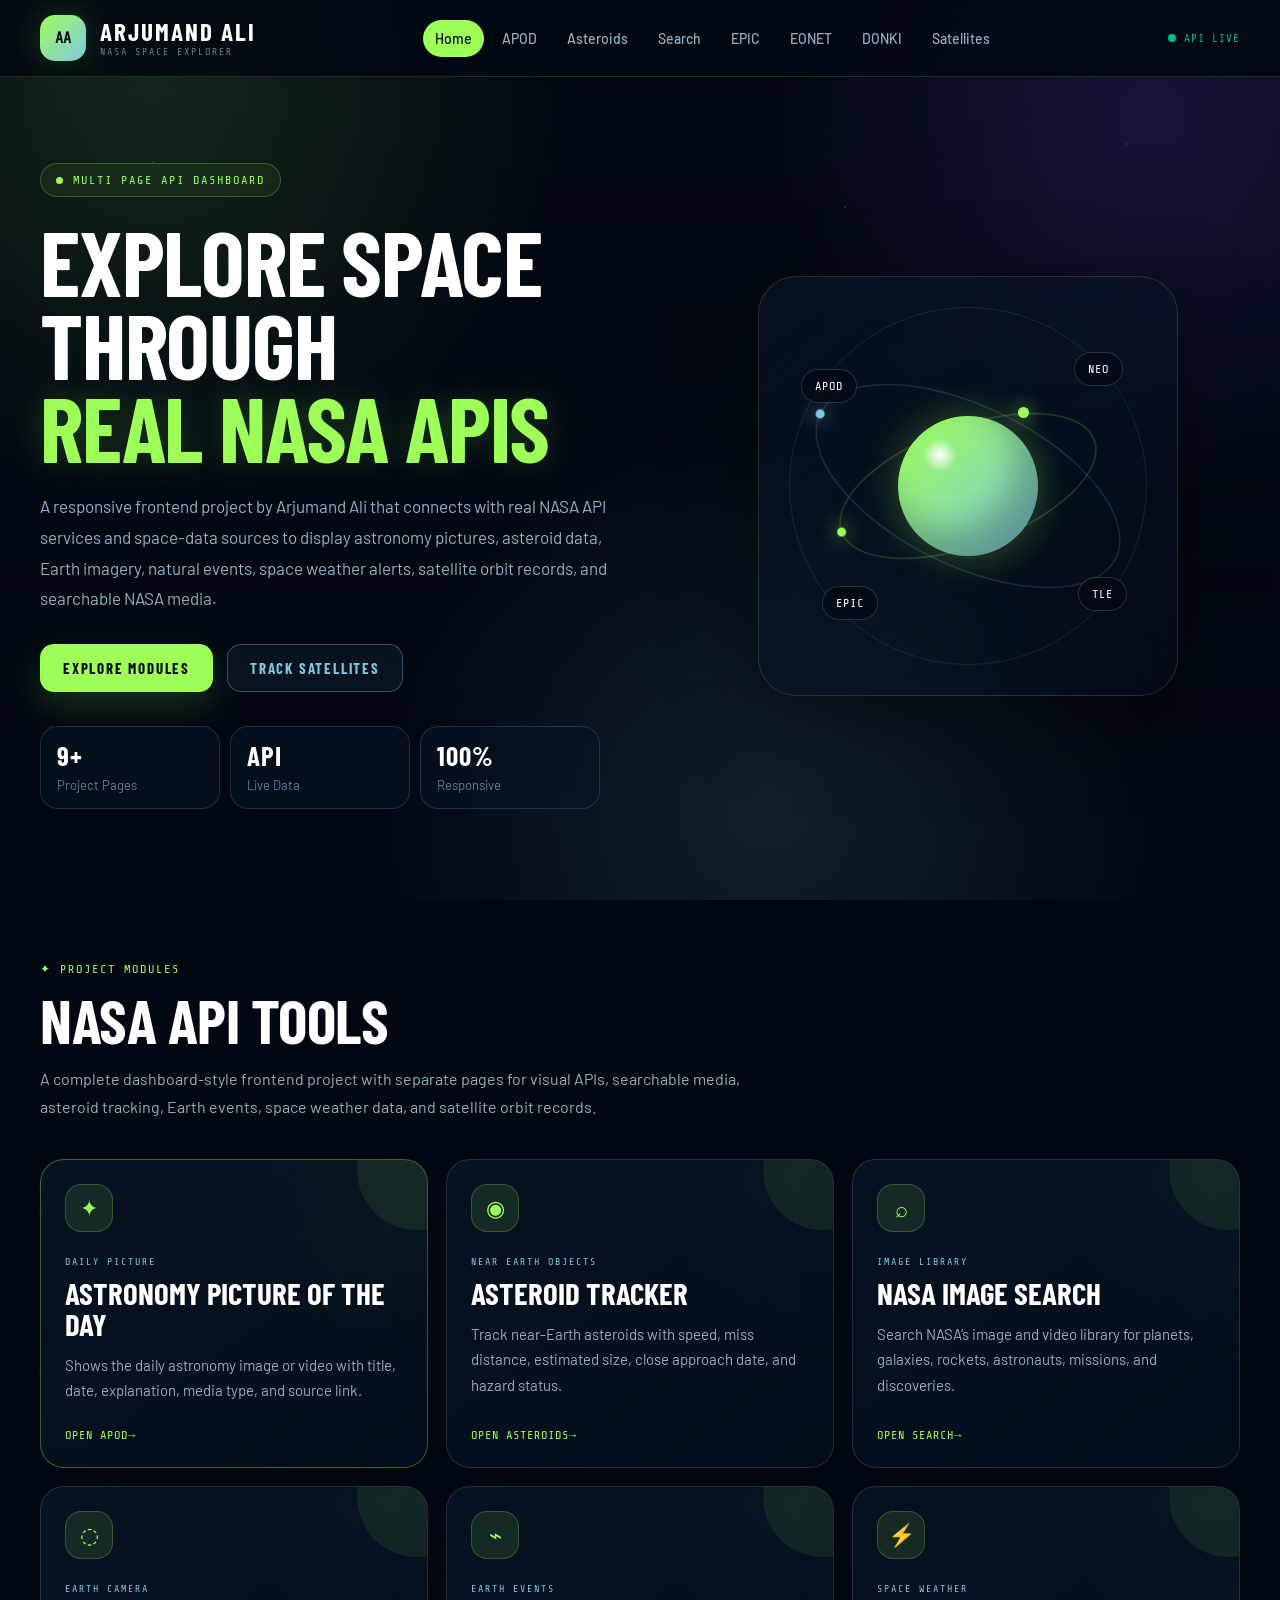
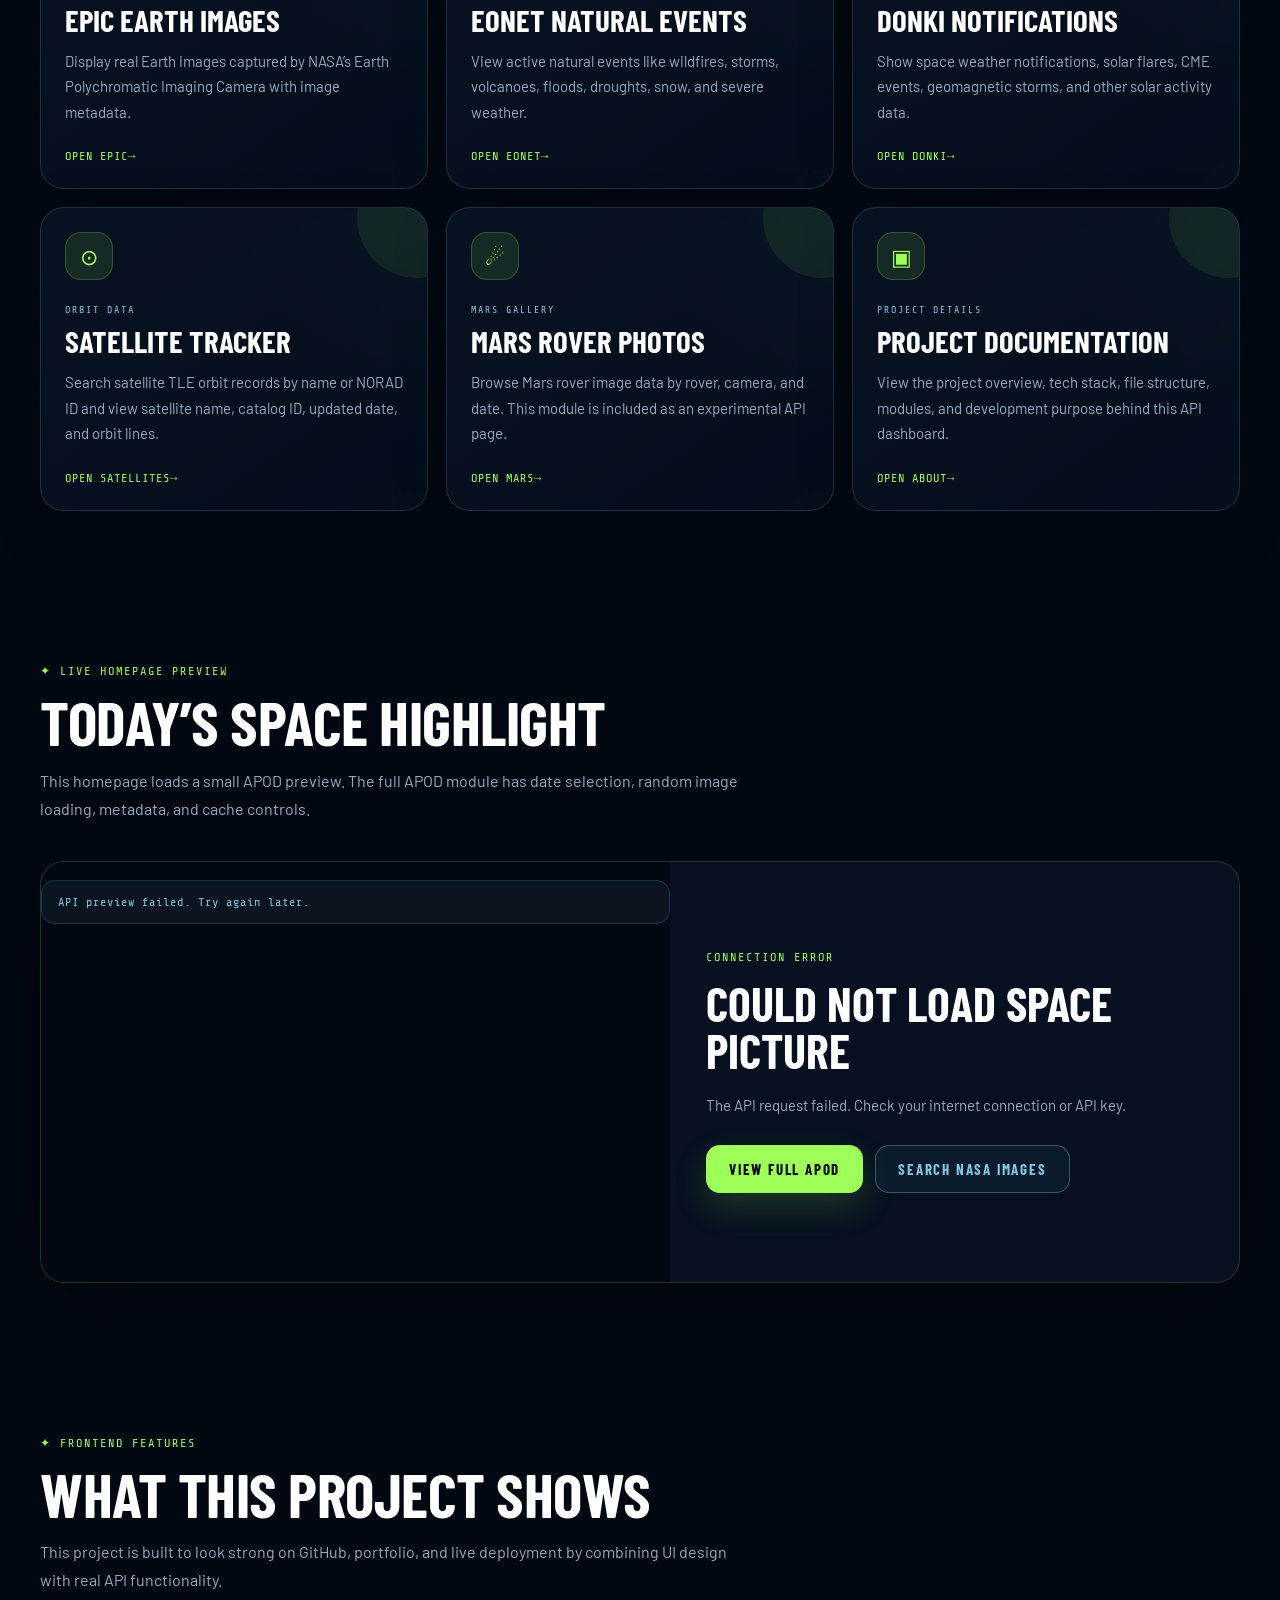
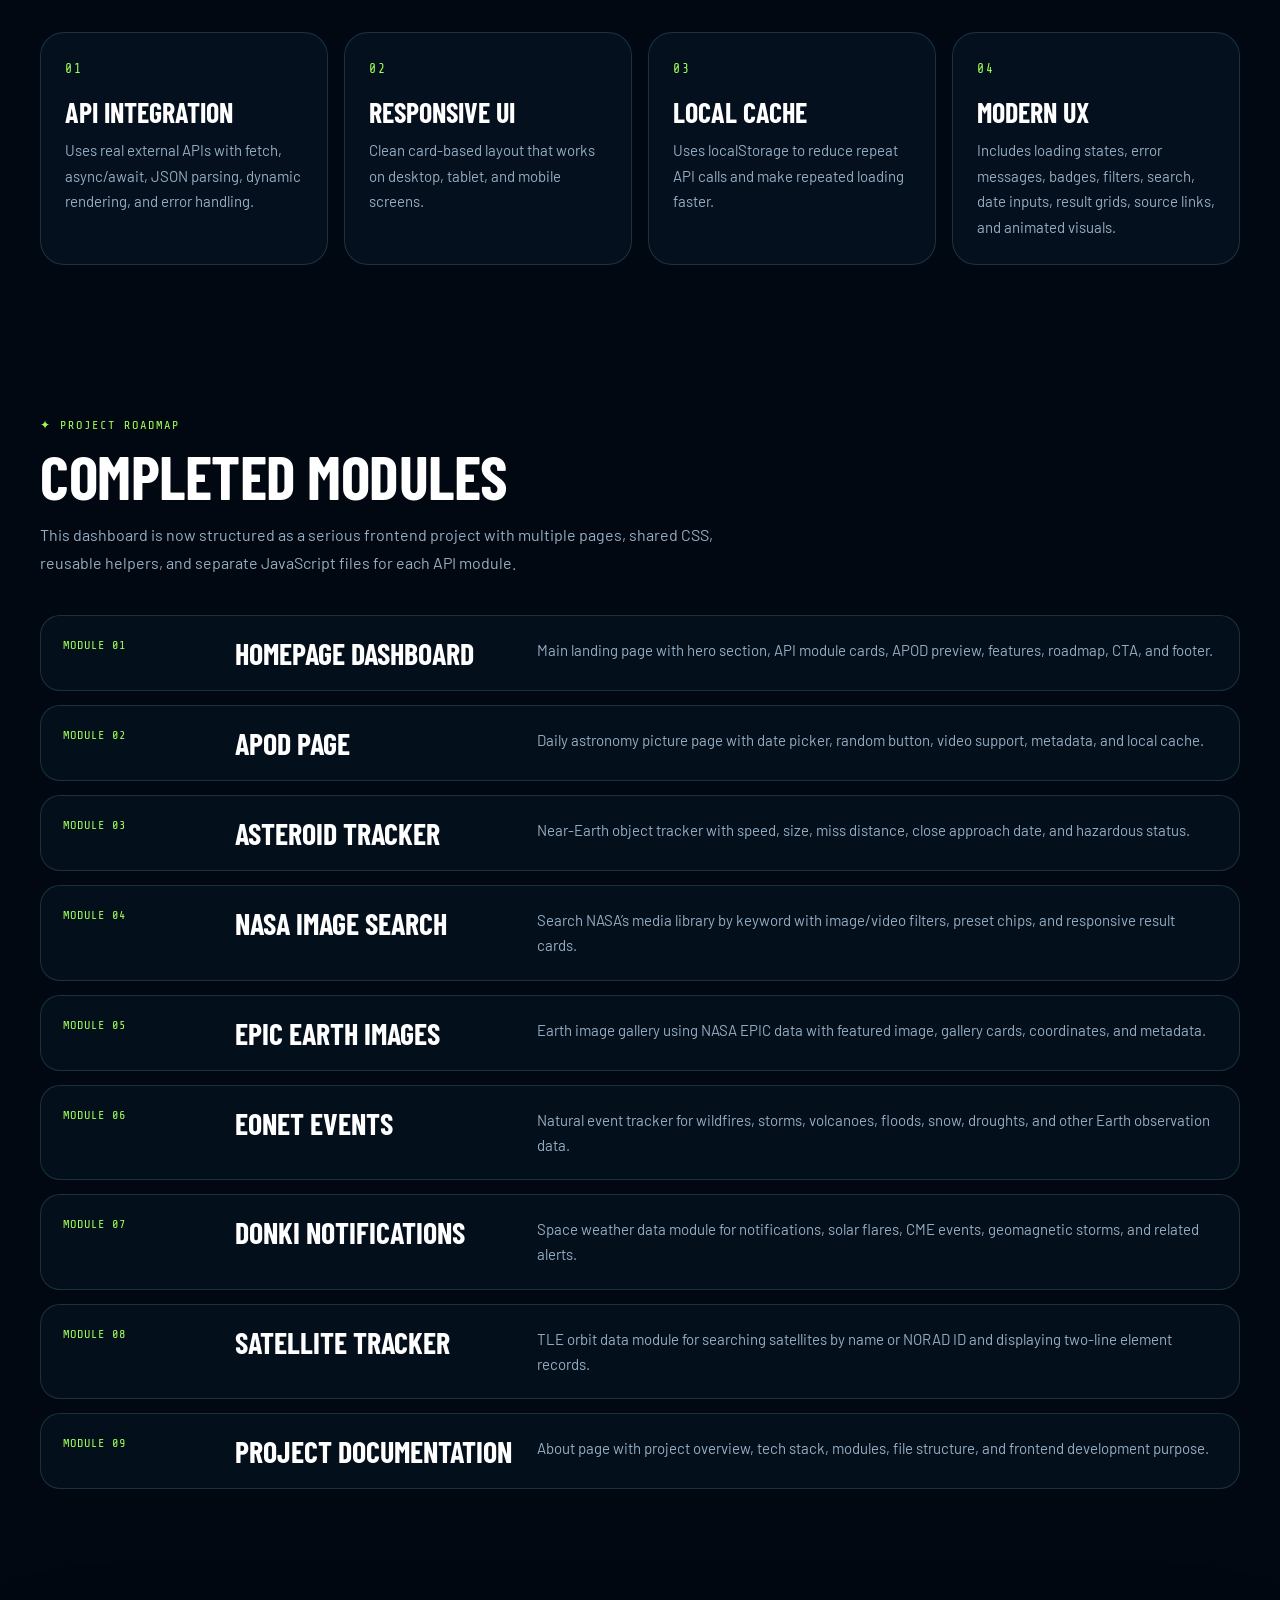
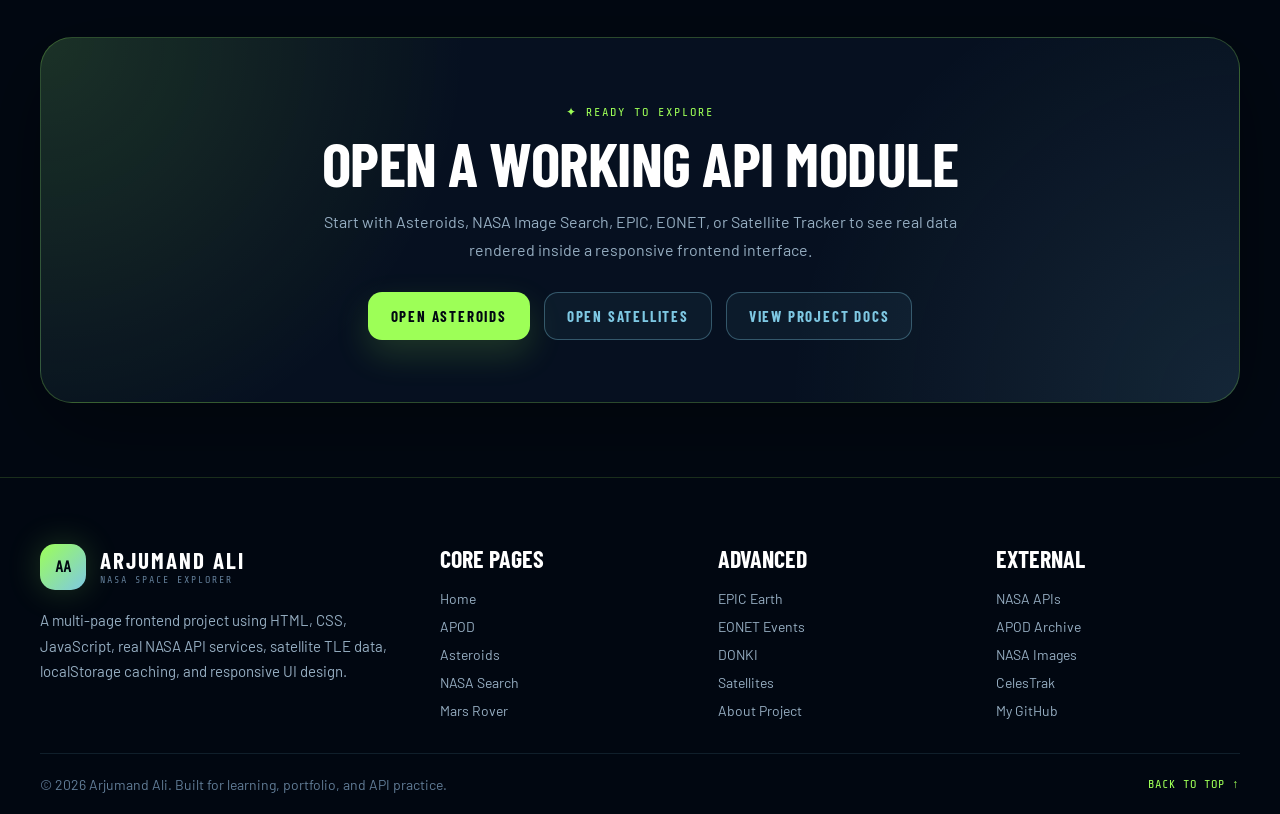
<file: index.html>
<!DOCTYPE html>
<html lang="en">
<head>
  <meta charset="UTF-8" />

  <meta name="viewport" content="width=device-width, initial-scale=1.0" />
  <meta name="google-site-verification" content="B_BY0aHc-bYNOh7rMJQ_B2EiU2n_liuHeeQvFiiaOPg" />

  <meta
    name="description"
    content="NASA Space Explorer by Arjumand Ali — a responsive multi-page JavaScript project using NASA APIs and space data including APOD, Mars Rover Photos, Asteroids, EPIC Earth Images, EONET Natural Events, DONKI Notifications, Satellite TLE data, and NASA Image Search."
  />

  <meta
    name="keywords"
    content="NASA API, APOD API, Mars Rover API, Asteroids API, EPIC API, EONET API, DONKI API, TLE API, Satellite Tracker, JavaScript Project, Arjumand Ali, Front End Developer"
  />

  <meta name="author" content="Arjumand Ali" />

  <title>NASA Space Explorer — Arjumand Ali</title>

  <!-- Google Fonts -->
  <link rel="preconnect" href="https://fonts.googleapis.com" />
  <link rel="preconnect" href="https://fonts.gstatic.com" crossorigin />

  <link
    href="https://fonts.googleapis.com/css2?family=Barlow+Condensed:wght@300;400;600;700&family=Barlow:wght@300;400;500;600;700&family=Share+Tech+Mono&display=swap"
    rel="stylesheet"
  />

  <!-- CSS Files -->
  <link rel="stylesheet" href="./css/style.css" />
  <link rel="stylesheet" href="./css/responsive.css" />
</head>

<body>
  <!-- ================= HEADER ================= -->
  <header class="site-header" id="top">
    <div class="container header-inner">
      <a href="./index.html" class="brand" aria-label="NASA Space Explorer Home">
        <span class="brand-mark">AA</span>

        <span class="brand-text">
          <span class="brand-name">Arjumand Ali</span>
          <span class="brand-subtitle">NASA Space Explorer</span>
        </span>
      </a>

      <nav class="main-nav" aria-label="Main Navigation">
        <a href="./index.html" class="nav-link active">Home</a>
        <a href="./pages/apod.html" class="nav-link">APOD</a>
        <a href="./pages/asteroids.html" class="nav-link">Asteroids</a>
        <a href="./pages/search.html" class="nav-link">Search</a>
        <a href="./pages/epic.html" class="nav-link">EPIC</a>
        <a href="./pages/eonet.html" class="nav-link">EONET</a>
        <a href="./pages/donki.html" class="nav-link">DONKI</a>
        <a href="./pages/satellites.html" class="nav-link">Satellites</a>
      </nav>

      <div class="header-status">
        <span class="status-dot"></span>
        <span class="status-text">API Live</span>
      </div>

      <button class="menu-toggle" id="menuToggle" aria-label="Open Menu">
        <span></span>
        <span></span>
      </button>
    </div>

    <!-- Mobile Menu -->
    <div class="mobile-menu" id="mobileMenu">
      <a href="./index.html" class="mobile-link active">Home</a>
      <a href="./pages/apod.html" class="mobile-link">APOD</a>
      <a href="./pages/mars.html" class="mobile-link">Mars Rover</a>
      <a href="./pages/asteroids.html" class="mobile-link">Asteroids</a>
      <a href="./pages/search.html" class="mobile-link">NASA Search</a>
      <a href="./pages/epic.html" class="mobile-link">EPIC Earth</a>
      <a href="./pages/eonet.html" class="mobile-link">EONET Events</a>
      <a href="./pages/donki.html" class="mobile-link">DONKI</a>
      <a href="./pages/satellites.html" class="mobile-link">Satellites</a>
      <a href="./pages/about.html" class="mobile-link">About</a>
    </div>
  </header>

  <!-- ================= HERO ================= -->
  <main>
    <section class="hero-section">
      <div class="container hero-grid">
        <div class="hero-content">
          <div class="eyebrow">
            <span class="eyebrow-dot"></span>
            Multi Page API Dashboard
          </div>

          <h1>
            Explore Space Through
            <span>Real NASA APIs</span>
          </h1>

          <p class="hero-description">
            A responsive frontend project by Arjumand Ali that connects with real
            NASA API services and space-data sources to display astronomy pictures,
            asteroid data, Earth imagery, natural events, space weather alerts,
            satellite orbit records, and searchable NASA media.
          </p>

          <div class="hero-actions">
            <a href="#api-tools" class="btn btn-primary">Explore Modules</a>
            <a href="./pages/satellites.html" class="btn btn-outline">
              Track Satellites
            </a>
          </div>

          <div class="hero-meta">
            <div class="meta-item">
              <strong>9+</strong>
              <span>Project Pages</span>
            </div>

            <div class="meta-item">
              <strong>API</strong>
              <span>Live Data</span>
            </div>

            <div class="meta-item">
              <strong>100%</strong>
              <span>Responsive</span>
            </div>
          </div>
        </div>

        <div class="hero-visual">
          <div class="orbit-card">
            <div class="orbit-ring orbit-ring-one"></div>
            <div class="orbit-ring orbit-ring-two"></div>
            <div class="planet-core"></div>

            <div class="floating-chip chip-one">APOD</div>
            <div class="floating-chip chip-two">NEO</div>
            <div class="floating-chip chip-three">EPIC</div>
            <div class="floating-chip chip-four">TLE</div>
          </div>
        </div>
      </div>
    </section>

    <!-- ================= API TOOL CARDS ================= -->
    <section class="api-tools-section" id="api-tools">
      <div class="container">
        <div class="section-head">
          <span class="section-kicker">Project Modules</span>

          <h2>NASA API Tools</h2>

          <p>
            A complete dashboard-style frontend project with separate pages for
            visual APIs, searchable media, asteroid tracking, Earth events, space
            weather data, and satellite orbit records.
          </p>
        </div>

        <div class="api-card-grid">
          <!-- APOD -->
          <article class="api-card featured">
            <div class="api-card-icon">✦</div>

            <div class="api-card-content">
              <span class="api-label">Daily Picture</span>
              <h3>Astronomy Picture of the Day</h3>
              <p>
                Shows the daily astronomy image or video with title, date,
                explanation, media type, and source link.
              </p>
            </div>

            <a href="./pages/apod.html" class="card-link">Open APOD</a>
          </article>

          <!-- Asteroids -->
          <article class="api-card">
            <div class="api-card-icon">◉</div>

            <div class="api-card-content">
              <span class="api-label">Near Earth Objects</span>
              <h3>Asteroid Tracker</h3>
              <p>
                Track near-Earth asteroids with speed, miss distance, estimated
                size, close approach date, and hazard status.
              </p>
            </div>

            <a href="./pages/asteroids.html" class="card-link">Open Asteroids</a>
          </article>

          <!-- NASA Search -->
          <article class="api-card">
            <div class="api-card-icon">⌕</div>

            <div class="api-card-content">
              <span class="api-label">Image Library</span>
              <h3>NASA Image Search</h3>
              <p>
                Search NASA’s image and video library for planets, galaxies,
                rockets, astronauts, missions, and discoveries.
              </p>
            </div>

            <a href="./pages/search.html" class="card-link">Open Search</a>
          </article>

          <!-- EPIC -->
          <article class="api-card">
            <div class="api-card-icon">◌</div>

            <div class="api-card-content">
              <span class="api-label">Earth Camera</span>
              <h3>EPIC Earth Images</h3>
              <p>
                Display real Earth images captured by NASA’s Earth Polychromatic
                Imaging Camera with image metadata.
              </p>
            </div>

            <a href="./pages/epic.html" class="card-link">Open EPIC</a>
          </article>

          <!-- EONET -->
          <article class="api-card">
            <div class="api-card-icon">⌁</div>

            <div class="api-card-content">
              <span class="api-label">Earth Events</span>
              <h3>EONET Natural Events</h3>
              <p>
                View active natural events like wildfires, storms, volcanoes,
                floods, droughts, snow, and severe weather.
              </p>
            </div>

            <a href="./pages/eonet.html" class="card-link">Open EONET</a>
          </article>

          <!-- DONKI -->
          <article class="api-card">
            <div class="api-card-icon">⚡</div>

            <div class="api-card-content">
              <span class="api-label">Space Weather</span>
              <h3>DONKI Notifications</h3>
              <p>
                Show space weather notifications, solar flares, CME events,
                geomagnetic storms, and other solar activity data.
              </p>
            </div>

            <a href="./pages/donki.html" class="card-link">Open DONKI</a>
          </article>

          <!-- Satellites -->
          <article class="api-card">
            <div class="api-card-icon">⊙</div>

            <div class="api-card-content">
              <span class="api-label">Orbit Data</span>
              <h3>Satellite Tracker</h3>
              <p>
                Search satellite TLE orbit records by name or NORAD ID and view
                satellite name, catalog ID, updated date, and orbit lines.
              </p>
            </div>

            <a href="./pages/satellites.html" class="card-link">Open Satellites</a>
          </article>

          <!-- Mars Rover -->
          <article class="api-card">
            <div class="api-card-icon">☄</div>

            <div class="api-card-content">
              <span class="api-label">Mars Gallery</span>
              <h3>Mars Rover Photos</h3>
              <p>
                Browse Mars rover image data by rover, camera, and date. This
                module is included as an experimental API page.
              </p>
            </div>

            <a href="./pages/mars.html" class="card-link">Open Mars</a>
          </article>

          <!-- Documentation -->
          <article class="api-card">
            <div class="api-card-icon">▣</div>

            <div class="api-card-content">
              <span class="api-label">Project Details</span>
              <h3>Project Documentation</h3>
              <p>
                View the project overview, tech stack, file structure, modules,
                and development purpose behind this API dashboard.
              </p>
            </div>

            <a href="./pages/about.html" class="card-link">Open About</a>
          </article>
        </div>
      </div>
    </section>

    <!-- ================= LIVE PREVIEW SECTION ================= -->
    <section class="preview-section">
      <div class="container">
        <div class="section-head">
          <span class="section-kicker">Live Homepage Preview</span>

          <h2>Today’s Space Highlight</h2>

          <p>
            This homepage loads a small APOD preview. The full APOD module has
            date selection, random image loading, metadata, and cache controls.
          </p>
        </div>

        <div class="preview-card" id="homePreviewCard">
          <div class="preview-media" id="homePreviewMedia">
            <div class="skeleton-box"></div>
          </div>

          <div class="preview-content">
            <span class="preview-date" id="homePreviewDate">Loading...</span>

            <h3 id="homePreviewTitle">Fetching today’s space picture</h3>

            <p id="homePreviewText">
              Please wait while the project connects to the API.
            </p>

            <div class="preview-actions">
              <a href="./pages/apod.html" class="btn btn-primary">View Full APOD</a>
              <a href="./pages/search.html" class="btn btn-outline">Search NASA Images</a>
            </div>
          </div>
        </div>
      </div>
    </section>

    <!-- ================= FEATURES ================= -->
    <section class="features-section">
      <div class="container">
        <div class="section-head">
          <span class="section-kicker">Frontend Features</span>

          <h2>What This Project Shows</h2>

          <p>
            This project is built to look strong on GitHub, portfolio, and live
            deployment by combining UI design with real API functionality.
          </p>
        </div>

        <div class="features-grid">
          <div class="feature-item">
            <span class="feature-number">01</span>
            <h3>API Integration</h3>
            <p>
              Uses real external APIs with fetch, async/await, JSON parsing,
              dynamic rendering, and error handling.
            </p>
          </div>

          <div class="feature-item">
            <span class="feature-number">02</span>
            <h3>Responsive UI</h3>
            <p>
              Clean card-based layout that works on desktop, tablet, and mobile
              screens.
            </p>
          </div>

          <div class="feature-item">
            <span class="feature-number">03</span>
            <h3>Local Cache</h3>
            <p>
              Uses localStorage to reduce repeat API calls and make repeated
              loading faster.
            </p>
          </div>

          <div class="feature-item">
            <span class="feature-number">04</span>
            <h3>Modern UX</h3>
            <p>
              Includes loading states, error messages, badges, filters, search,
              date inputs, result grids, source links, and animated visuals.
            </p>
          </div>
        </div>
      </div>
    </section>

    <!-- ================= BUILD PLAN ================= -->
    <section class="build-plan-section">
      <div class="container">
        <div class="section-head">
          <span class="section-kicker">Project Roadmap</span>

          <h2>Completed Modules</h2>

          <p>
            This dashboard is now structured as a serious frontend project with
            multiple pages, shared CSS, reusable helpers, and separate JavaScript
            files for each API module.
          </p>
        </div>

        <div class="timeline">
          <div class="timeline-item">
            <span class="timeline-step">Module 01</span>
            <h3>Homepage Dashboard</h3>
            <p>
              Main landing page with hero section, API module cards, APOD preview,
              features, roadmap, CTA, and footer.
            </p>
          </div>

          <div class="timeline-item">
            <span class="timeline-step">Module 02</span>
            <h3>APOD Page</h3>
            <p>
              Daily astronomy picture page with date picker, random button,
              video support, metadata, and local cache.
            </p>
          </div>

          <div class="timeline-item">
            <span class="timeline-step">Module 03</span>
            <h3>Asteroid Tracker</h3>
            <p>
              Near-Earth object tracker with speed, size, miss distance, close
              approach date, and hazardous status.
            </p>
          </div>

          <div class="timeline-item">
            <span class="timeline-step">Module 04</span>
            <h3>NASA Image Search</h3>
            <p>
              Search NASA’s media library by keyword with image/video filters,
              preset chips, and responsive result cards.
            </p>
          </div>

          <div class="timeline-item">
            <span class="timeline-step">Module 05</span>
            <h3>EPIC Earth Images</h3>
            <p>
              Earth image gallery using NASA EPIC data with featured image,
              gallery cards, coordinates, and metadata.
            </p>
          </div>

          <div class="timeline-item">
            <span class="timeline-step">Module 06</span>
            <h3>EONET Events</h3>
            <p>
              Natural event tracker for wildfires, storms, volcanoes, floods,
              snow, droughts, and other Earth observation data.
            </p>
          </div>

          <div class="timeline-item">
            <span class="timeline-step">Module 07</span>
            <h3>DONKI Notifications</h3>
            <p>
              Space weather data module for notifications, solar flares, CME
              events, geomagnetic storms, and related alerts.
            </p>
          </div>

          <div class="timeline-item">
            <span class="timeline-step">Module 08</span>
            <h3>Satellite Tracker</h3>
            <p>
              TLE orbit data module for searching satellites by name or NORAD ID
              and displaying two-line element records.
            </p>
          </div>

          <div class="timeline-item">
            <span class="timeline-step">Module 09</span>
            <h3>Project Documentation</h3>
            <p>
              About page with project overview, tech stack, modules, file
              structure, and frontend development purpose.
            </p>
          </div>
        </div>
      </div>
    </section>

    <!-- ================= CTA ================= -->
    <section class="cta-section">
      <div class="container">
        <div class="cta-box">
          <span class="section-kicker">Ready To Explore</span>

          <h2>Open A Working API Module</h2>

          <p>
            Start with Asteroids, NASA Image Search, EPIC, EONET, or Satellite
            Tracker to see real data rendered inside a responsive frontend interface.
          </p>

          <div class="cta-actions">
            <a href="./pages/asteroids.html" class="btn btn-primary">Open Asteroids</a>
            <a href="./pages/satellites.html" class="btn btn-outline">Open Satellites</a>
            <a href="./pages/about.html" class="btn btn-outline">View Project Docs</a>
          </div>
        </div>
      </div>
    </section>
  </main>

  <!-- ================= FOOTER ================= -->
  <footer class="site-footer">
    <div class="container footer-grid">
      <div class="footer-brand">
        <a href="./index.html" class="brand footer-logo">
          <span class="brand-mark">AA</span>

          <span class="brand-text">
            <span class="brand-name">Arjumand Ali</span>
            <span class="brand-subtitle">NASA Space Explorer</span>
          </span>
        </a>

        <p>
          A multi-page frontend project using HTML, CSS, JavaScript, real NASA
          API services, satellite TLE data, localStorage caching, and responsive UI design.
        </p>
      </div>

      <div class="footer-links">
        <h3>Core Pages</h3>

        <a href="./index.html">Home</a>
        <a href="./pages/apod.html">APOD</a>
        <a href="./pages/asteroids.html">Asteroids</a>
        <a href="./pages/search.html">NASA Search</a>
        <a href="./pages/mars.html">Mars Rover</a>
      </div>

      <div class="footer-links">
        <h3>Advanced</h3>

        <a href="./pages/epic.html">EPIC Earth</a>
        <a href="./pages/eonet.html">EONET Events</a>
        <a href="./pages/donki.html">DONKI</a>
        <a href="./pages/satellites.html">Satellites</a>
        <a href="./pages/about.html">About Project</a>
      </div>

      <div class="footer-links">
        <h3>External</h3>

        <a href="https://api.nasa.gov/" target="_blank">NASA APIs</a>
        <a href="https://apod.nasa.gov/" target="_blank">APOD Archive</a>
        <a href="https://images.nasa.gov/" target="_blank">NASA Images</a>
        <a href="https://celestrak.org/" target="_blank">CelesTrak</a>
        <a href="https://github.com/arjumand-codes" target="_blank">My GitHub</a>
      </div>
    </div>

    <div class="container footer-bottom">
      <p>© 2026 Arjumand Ali. Built for learning, portfolio, and API practice.</p>

      <a href="#top" class="back-to-top">Back To Top ↑</a>
    </div>
  </footer>

  <!-- JavaScript Files -->
  <script src="./js/config.js"></script>
  <script src="./js/helpers.js"></script>
  <script src="./js/main.js"></script>
</body>
</html>
</file>
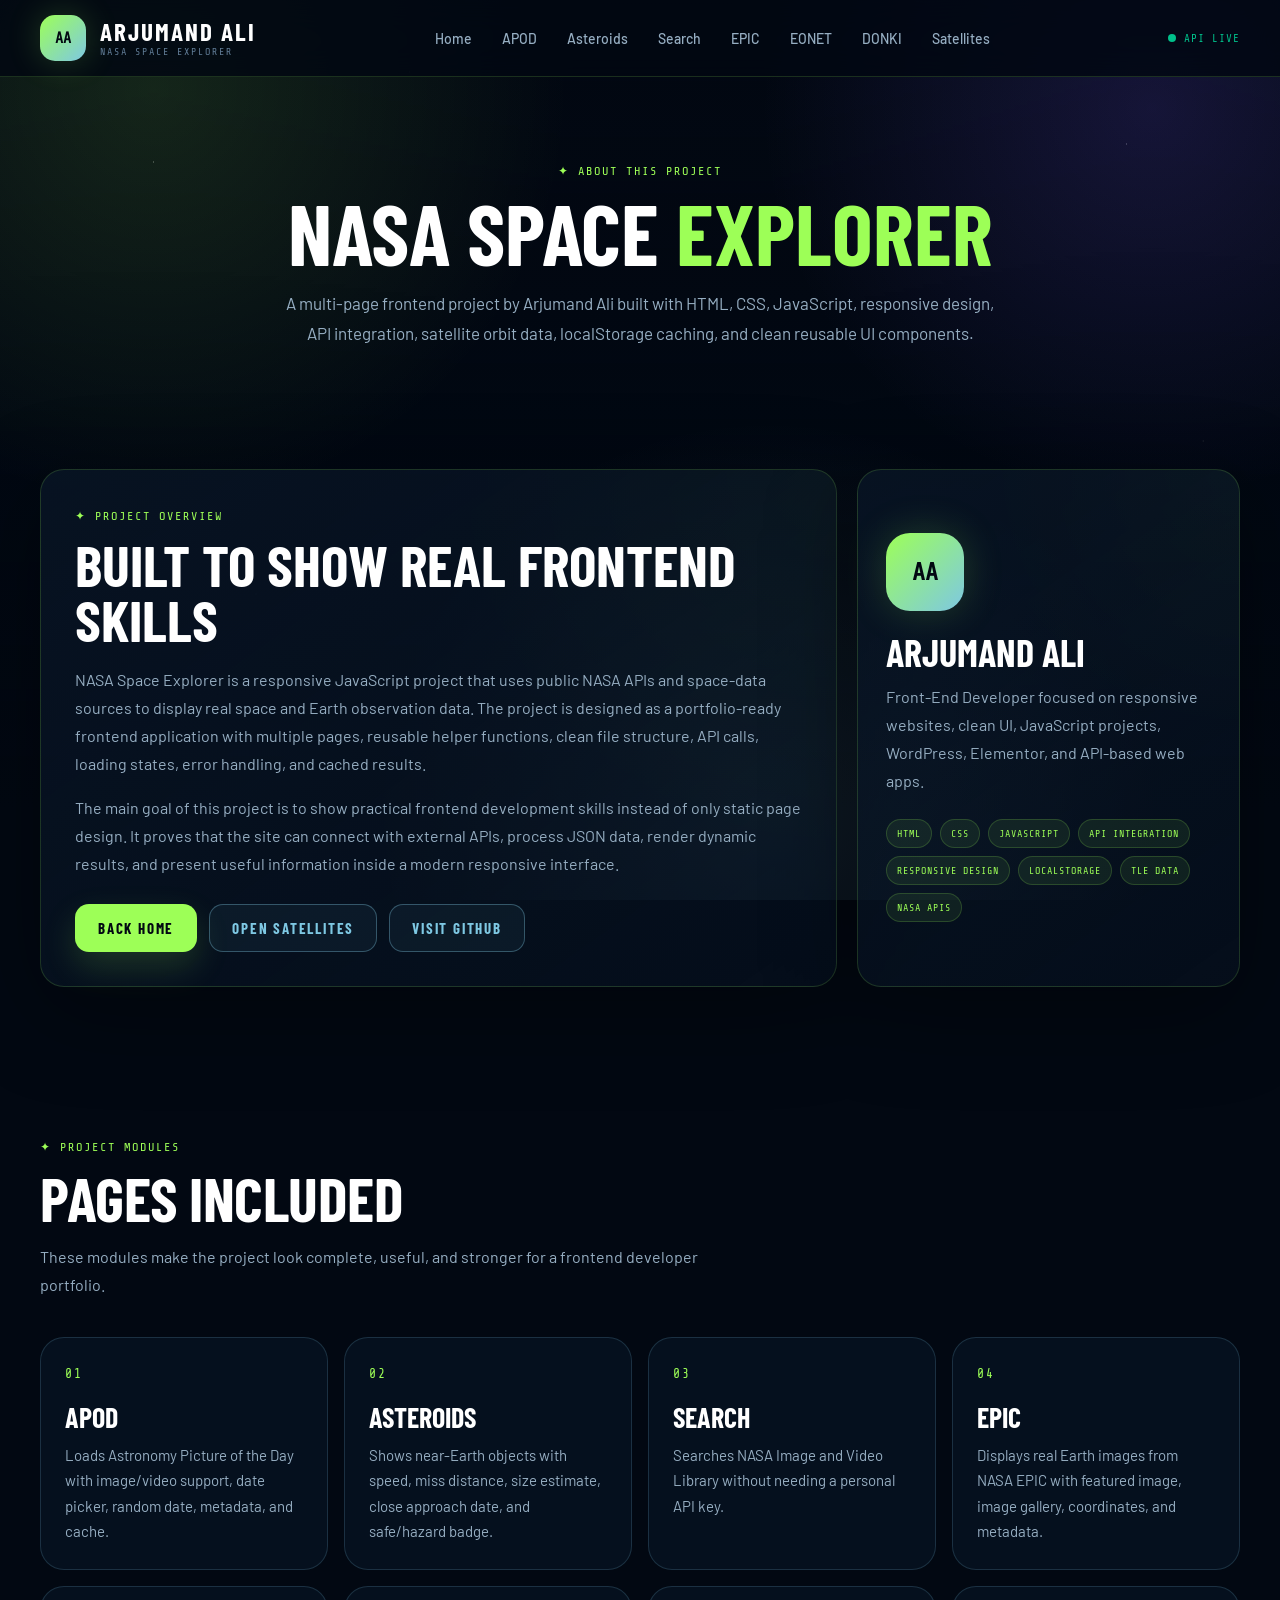
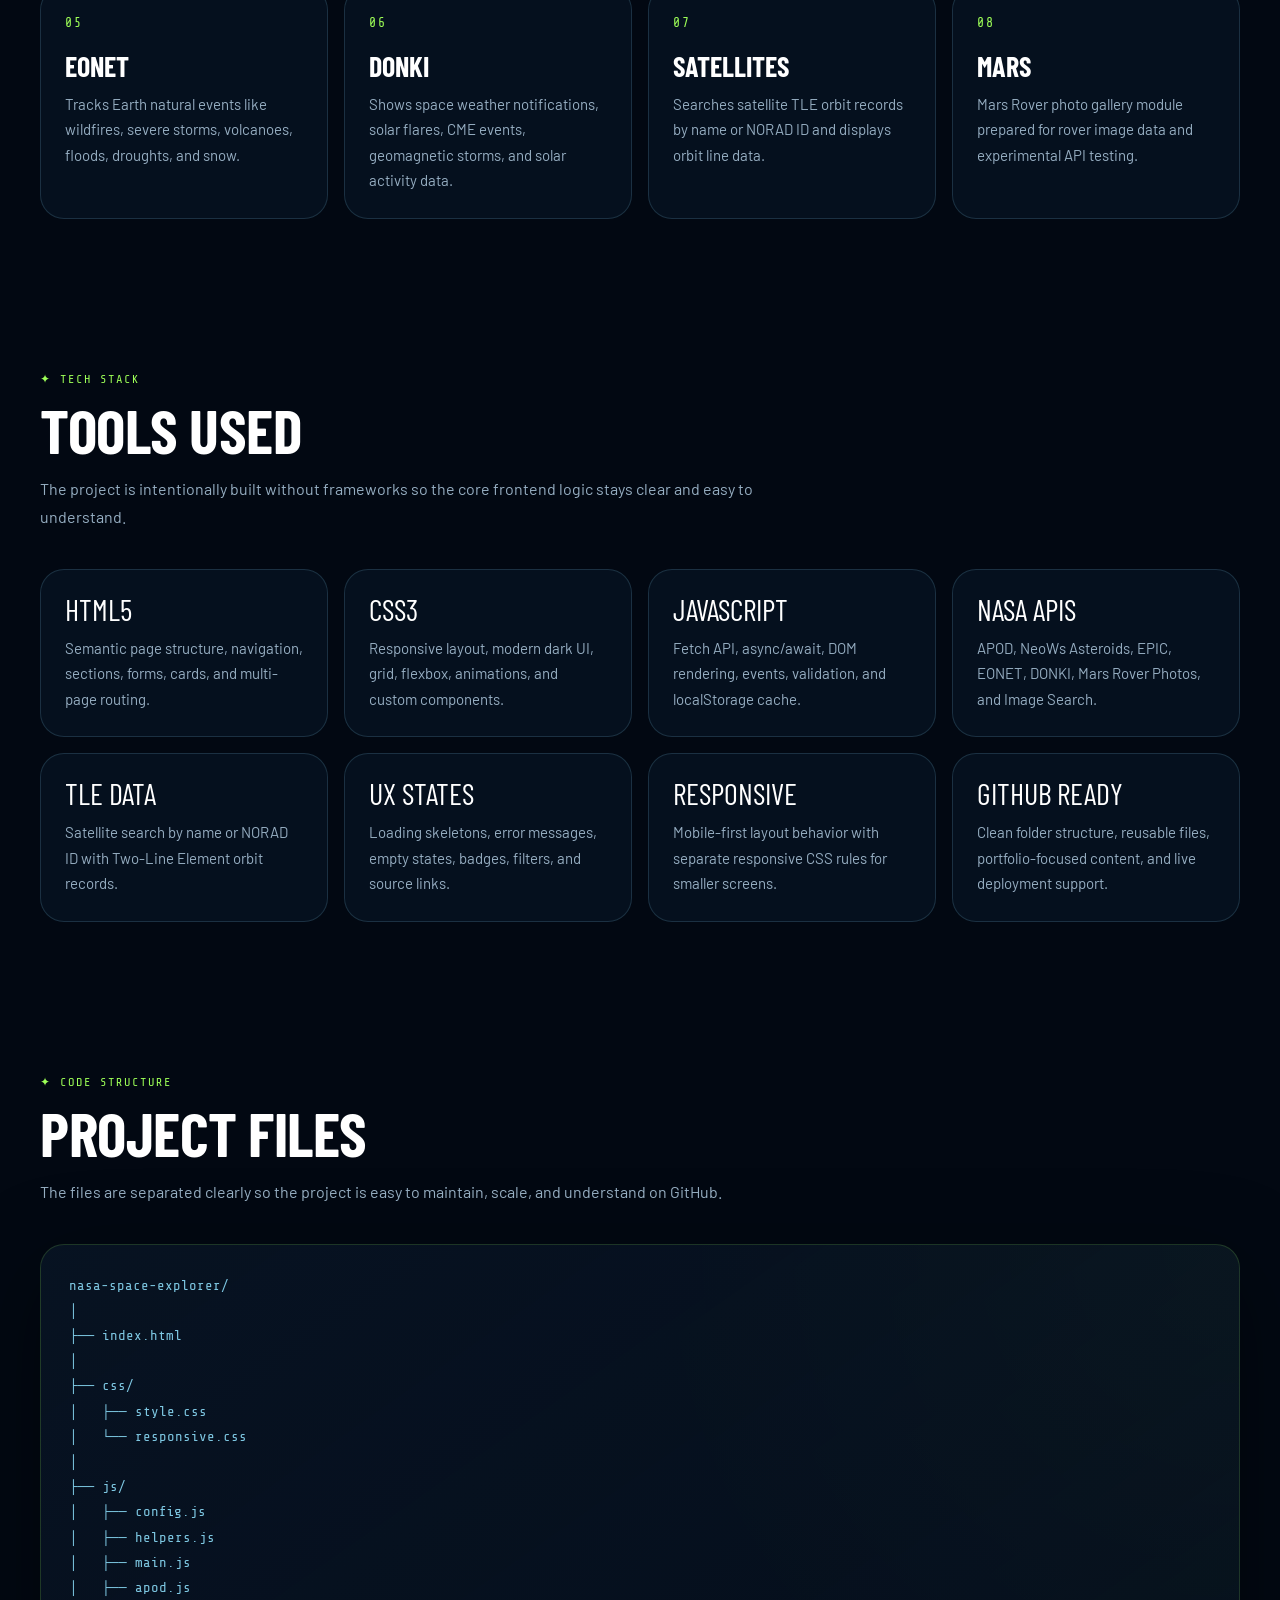
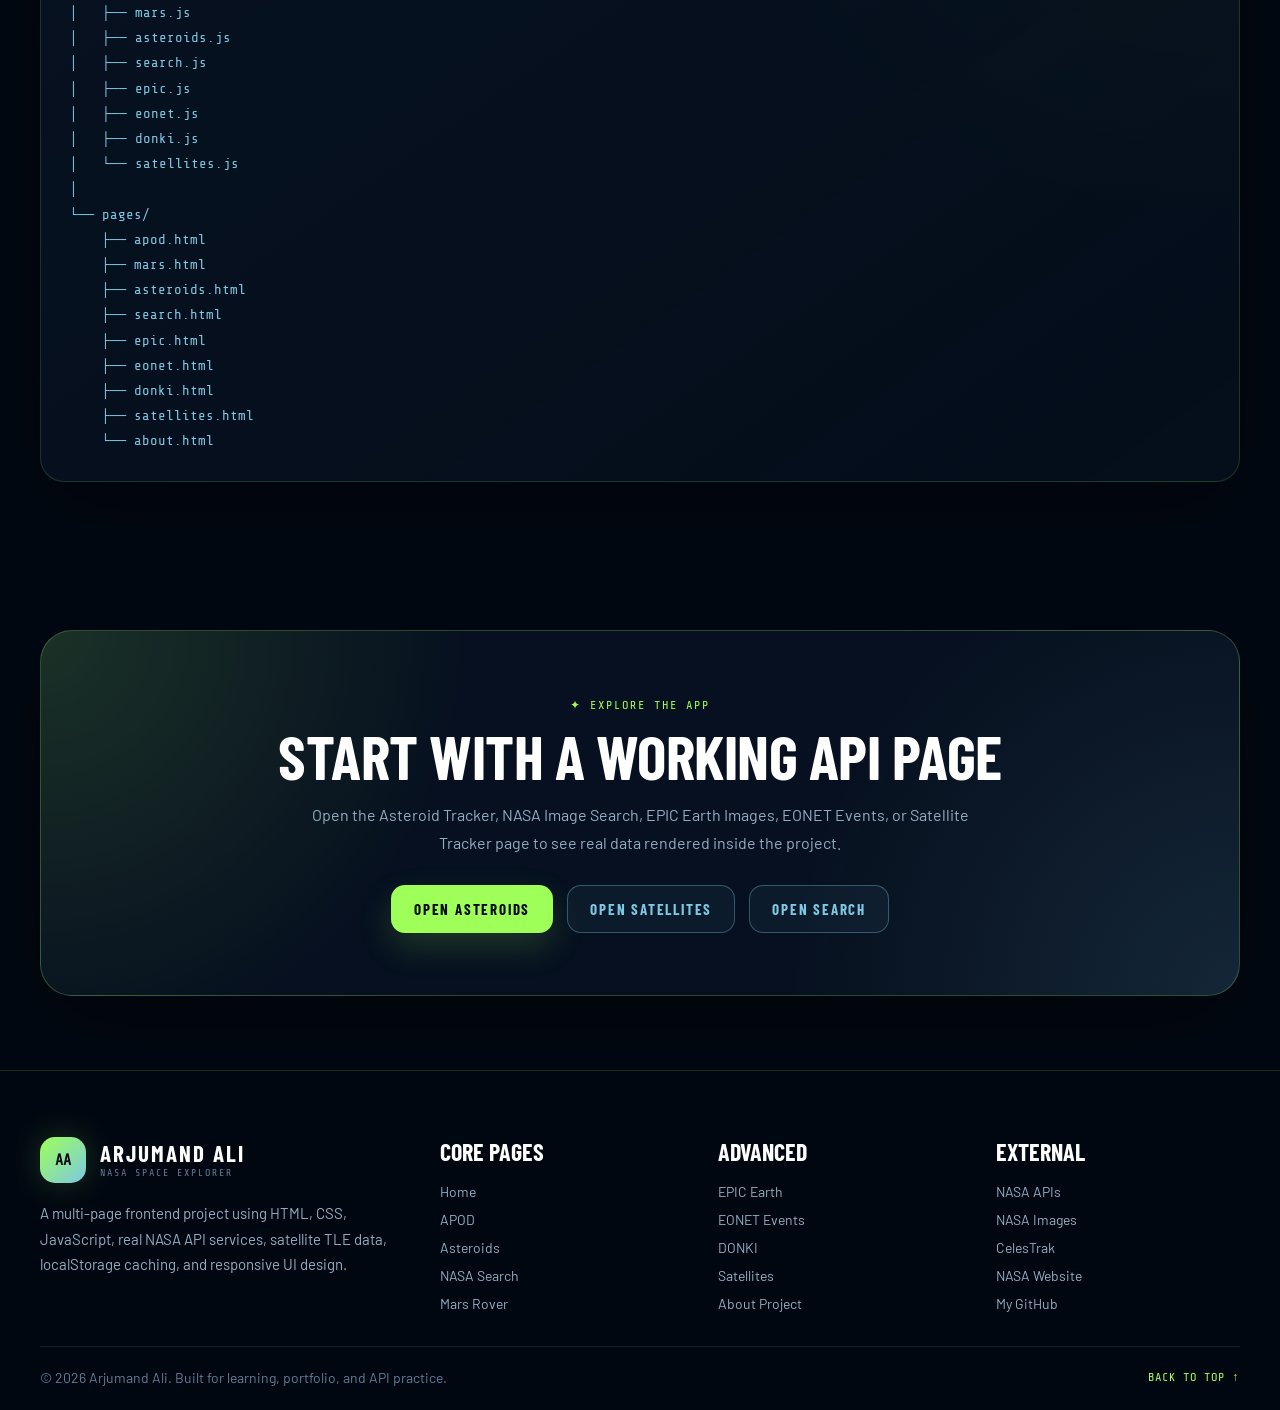
<file: pages/about.html>
<!DOCTYPE html>
<html lang="en">
<head>
  <meta charset="UTF-8" />

  <meta name="viewport" content="width=device-width, initial-scale=1.0" />

  <meta
    name="description"
    content="About NASA Space Explorer by Arjumand Ali — a multi-page JavaScript project using NASA APIs, space data, satellite TLE data, and responsive frontend design."
  />

  <meta
    name="keywords"
    content="NASA Space Explorer, Arjumand Ali, JavaScript API Project, Front End Developer, NASA APIs, Satellite Tracker, TLE API, APOD, Asteroids, EPIC, EONET, DONKI"
  />

  <meta name="author" content="Arjumand Ali" />

  <title>About Project — NASA Space Explorer</title>

  <!-- Google Fonts -->
  <link rel="preconnect" href="https://fonts.googleapis.com" />
  <link rel="preconnect" href="https://fonts.gstatic.com" crossorigin />

  <link
    href="https://fonts.googleapis.com/css2?family=Barlow+Condensed:wght@300;400;600;700&family=Barlow:wght@300;400;500;600;700&family=Share+Tech+Mono&display=swap"
    rel="stylesheet"
  />

  <!-- CSS Files -->
  <link rel="stylesheet" href="../css/style.css" />
  <link rel="stylesheet" href="../css/responsive.css" />
</head>

<body>
  <!-- ================= HEADER ================= -->
  <header class="site-header" id="top">
    <div class="container header-inner">
      <a href="../index.html" class="brand" aria-label="NASA Space Explorer Home">
        <span class="brand-mark">AA</span>

        <span class="brand-text">
          <span class="brand-name">Arjumand Ali</span>
          <span class="brand-subtitle">NASA Space Explorer</span>
        </span>
      </a>

      <nav class="main-nav" aria-label="Main Navigation">
        <a href="../index.html" class="nav-link">Home</a>
        <a href="./apod.html" class="nav-link">APOD</a>
        <a href="./asteroids.html" class="nav-link">Asteroids</a>
        <a href="./search.html" class="nav-link">Search</a>
        <a href="./epic.html" class="nav-link">EPIC</a>
        <a href="./eonet.html" class="nav-link">EONET</a>
        <a href="./donki.html" class="nav-link">DONKI</a>
        <a href="./satellites.html" class="nav-link">Satellites</a>
      </nav>

      <div class="header-status">
        <span class="status-dot"></span>
        <span class="status-text">API Live</span>
      </div>

      <button class="menu-toggle" id="menuToggle" aria-label="Open Menu">
        <span></span>
        <span></span>
      </button>
    </div>

    <!-- Mobile Menu -->
    <div class="mobile-menu" id="mobileMenu">
      <a href="../index.html" class="mobile-link">Home</a>
      <a href="./apod.html" class="mobile-link">APOD</a>
      <a href="./mars.html" class="mobile-link">Mars Rover</a>
      <a href="./asteroids.html" class="mobile-link">Asteroids</a>
      <a href="./search.html" class="mobile-link">NASA Search</a>
      <a href="./epic.html" class="mobile-link">EPIC Earth</a>
      <a href="./eonet.html" class="mobile-link">EONET Events</a>
      <a href="./donki.html" class="mobile-link">DONKI</a>
      <a href="./satellites.html" class="mobile-link">Satellites</a>
      <a href="./about.html" class="mobile-link active">About</a>
    </div>
  </header>

  <main>
    <!-- ================= PAGE HERO ================= -->
    <section class="page-hero">
      <div class="container">
        <span class="section-kicker">About This Project</span>

        <h1>
          NASA Space
          <span>Explorer</span>
        </h1>

        <p>
          A multi-page frontend project by Arjumand Ali built with HTML, CSS,
          JavaScript, responsive design, API integration, satellite orbit data,
          localStorage caching, and clean reusable UI components.
        </p>
      </div>
    </section>

    <!-- ================= ABOUT OVERVIEW ================= -->
    <section class="about-project-section">
      <div class="container">
        <div class="about-grid">
          <div class="about-main-card">
            <span class="section-kicker">Project Overview</span>

            <h2>Built To Show Real Frontend Skills</h2>

            <p>
              NASA Space Explorer is a responsive JavaScript project that uses
              public NASA APIs and space-data sources to display real space and
              Earth observation data. The project is designed as a portfolio-ready
              frontend application with multiple pages, reusable helper functions,
              clean file structure, API calls, loading states, error handling,
              and cached results.
            </p>

            <p>
              The main goal of this project is to show practical frontend
              development skills instead of only static page design. It proves
              that the site can connect with external APIs, process JSON data,
              render dynamic results, and present useful information inside a
              modern responsive interface.
            </p>

            <div class="about-actions">
              <a href="../index.html" class="btn btn-primary">Back Home</a>
              <a href="./satellites.html" class="btn btn-outline">Open Satellites</a>
              <a href="https://github.com/arjumand-codes" target="_blank" class="btn btn-outline">
                Visit GitHub
              </a>
            </div>
          </div>

          <div class="about-side-card">
            <div class="profile-badge">AA</div>

            <h3>Arjumand Ali</h3>

            <p>
              Front-End Developer focused on responsive websites, clean UI,
              JavaScript projects, WordPress, Elementor, and API-based web apps.
            </p>

            <div class="about-mini-list">
              <span>HTML</span>
              <span>CSS</span>
              <span>JavaScript</span>
              <span>API Integration</span>
              <span>Responsive Design</span>
              <span>localStorage</span>
              <span>TLE Data</span>
              <span>NASA APIs</span>
            </div>
          </div>
        </div>
      </div>
    </section>

    <!-- ================= MODULES ================= -->
    <section class="features-section">
      <div class="container">
        <div class="section-head">
          <span class="section-kicker">Project Modules</span>

          <h2>Pages Included</h2>

          <p>
            These modules make the project look complete, useful, and stronger
            for a frontend developer portfolio.
          </p>
        </div>

        <div class="features-grid">
          <div class="feature-item">
            <span class="feature-number">01</span>
            <h3>APOD</h3>
            <p>
              Loads Astronomy Picture of the Day with image/video support, date
              picker, random date, metadata, and cache.
            </p>
          </div>

          <div class="feature-item">
            <span class="feature-number">02</span>
            <h3>Asteroids</h3>
            <p>
              Shows near-Earth objects with speed, miss distance, size estimate,
              close approach date, and safe/hazard badge.
            </p>
          </div>

          <div class="feature-item">
            <span class="feature-number">03</span>
            <h3>Search</h3>
            <p>
              Searches NASA Image and Video Library without needing a personal
              API key.
            </p>
          </div>

          <div class="feature-item">
            <span class="feature-number">04</span>
            <h3>EPIC</h3>
            <p>
              Displays real Earth images from NASA EPIC with featured image,
              image gallery, coordinates, and metadata.
            </p>
          </div>

          <div class="feature-item">
            <span class="feature-number">05</span>
            <h3>EONET</h3>
            <p>
              Tracks Earth natural events like wildfires, severe storms,
              volcanoes, floods, droughts, and snow.
            </p>
          </div>

          <div class="feature-item">
            <span class="feature-number">06</span>
            <h3>DONKI</h3>
            <p>
              Shows space weather notifications, solar flares, CME events,
              geomagnetic storms, and solar activity data.
            </p>
          </div>

          <div class="feature-item">
            <span class="feature-number">07</span>
            <h3>Satellites</h3>
            <p>
              Searches satellite TLE orbit records by name or NORAD ID and
              displays orbit line data.
            </p>
          </div>

          <div class="feature-item">
            <span class="feature-number">08</span>
            <h3>Mars</h3>
            <p>
              Mars Rover photo gallery module prepared for rover image data and
              experimental API testing.
            </p>
          </div>
        </div>
      </div>
    </section>

    <!-- ================= TECH STACK ================= -->
    <section class="tech-stack-section">
      <div class="container">
        <div class="section-head">
          <span class="section-kicker">Tech Stack</span>

          <h2>Tools Used</h2>

          <p>
            The project is intentionally built without frameworks so the core
            frontend logic stays clear and easy to understand.
          </p>
        </div>

        <div class="tech-grid">
          <div class="tech-card">
            <span>HTML5</span>
            <p>Semantic page structure, navigation, sections, forms, cards, and multi-page routing.</p>
          </div>

          <div class="tech-card">
            <span>CSS3</span>
            <p>Responsive layout, modern dark UI, grid, flexbox, animations, and custom components.</p>
          </div>

          <div class="tech-card">
            <span>JavaScript</span>
            <p>Fetch API, async/await, DOM rendering, events, validation, and localStorage cache.</p>
          </div>

          <div class="tech-card">
            <span>NASA APIs</span>
            <p>APOD, NeoWs Asteroids, EPIC, EONET, DONKI, Mars Rover Photos, and Image Search.</p>
          </div>

          <div class="tech-card">
            <span>TLE Data</span>
            <p>Satellite search by name or NORAD ID with Two-Line Element orbit records.</p>
          </div>

          <div class="tech-card">
            <span>UX States</span>
            <p>Loading skeletons, error messages, empty states, badges, filters, and source links.</p>
          </div>

          <div class="tech-card">
            <span>Responsive</span>
            <p>Mobile-first layout behavior with separate responsive CSS rules for smaller screens.</p>
          </div>

          <div class="tech-card">
            <span>GitHub Ready</span>
            <p>Clean folder structure, reusable files, portfolio-focused content, and live deployment support.</p>
          </div>
        </div>
      </div>
    </section>

    <!-- ================= FILE STRUCTURE ================= -->
    <section class="build-plan-section">
      <div class="container">
        <div class="section-head">
          <span class="section-kicker">Code Structure</span>

          <h2>Project Files</h2>

          <p>
            The files are separated clearly so the project is easy to maintain,
            scale, and understand on GitHub.
          </p>
        </div>

        <div class="code-structure-card">
<pre><code>nasa-space-explorer/
│
├── index.html
│
├── css/
│   ├── style.css
│   └── responsive.css
│
├── js/
│   ├── config.js
│   ├── helpers.js
│   ├── main.js
│   ├── apod.js
│   ├── mars.js
│   ├── asteroids.js
│   ├── search.js
│   ├── epic.js
│   ├── eonet.js
│   ├── donki.js
│   └── satellites.js
│
└── pages/
    ├── apod.html
    ├── mars.html
    ├── asteroids.html
    ├── search.html
    ├── epic.html
    ├── eonet.html
    ├── donki.html
    ├── satellites.html
    └── about.html</code></pre>
        </div>
      </div>
    </section>

    <!-- ================= CTA ================= -->
    <section class="cta-section">
      <div class="container">
        <div class="cta-box">
          <span class="section-kicker">Explore The App</span>

          <h2>Start With A Working API Page</h2>

          <p>
            Open the Asteroid Tracker, NASA Image Search, EPIC Earth Images,
            EONET Events, or Satellite Tracker page to see real data rendered
            inside the project.
          </p>

          <div class="cta-actions">
            <a href="./asteroids.html" class="btn btn-primary">Open Asteroids</a>
            <a href="./satellites.html" class="btn btn-outline">Open Satellites</a>
            <a href="./search.html" class="btn btn-outline">Open Search</a>
          </div>
        </div>
      </div>
    </section>
  </main>

  <!-- ================= FOOTER ================= -->
  <footer class="site-footer">
    <div class="container footer-grid">
      <div class="footer-brand">
        <a href="../index.html" class="brand footer-logo">
          <span class="brand-mark">AA</span>

          <span class="brand-text">
            <span class="brand-name">Arjumand Ali</span>
            <span class="brand-subtitle">NASA Space Explorer</span>
          </span>
        </a>

        <p>
          A multi-page frontend project using HTML, CSS, JavaScript, real NASA
          API services, satellite TLE data, localStorage caching, and responsive UI design.
        </p>
      </div>

      <div class="footer-links">
        <h3>Core Pages</h3>

        <a href="../index.html">Home</a>
        <a href="./apod.html">APOD</a>
        <a href="./asteroids.html">Asteroids</a>
        <a href="./search.html">NASA Search</a>
        <a href="./mars.html">Mars Rover</a>
      </div>

      <div class="footer-links">
        <h3>Advanced</h3>

        <a href="./epic.html">EPIC Earth</a>
        <a href="./eonet.html">EONET Events</a>
        <a href="./donki.html">DONKI</a>
        <a href="./satellites.html">Satellites</a>
        <a href="./about.html">About Project</a>
      </div>

      <div class="footer-links">
        <h3>External</h3>

        <a href="https://api.nasa.gov/" target="_blank">NASA APIs</a>
        <a href="https://images.nasa.gov/" target="_blank">NASA Images</a>
        <a href="https://celestrak.org/" target="_blank">CelesTrak</a>
        <a href="https://www.nasa.gov/" target="_blank">NASA Website</a>
        <a href="https://github.com/arjumand-codes" target="_blank">My GitHub</a>
      </div>
    </div>

    <div class="container footer-bottom">
      <p>© 2026 Arjumand Ali. Built for learning, portfolio, and API practice.</p>

      <a href="#top" class="back-to-top">Back To Top ↑</a>
    </div>
  </footer>

  <!-- JavaScript Files -->
  <script src="../js/config.js"></script>
  <script src="../js/helpers.js"></script>
</body>
</html>
</file>
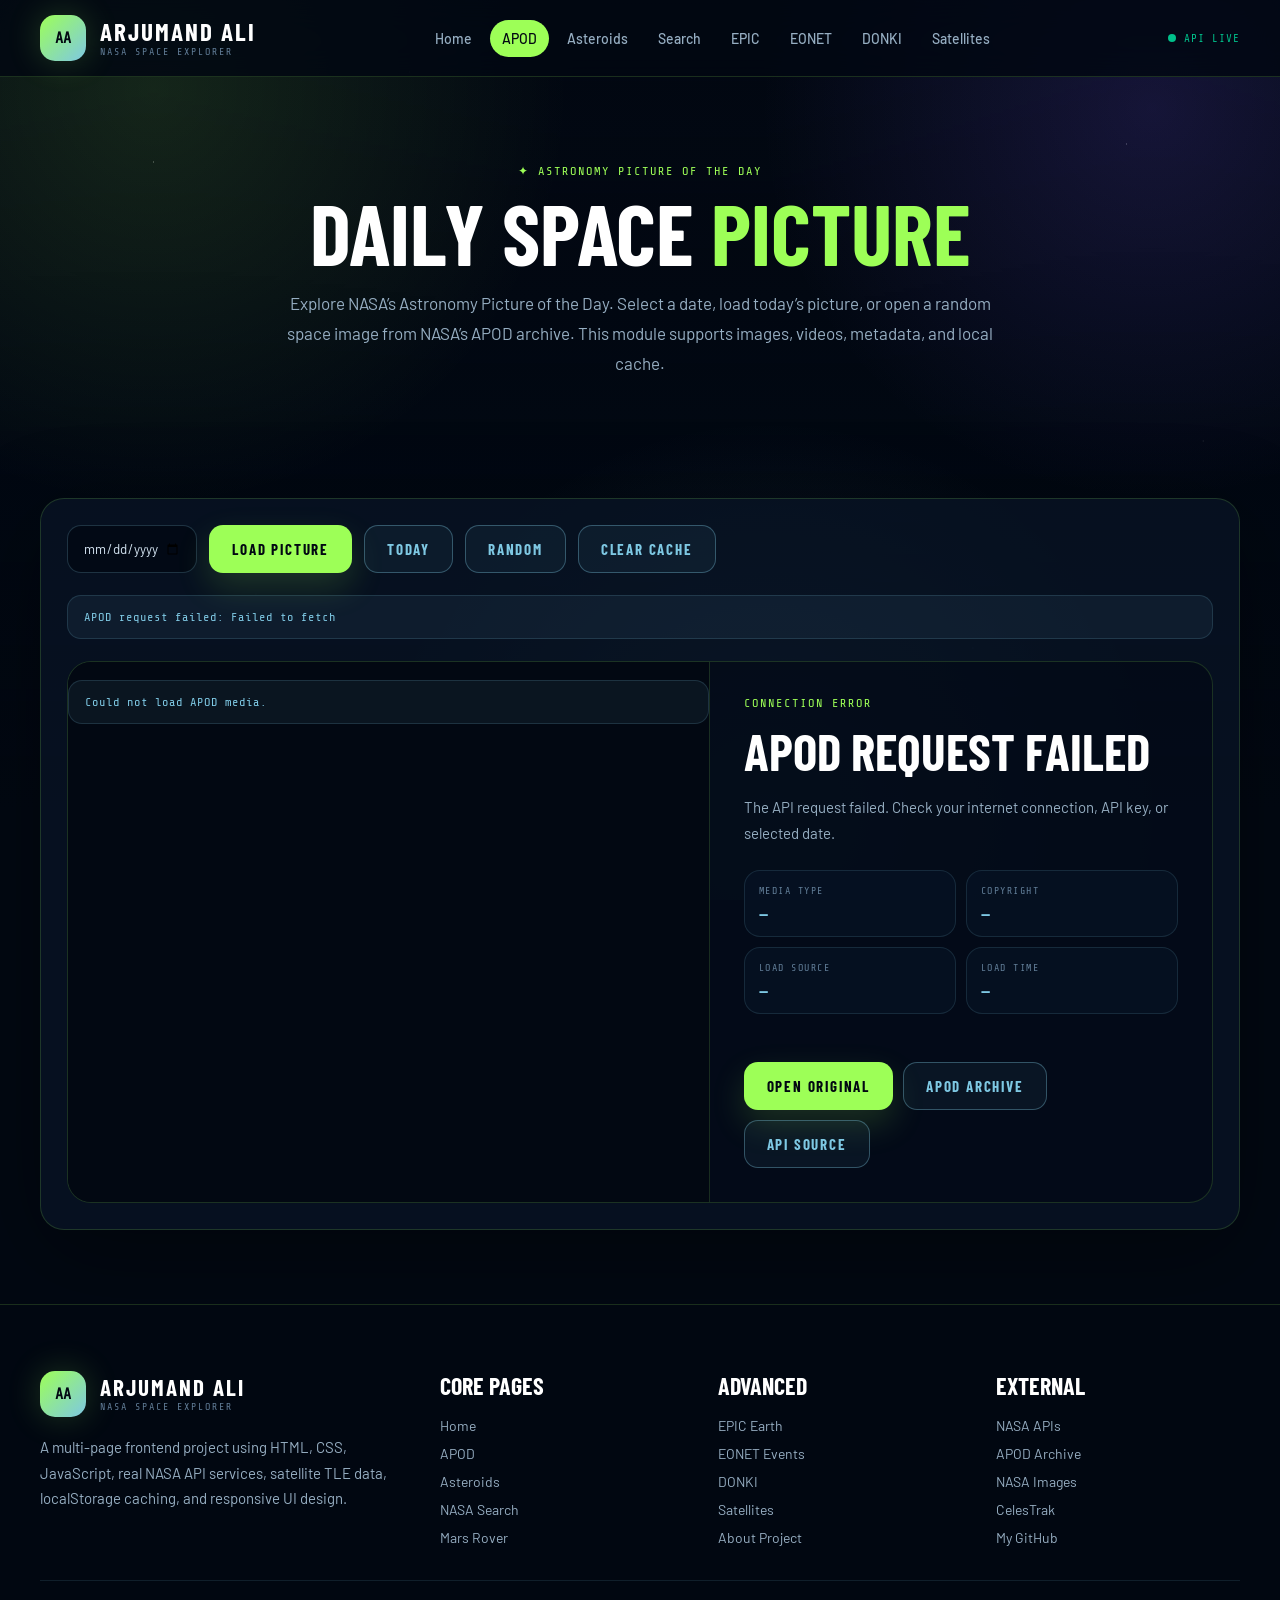
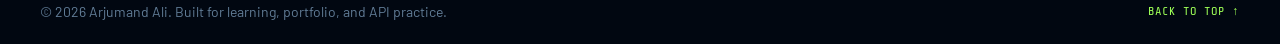
<file: pages/apod.html>
<!DOCTYPE html>
<html lang="en">
<head>
  <meta charset="UTF-8" />

  <meta name="viewport" content="width=device-width, initial-scale=1.0" />

  <meta
    name="description"
    content="Astronomy Picture of the Day page for NASA Space Explorer by Arjumand Ali. Search daily space pictures using NASA APOD API inside a multi-page JavaScript API dashboard."
  />

  <meta
    name="keywords"
    content="NASA APOD API, Astronomy Picture of the Day, NASA API Project, Arjumand Ali, JavaScript API Project, NASA Space Explorer, Satellite Tracker, Asteroids, EPIC, EONET, DONKI"
  />

  <meta name="author" content="Arjumand Ali" />

  <title>APOD — NASA Space Explorer</title>

  <!-- Google Fonts -->
  <link rel="preconnect" href="https://fonts.googleapis.com" />
  <link rel="preconnect" href="https://fonts.gstatic.com" crossorigin />

  <link
    href="https://fonts.googleapis.com/css2?family=Barlow+Condensed:wght@300;400;600;700&family=Barlow:wght@300;400;500;600;700&family=Share+Tech+Mono&display=swap"
    rel="stylesheet"
  />

  <!-- CSS Files -->
  <link rel="stylesheet" href="../css/style.css" />
  <link rel="stylesheet" href="../css/responsive.css" />
</head>

<body>
  <!-- ================= HEADER ================= -->
  <header class="site-header" id="top">
    <div class="container header-inner">
      <a href="../index.html" class="brand" aria-label="NASA Space Explorer Home">
        <span class="brand-mark">AA</span>

        <span class="brand-text">
          <span class="brand-name">Arjumand Ali</span>
          <span class="brand-subtitle">NASA Space Explorer</span>
        </span>
      </a>

      <nav class="main-nav" aria-label="Main Navigation">
        <a href="../index.html" class="nav-link">Home</a>
        <a href="./apod.html" class="nav-link active">APOD</a>
        <a href="./asteroids.html" class="nav-link">Asteroids</a>
        <a href="./search.html" class="nav-link">Search</a>
        <a href="./epic.html" class="nav-link">EPIC</a>
        <a href="./eonet.html" class="nav-link">EONET</a>
        <a href="./donki.html" class="nav-link">DONKI</a>
        <a href="./satellites.html" class="nav-link">Satellites</a>
      </nav>

      <div class="header-status">
        <span class="status-dot"></span>
        <span class="status-text">API Live</span>
      </div>

      <button class="menu-toggle" id="menuToggle" aria-label="Open Menu">
        <span></span>
        <span></span>
      </button>
    </div>

    <!-- Mobile Menu -->
    <div class="mobile-menu" id="mobileMenu">
      <a href="../index.html" class="mobile-link">Home</a>
      <a href="./apod.html" class="mobile-link active">APOD</a>
      <a href="./mars.html" class="mobile-link">Mars Rover</a>
      <a href="./asteroids.html" class="mobile-link">Asteroids</a>
      <a href="./search.html" class="mobile-link">NASA Search</a>
      <a href="./epic.html" class="mobile-link">EPIC Earth</a>
      <a href="./eonet.html" class="mobile-link">EONET Events</a>
      <a href="./donki.html" class="mobile-link">DONKI</a>
      <a href="./satellites.html" class="mobile-link">Satellites</a>
      <a href="./about.html" class="mobile-link">About</a>
    </div>
  </header>

  <main>
    <!-- ================= PAGE HERO ================= -->
    <section class="page-hero">
      <div class="container">
        <span class="section-kicker">Astronomy Picture Of The Day</span>

        <h1>
          Daily Space
          <span>Picture</span>
        </h1>

        <p>
          Explore NASA’s Astronomy Picture of the Day. Select a date, load
          today’s picture, or open a random space image from NASA’s APOD archive.
          This module supports images, videos, metadata, and local cache.
        </p>
      </div>
    </section>

    <!-- ================= APOD TOOL ================= -->
    <section class="api-tools-section">
      <div class="container">
        <div class="tool-panel apod-tool-panel">
          <!-- Controls -->
          <div class="form-row apod-controls">
            <input
              type="date"
              id="apodDateInput"
              class="input-field"
              aria-label="Select APOD date"
            />

            <button class="btn btn-primary" id="apodLoadBtn">
              Load Picture
            </button>

            <button class="btn btn-outline" id="apodTodayBtn">
              Today
            </button>

            <button class="btn btn-outline" id="apodRandomBtn">
              Random
            </button>

            <button class="btn btn-outline" id="apodClearCacheBtn">
              Clear Cache
            </button>
          </div>

          <!-- Status -->
          <div class="status-message" id="apodStatus">
            Waiting for API request...
          </div>

          <!-- APOD Result -->
          <div class="apod-result-card" id="apodResultCard">
            <div class="apod-media" id="apodMedia">
              <div class="skeleton-box"></div>
            </div>

            <div class="apod-info">
              <div class="apod-date" id="apodDate">Loading...</div>

              <h2 id="apodTitle">Fetching Astronomy Picture</h2>

              <p id="apodExplanation">
                Please wait while the project connects to NASA APOD API.
              </p>

              <div class="apod-meta-grid">
                <div class="apod-meta-item">
                  <span>Media Type</span>
                  <strong id="apodMediaType">—</strong>
                </div>

                <div class="apod-meta-item">
                  <span>Copyright</span>
                  <strong id="apodCopyright">—</strong>
                </div>

                <div class="apod-meta-item">
                  <span>Load Source</span>
                  <strong id="apodLoadSource">—</strong>
                </div>

                <div class="apod-meta-item">
                  <span>Load Time</span>
                  <strong id="apodLoadTime">—</strong>
                </div>
              </div>

              <div class="apod-actions">
                <a href="#" target="_blank" class="btn btn-primary" id="apodOriginalLink">
                  Open Original
                </a>

                <a href="https://apod.nasa.gov/" target="_blank" class="btn btn-outline">
                  APOD Archive
                </a>

                <a href="https://api.nasa.gov/" target="_blank" class="btn btn-outline">
                  API Source
                </a>
              </div>
            </div>
          </div>
        </div>
      </div>
    </section>
  </main>

  <!-- ================= FOOTER ================= -->
  <footer class="site-footer">
    <div class="container footer-grid">
      <div class="footer-brand">
        <a href="../index.html" class="brand footer-logo">
          <span class="brand-mark">AA</span>

          <span class="brand-text">
            <span class="brand-name">Arjumand Ali</span>
            <span class="brand-subtitle">NASA Space Explorer</span>
          </span>
        </a>

        <p>
          A multi-page frontend project using HTML, CSS, JavaScript, real NASA
          API services, satellite TLE data, localStorage caching, and responsive UI design.
        </p>
      </div>

      <div class="footer-links">
        <h3>Core Pages</h3>

        <a href="../index.html">Home</a>
        <a href="./apod.html">APOD</a>
        <a href="./asteroids.html">Asteroids</a>
        <a href="./search.html">NASA Search</a>
        <a href="./mars.html">Mars Rover</a>
      </div>

      <div class="footer-links">
        <h3>Advanced</h3>

        <a href="./epic.html">EPIC Earth</a>
        <a href="./eonet.html">EONET Events</a>
        <a href="./donki.html">DONKI</a>
        <a href="./satellites.html">Satellites</a>
        <a href="./about.html">About Project</a>
      </div>

      <div class="footer-links">
        <h3>External</h3>

        <a href="https://api.nasa.gov/" target="_blank">NASA APIs</a>
        <a href="https://apod.nasa.gov/" target="_blank">APOD Archive</a>
        <a href="https://images.nasa.gov/" target="_blank">NASA Images</a>
        <a href="https://celestrak.org/" target="_blank">CelesTrak</a>
        <a href="https://github.com/arjumand-codes" target="_blank">My GitHub</a>
      </div>
    </div>

    <div class="container footer-bottom">
      <p>© 2026 Arjumand Ali. Built for learning, portfolio, and API practice.</p>

      <a href="#top" class="back-to-top">Back To Top ↑</a>
    </div>
  </footer>

  <!-- JavaScript Files -->
  <script src="../js/config.js"></script>
  <script src="../js/helpers.js"></script>
  <script src="../js/apod.js"></script>
</body>
</html>
</file>
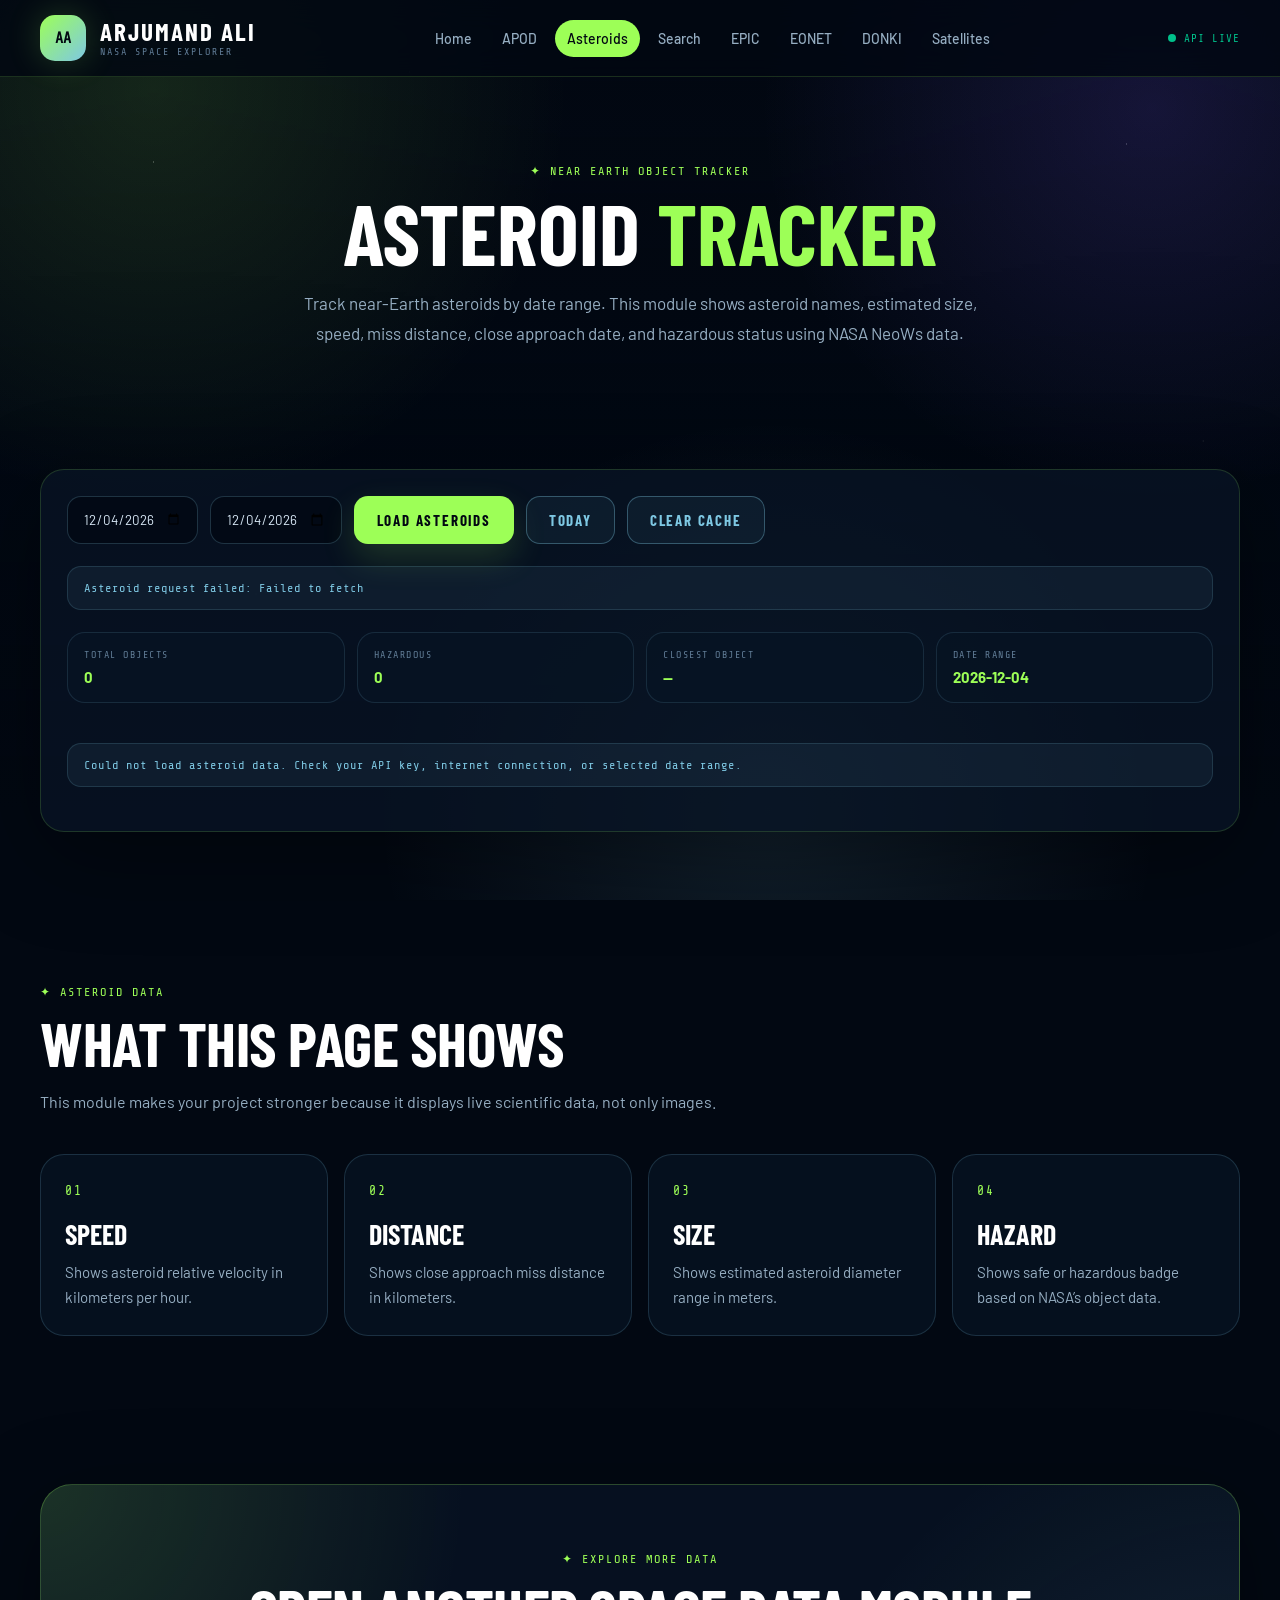
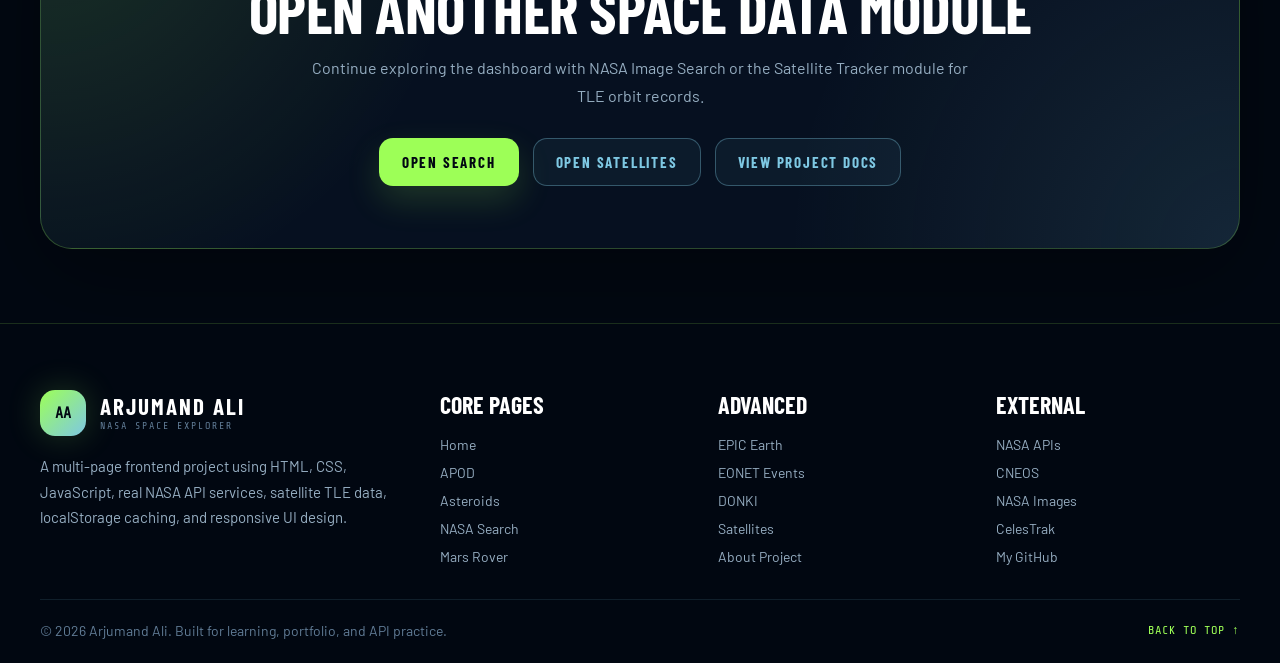
<file: pages/asteroids.html>
<!DOCTYPE html>
<html lang="en">
<head>
  <meta charset="UTF-8" />

  <meta name="viewport" content="width=device-width, initial-scale=1.0" />

  <meta
    name="description"
    content="Asteroid Tracker page for NASA Space Explorer by Arjumand Ali. Track near-Earth objects using NASA NeoWs API inside a multi-page JavaScript API dashboard."
  />

  <meta
    name="keywords"
    content="NASA Asteroids API, Near Earth Objects, NeoWs API, Asteroid Tracker, JavaScript API Project, Arjumand Ali, NASA Space Explorer, Satellite Tracker, TLE API, EPIC, EONET, DONKI"
  />

  <meta name="author" content="Arjumand Ali" />

  <title>Asteroid Tracker — NASA Space Explorer</title>

  <!-- Google Fonts -->
  <link rel="preconnect" href="https://fonts.googleapis.com" />
  <link rel="preconnect" href="https://fonts.gstatic.com" crossorigin />

  <link
    href="https://fonts.googleapis.com/css2?family=Barlow+Condensed:wght@300;400;600;700&family=Barlow:wght@300;400;500;600;700&family=Share+Tech+Mono&display=swap"
    rel="stylesheet"
  />

  <!-- CSS Files -->
  <link rel="stylesheet" href="../css/style.css" />
  <link rel="stylesheet" href="../css/responsive.css" />
</head>

<body>
  <!-- ================= HEADER ================= -->
  <header class="site-header" id="top">
    <div class="container header-inner">
      <a href="../index.html" class="brand" aria-label="NASA Space Explorer Home">
        <span class="brand-mark">AA</span>

        <span class="brand-text">
          <span class="brand-name">Arjumand Ali</span>
          <span class="brand-subtitle">NASA Space Explorer</span>
        </span>
      </a>

      <nav class="main-nav" aria-label="Main Navigation">
        <a href="../index.html" class="nav-link">Home</a>
        <a href="./apod.html" class="nav-link">APOD</a>
        <a href="./asteroids.html" class="nav-link active">Asteroids</a>
        <a href="./search.html" class="nav-link">Search</a>
        <a href="./epic.html" class="nav-link">EPIC</a>
        <a href="./eonet.html" class="nav-link">EONET</a>
        <a href="./donki.html" class="nav-link">DONKI</a>
        <a href="./satellites.html" class="nav-link">Satellites</a>
      </nav>

      <div class="header-status">
        <span class="status-dot"></span>
        <span class="status-text">API Live</span>
      </div>

      <button class="menu-toggle" id="menuToggle" aria-label="Open Menu">
        <span></span>
        <span></span>
      </button>
    </div>

    <!-- Mobile Menu -->
    <div class="mobile-menu" id="mobileMenu">
      <a href="../index.html" class="mobile-link">Home</a>
      <a href="./apod.html" class="mobile-link">APOD</a>
      <a href="./mars.html" class="mobile-link">Mars Rover</a>
      <a href="./asteroids.html" class="mobile-link active">Asteroids</a>
      <a href="./search.html" class="mobile-link">NASA Search</a>
      <a href="./epic.html" class="mobile-link">EPIC Earth</a>
      <a href="./eonet.html" class="mobile-link">EONET Events</a>
      <a href="./donki.html" class="mobile-link">DONKI</a>
      <a href="./satellites.html" class="mobile-link">Satellites</a>
      <a href="./about.html" class="mobile-link">About</a>
    </div>
  </header>

  <main>
    <!-- ================= PAGE HERO ================= -->
    <section class="page-hero">
      <div class="container">
        <span class="section-kicker">Near Earth Object Tracker</span>

        <h1>
          Asteroid
          <span>Tracker</span>
        </h1>

        <p>
          Track near-Earth asteroids by date range. This module shows asteroid
          names, estimated size, speed, miss distance, close approach date, and
          hazardous status using NASA NeoWs data.
        </p>
      </div>
    </section>

    <!-- ================= ASTEROID TOOL ================= -->
    <section class="api-tools-section">
      <div class="container">
        <div class="tool-panel asteroid-tool-panel">
          <!-- Controls -->
          <div class="form-row asteroid-controls">
            <input
              type="date"
              id="asteroidStartDate"
              class="input-field"
              aria-label="Select start date"
            />

            <input
              type="date"
              id="asteroidEndDate"
              class="input-field"
              aria-label="Select end date"
            />

            <button class="btn btn-primary" id="asteroidLoadBtn">
              Load Asteroids
            </button>

            <button class="btn btn-outline" id="asteroidTodayBtn">
              Today
            </button>

            <button class="btn btn-outline" id="asteroidClearCacheBtn">
              Clear Cache
            </button>
          </div>

          <!-- Status -->
          <div class="status-message" id="asteroidStatus">
            Waiting for Asteroid API request...
          </div>

          <!-- Stats -->
          <div class="asteroid-stats-grid">
            <div class="asteroid-stat-card">
              <span>Total Objects</span>
              <strong id="asteroidTotalCount">—</strong>
            </div>

            <div class="asteroid-stat-card">
              <span>Hazardous</span>
              <strong id="asteroidHazardCount">—</strong>
            </div>

            <div class="asteroid-stat-card">
              <span>Closest Object</span>
              <strong id="asteroidClosestName">—</strong>
            </div>

            <div class="asteroid-stat-card">
              <span>Date Range</span>
              <strong id="asteroidDateRange">—</strong>
            </div>
          </div>

          <!-- Results -->
          <div class="result-grid asteroid-result-grid" id="asteroidResults">
            <div class="result-card">
              <div class="result-card-body">
                <span class="badge badge-safe">Ready</span>
                <h3>Asteroid Tracker</h3>
                <p>
                  Select a start date and end date, then click Load Asteroids.
                </p>
              </div>
            </div>

            <div class="result-card">
              <div class="result-card-body">
                <span class="badge badge-safe">NeoWs</span>
                <h3>Near Earth Objects</h3>
                <p>
                  This module uses NASA’s Near Earth Object Web Service.
                </p>
              </div>
            </div>

            <div class="result-card">
              <div class="result-card-body">
                <span class="badge badge-danger">Hazard Check</span>
                <h3>Danger Status</h3>
                <p>
                  Each asteroid card can show whether NASA marks it as
                  potentially hazardous.
                </p>
              </div>
            </div>
          </div>
        </div>
      </div>
    </section>

    <!-- ================= INFO SECTION ================= -->
    <section class="features-section">
      <div class="container">
        <div class="section-head">
          <span class="section-kicker">Asteroid Data</span>

          <h2>What This Page Shows</h2>

          <p>
            This module makes your project stronger because it displays live
            scientific data, not only images.
          </p>
        </div>

        <div class="features-grid">
          <div class="feature-item">
            <span class="feature-number">01</span>
            <h3>Speed</h3>
            <p>
              Shows asteroid relative velocity in kilometers per hour.
            </p>
          </div>

          <div class="feature-item">
            <span class="feature-number">02</span>
            <h3>Distance</h3>
            <p>
              Shows close approach miss distance in kilometers.
            </p>
          </div>

          <div class="feature-item">
            <span class="feature-number">03</span>
            <h3>Size</h3>
            <p>
              Shows estimated asteroid diameter range in meters.
            </p>
          </div>

          <div class="feature-item">
            <span class="feature-number">04</span>
            <h3>Hazard</h3>
            <p>
              Shows safe or hazardous badge based on NASA’s object data.
            </p>
          </div>
        </div>
      </div>
    </section>

    <!-- ================= CTA ================= -->
    <section class="cta-section">
      <div class="container">
        <div class="cta-box">
          <span class="section-kicker">Explore More Data</span>

          <h2>Open Another Space Data Module</h2>

          <p>
            Continue exploring the dashboard with NASA Image Search or the
            Satellite Tracker module for TLE orbit records.
          </p>

          <div class="cta-actions">
            <a href="./search.html" class="btn btn-primary">Open Search</a>
            <a href="./satellites.html" class="btn btn-outline">Open Satellites</a>
            <a href="./about.html" class="btn btn-outline">View Project Docs</a>
          </div>
        </div>
      </div>
    </section>
  </main>

  <!-- ================= FOOTER ================= -->
  <footer class="site-footer">
    <div class="container footer-grid">
      <div class="footer-brand">
        <a href="../index.html" class="brand footer-logo">
          <span class="brand-mark">AA</span>

          <span class="brand-text">
            <span class="brand-name">Arjumand Ali</span>
            <span class="brand-subtitle">NASA Space Explorer</span>
          </span>
        </a>

        <p>
          A multi-page frontend project using HTML, CSS, JavaScript, real NASA
          API services, satellite TLE data, localStorage caching, and responsive UI design.
        </p>
      </div>

      <div class="footer-links">
        <h3>Core Pages</h3>

        <a href="../index.html">Home</a>
        <a href="./apod.html">APOD</a>
        <a href="./asteroids.html">Asteroids</a>
        <a href="./search.html">NASA Search</a>
        <a href="./mars.html">Mars Rover</a>
      </div>

      <div class="footer-links">
        <h3>Advanced</h3>

        <a href="./epic.html">EPIC Earth</a>
        <a href="./eonet.html">EONET Events</a>
        <a href="./donki.html">DONKI</a>
        <a href="./satellites.html">Satellites</a>
        <a href="./about.html">About Project</a>
      </div>

      <div class="footer-links">
        <h3>External</h3>

        <a href="https://api.nasa.gov/" target="_blank">NASA APIs</a>
        <a href="https://cneos.jpl.nasa.gov/" target="_blank">CNEOS</a>
        <a href="https://images.nasa.gov/" target="_blank">NASA Images</a>
        <a href="https://celestrak.org/" target="_blank">CelesTrak</a>
        <a href="https://github.com/arjumand-codes" target="_blank">My GitHub</a>
      </div>
    </div>

    <div class="container footer-bottom">
      <p>© 2026 Arjumand Ali. Built for learning, portfolio, and API practice.</p>

      <a href="#top" class="back-to-top">Back To Top ↑</a>
    </div>
  </footer>

  <!-- JavaScript Files -->
  <script src="../js/config.js"></script>
  <script src="../js/helpers.js"></script>
  <script src="../js/asteroids.js"></script>
</body>
</html>
</file>
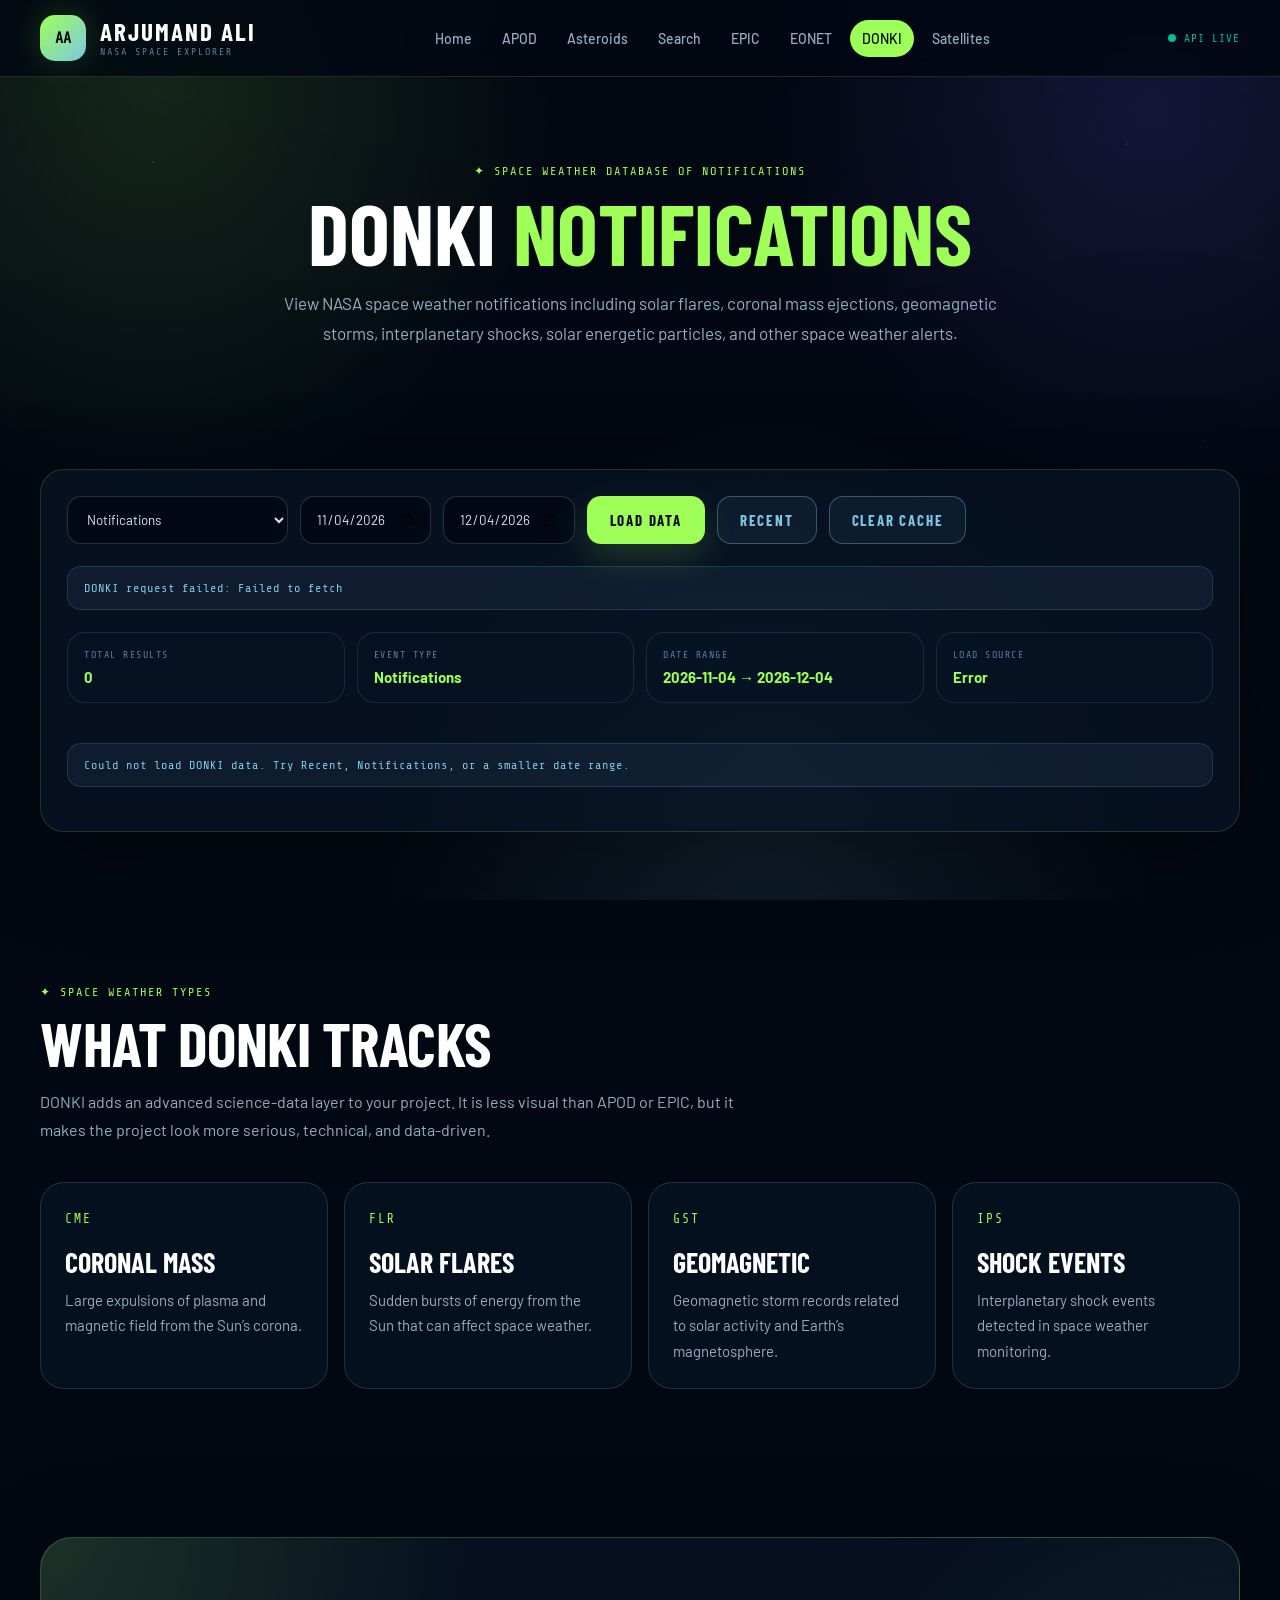
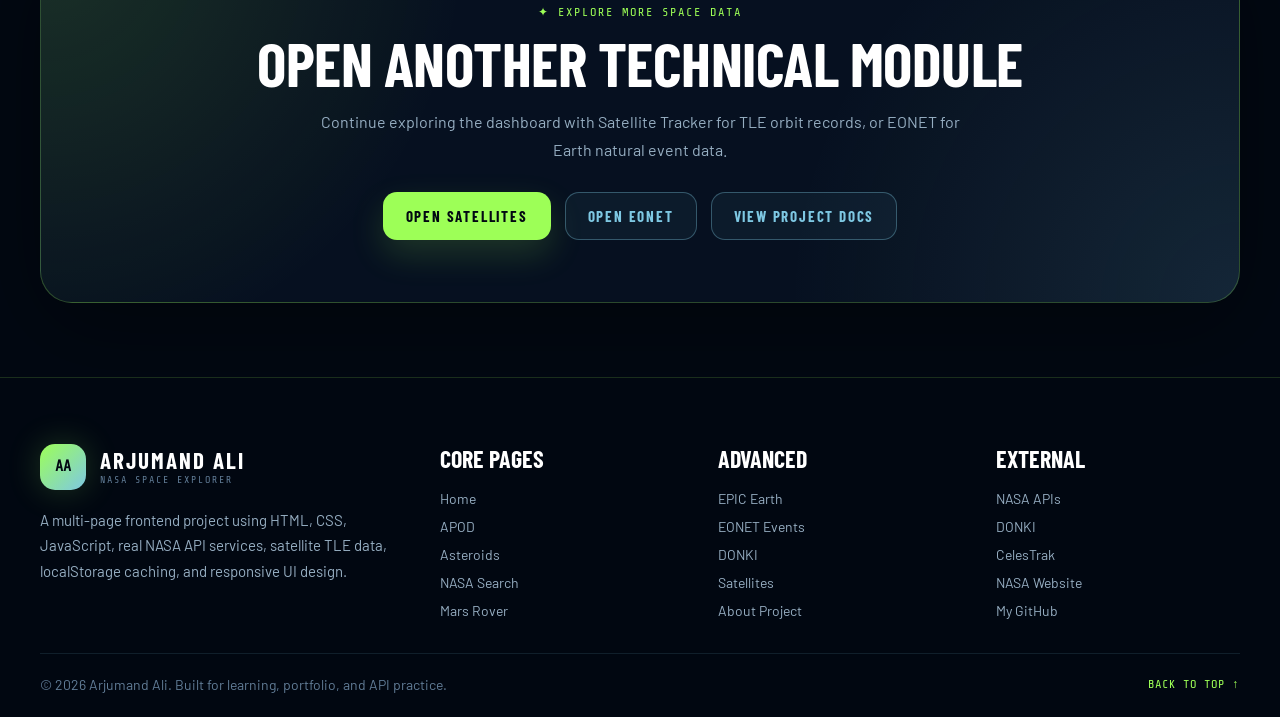
<file: pages/donki.html>
<!DOCTYPE html>
<html lang="en">
<head>
  <meta charset="UTF-8" />

  <meta name="viewport" content="width=device-width, initial-scale=1.0" />

  <meta
    name="description"
    content="DONKI Notifications page for NASA Space Explorer by Arjumand Ali. View NASA space weather notifications, solar events, geomagnetic storms, and space weather data inside a multi-page JavaScript API dashboard."
  />

  <meta
    name="keywords"
    content="NASA DONKI API, Space Weather, Solar Flares, CME, Geomagnetic Storms, JavaScript API Project, Arjumand Ali, NASA Space Explorer, Satellite Tracker, TLE API, EPIC, EONET"
  />

  <meta name="author" content="Arjumand Ali" />

  <title>DONKI Notifications — NASA Space Explorer</title>

  <!-- Google Fonts -->
  <link rel="preconnect" href="https://fonts.googleapis.com" />
  <link rel="preconnect" href="https://fonts.gstatic.com" crossorigin />

  <link
    href="https://fonts.googleapis.com/css2?family=Barlow+Condensed:wght@300;400;600;700&family=Barlow:wght@300;400;500;600;700&family=Share+Tech+Mono&display=swap"
    rel="stylesheet"
  />

  <!-- CSS Files -->
  <link rel="stylesheet" href="../css/style.css" />
  <link rel="stylesheet" href="../css/responsive.css" />
</head>

<body>
  <!-- ================= HEADER ================= -->
  <header class="site-header" id="top">
    <div class="container header-inner">
      <a href="../index.html" class="brand" aria-label="NASA Space Explorer Home">
        <span class="brand-mark">AA</span>

        <span class="brand-text">
          <span class="brand-name">Arjumand Ali</span>
          <span class="brand-subtitle">NASA Space Explorer</span>
        </span>
      </a>

      <nav class="main-nav" aria-label="Main Navigation">
        <a href="../index.html" class="nav-link">Home</a>
        <a href="./apod.html" class="nav-link">APOD</a>
        <a href="./asteroids.html" class="nav-link">Asteroids</a>
        <a href="./search.html" class="nav-link">Search</a>
        <a href="./epic.html" class="nav-link">EPIC</a>
        <a href="./eonet.html" class="nav-link">EONET</a>
        <a href="./donki.html" class="nav-link active">DONKI</a>
        <a href="./satellites.html" class="nav-link">Satellites</a>
      </nav>

      <div class="header-status">
        <span class="status-dot"></span>
        <span class="status-text">API Live</span>
      </div>

      <button class="menu-toggle" id="menuToggle" aria-label="Open Menu">
        <span></span>
        <span></span>
      </button>
    </div>

    <!-- Mobile Menu -->
    <div class="mobile-menu" id="mobileMenu">
      <a href="../index.html" class="mobile-link">Home</a>
      <a href="./apod.html" class="mobile-link">APOD</a>
      <a href="./mars.html" class="mobile-link">Mars Rover</a>
      <a href="./asteroids.html" class="mobile-link">Asteroids</a>
      <a href="./search.html" class="mobile-link">NASA Search</a>
      <a href="./epic.html" class="mobile-link">EPIC Earth</a>
      <a href="./eonet.html" class="mobile-link">EONET Events</a>
      <a href="./donki.html" class="mobile-link active">DONKI</a>
      <a href="./satellites.html" class="mobile-link">Satellites</a>
      <a href="./about.html" class="mobile-link">About</a>
    </div>
  </header>

  <main>
    <!-- ================= PAGE HERO ================= -->
    <section class="page-hero">
      <div class="container">
        <span class="section-kicker">Space Weather Database Of Notifications</span>

        <h1>
          DONKI
          <span>Notifications</span>
        </h1>

        <p>
          View NASA space weather notifications including solar flares, coronal
          mass ejections, geomagnetic storms, interplanetary shocks, solar
          energetic particles, and other space weather alerts.
        </p>
      </div>
    </section>

    <!-- ================= DONKI TOOL ================= -->
    <section class="api-tools-section">
      <div class="container">
        <div class="tool-panel donki-tool-panel">
          <!-- Controls -->
          <div class="form-row donki-controls">
            <select id="donkiTypeSelect" class="select-field" aria-label="Select DONKI event type">
              <option value="notifications">Notifications</option>
              <option value="FLR">Solar Flares</option>
              <option value="CME">Coronal Mass Ejections</option>
              <option value="GST">Geomagnetic Storms</option>
              <option value="IPS">Interplanetary Shocks</option>
              <option value="SEP">Solar Energetic Particles</option>
              <option value="MPC">Magnetopause Crossings</option>
              <option value="RBE">Radiation Belt Enhancements</option>
              <option value="HSS">High Speed Streams</option>
            </select>

            <input
              type="date"
              id="donkiStartDate"
              class="input-field"
              aria-label="Select start date"
            />

            <input
              type="date"
              id="donkiEndDate"
              class="input-field"
              aria-label="Select end date"
            />

            <button class="btn btn-primary" id="donkiLoadBtn">
              Load Data
            </button>

            <button class="btn btn-outline" id="donkiRecentBtn">
              Recent
            </button>

            <button class="btn btn-outline" id="donkiClearCacheBtn">
              Clear Cache
            </button>
          </div>

          <!-- Status -->
          <div class="status-message" id="donkiStatus">
            Waiting for DONKI API request...
          </div>

          <!-- Stats -->
          <div class="donki-stats-grid">
            <div class="donki-stat-card">
              <span>Total Results</span>
              <strong id="donkiTotalCount">—</strong>
            </div>

            <div class="donki-stat-card">
              <span>Event Type</span>
              <strong id="donkiSelectedType">—</strong>
            </div>

            <div class="donki-stat-card">
              <span>Date Range</span>
              <strong id="donkiDateRange">—</strong>
            </div>

            <div class="donki-stat-card">
              <span>Load Source</span>
              <strong id="donkiLoadSource">—</strong>
            </div>
          </div>

          <!-- Results -->
          <div class="result-grid donki-result-grid" id="donkiResults">
            <div class="result-card">
              <div class="result-card-body">
                <span class="badge badge-safe">Ready</span>
                <h3>DONKI Alerts</h3>
                <p>
                  Select event type and date range, then click Load Data.
                </p>
              </div>
            </div>

            <div class="result-card">
              <div class="result-card-body">
                <span class="badge badge-safe">Space Weather</span>
                <h3>Solar Events</h3>
                <p>
                  View solar flares, CME events, geomagnetic storms, and more.
                </p>
              </div>
            </div>

            <div class="result-card">
              <div class="result-card-body">
                <span class="badge badge-safe">API Module</span>
                <h3>Advanced Data</h3>
                <p>
                  This page adds a more advanced scientific data module to the dashboard.
                </p>
              </div>
            </div>
          </div>
        </div>
      </div>
    </section>

    <!-- ================= INFO SECTION ================= -->
    <section class="features-section">
      <div class="container">
        <div class="section-head">
          <span class="section-kicker">Space Weather Types</span>

          <h2>What DONKI Tracks</h2>

          <p>
            DONKI adds an advanced science-data layer to your project. It is less
            visual than APOD or EPIC, but it makes the project look more serious,
            technical, and data-driven.
          </p>
        </div>

        <div class="features-grid">
          <div class="feature-item">
            <span class="feature-number">CME</span>
            <h3>Coronal Mass</h3>
            <p>
              Large expulsions of plasma and magnetic field from the Sun’s corona.
            </p>
          </div>

          <div class="feature-item">
            <span class="feature-number">FLR</span>
            <h3>Solar Flares</h3>
            <p>
              Sudden bursts of energy from the Sun that can affect space weather.
            </p>
          </div>

          <div class="feature-item">
            <span class="feature-number">GST</span>
            <h3>Geomagnetic</h3>
            <p>
              Geomagnetic storm records related to solar activity and Earth’s magnetosphere.
            </p>
          </div>

          <div class="feature-item">
            <span class="feature-number">IPS</span>
            <h3>Shock Events</h3>
            <p>
              Interplanetary shock events detected in space weather monitoring.
            </p>
          </div>
        </div>
      </div>
    </section>

    <!-- ================= CTA ================= -->
    <section class="cta-section">
      <div class="container">
        <div class="cta-box">
          <span class="section-kicker">Explore More Space Data</span>

          <h2>Open Another Technical Module</h2>

          <p>
            Continue exploring the dashboard with Satellite Tracker for TLE orbit
            records, or EONET for Earth natural event data.
          </p>

          <div class="cta-actions">
            <a href="./satellites.html" class="btn btn-primary">Open Satellites</a>
            <a href="./eonet.html" class="btn btn-outline">Open EONET</a>
            <a href="./about.html" class="btn btn-outline">View Project Docs</a>
          </div>
        </div>
      </div>
    </section>
  </main>

  <!-- ================= FOOTER ================= -->
  <footer class="site-footer">
    <div class="container footer-grid">
      <div class="footer-brand">
        <a href="../index.html" class="brand footer-logo">
          <span class="brand-mark">AA</span>

          <span class="brand-text">
            <span class="brand-name">Arjumand Ali</span>
            <span class="brand-subtitle">NASA Space Explorer</span>
          </span>
        </a>

        <p>
          A multi-page frontend project using HTML, CSS, JavaScript, real NASA
          API services, satellite TLE data, localStorage caching, and responsive UI design.
        </p>
      </div>

      <div class="footer-links">
        <h3>Core Pages</h3>

        <a href="../index.html">Home</a>
        <a href="./apod.html">APOD</a>
        <a href="./asteroids.html">Asteroids</a>
        <a href="./search.html">NASA Search</a>
        <a href="./mars.html">Mars Rover</a>
      </div>

      <div class="footer-links">
        <h3>Advanced</h3>

        <a href="./epic.html">EPIC Earth</a>
        <a href="./eonet.html">EONET Events</a>
        <a href="./donki.html">DONKI</a>
        <a href="./satellites.html">Satellites</a>
        <a href="./about.html">About Project</a>
      </div>

      <div class="footer-links">
        <h3>External</h3>

        <a href="https://api.nasa.gov/" target="_blank">NASA APIs</a>
        <a href="https://kauai.ccmc.gsfc.nasa.gov/DONKI/" target="_blank">DONKI</a>
        <a href="https://celestrak.org/" target="_blank">CelesTrak</a>
        <a href="https://www.nasa.gov/" target="_blank">NASA Website</a>
        <a href="https://github.com/arjumand-codes" target="_blank">My GitHub</a>
      </div>
    </div>

    <div class="container footer-bottom">
      <p>© 2026 Arjumand Ali. Built for learning, portfolio, and API practice.</p>

      <a href="#top" class="back-to-top">Back To Top ↑</a>
    </div>
  </footer>

  <!-- JavaScript Files -->
  <script src="../js/config.js"></script>
  <script src="../js/helpers.js"></script>
  <script src="../js/donki.js"></script>
</body>
</html>
</file>
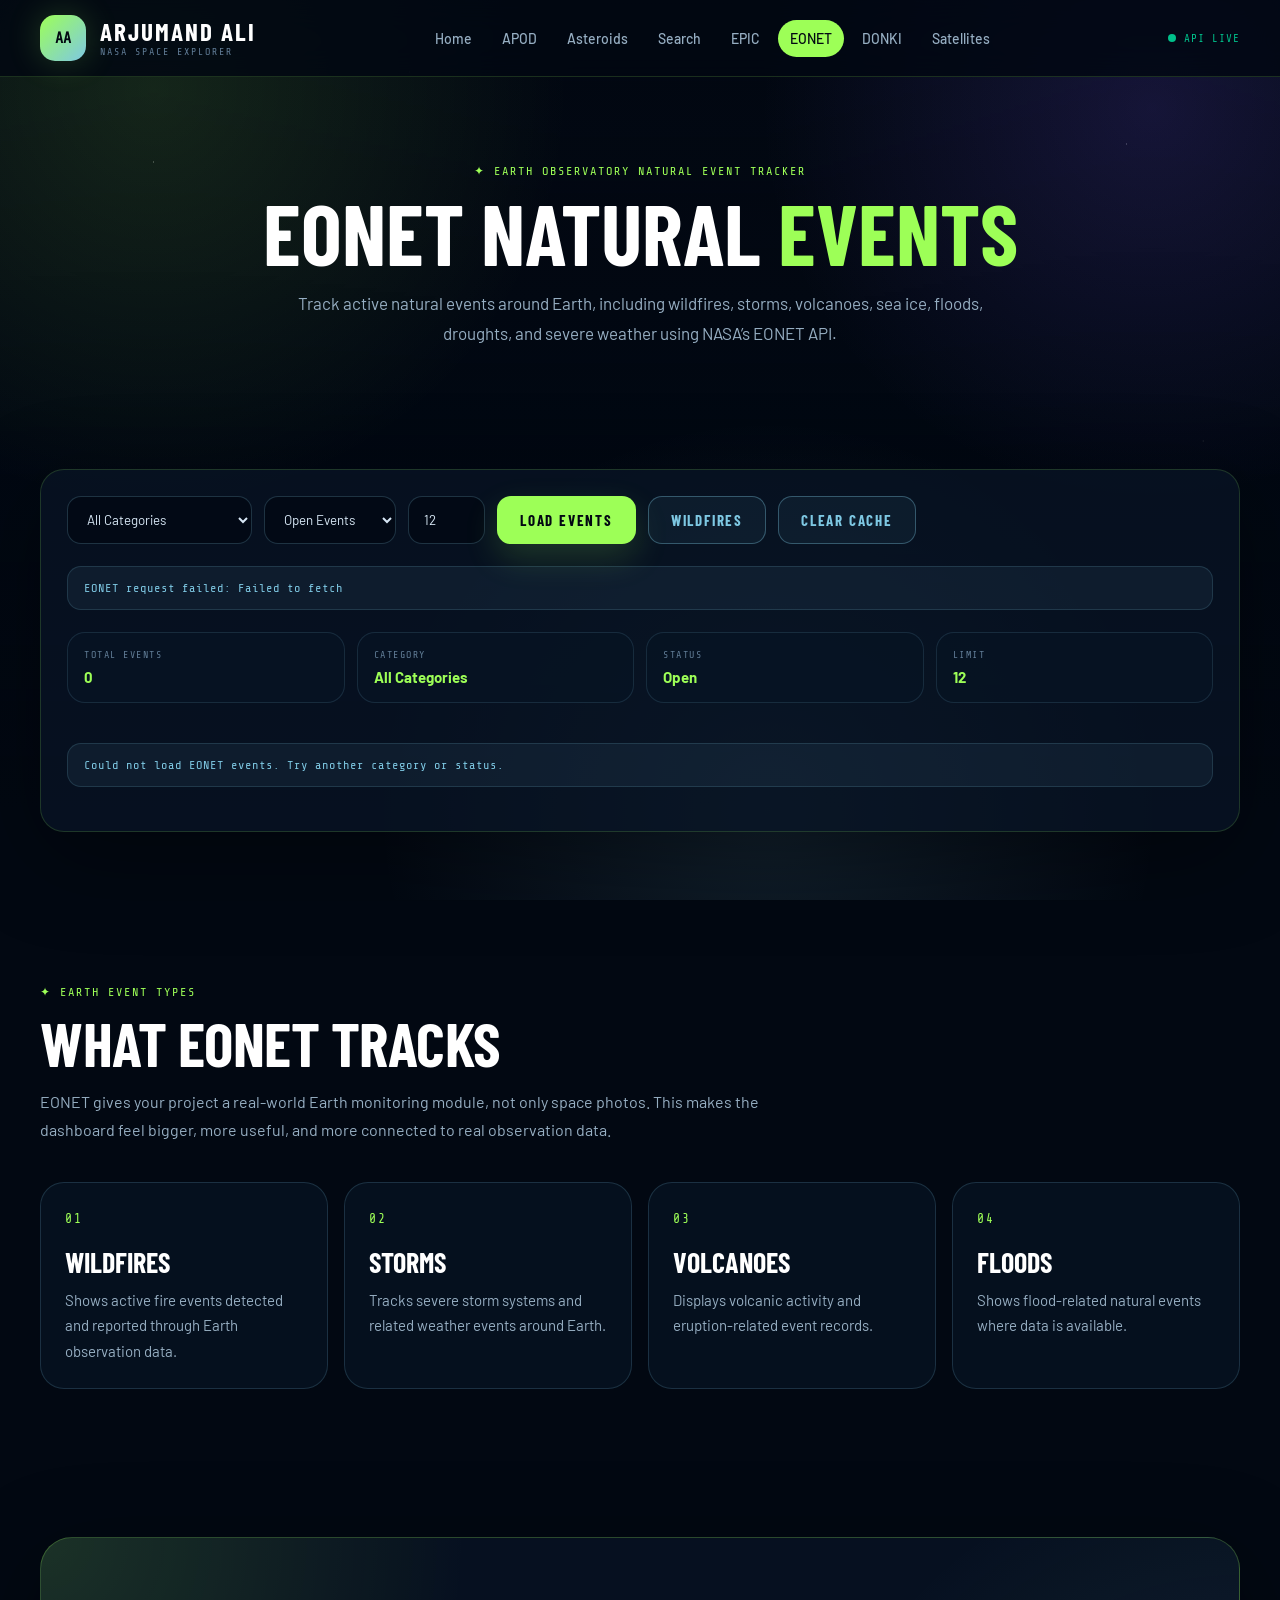
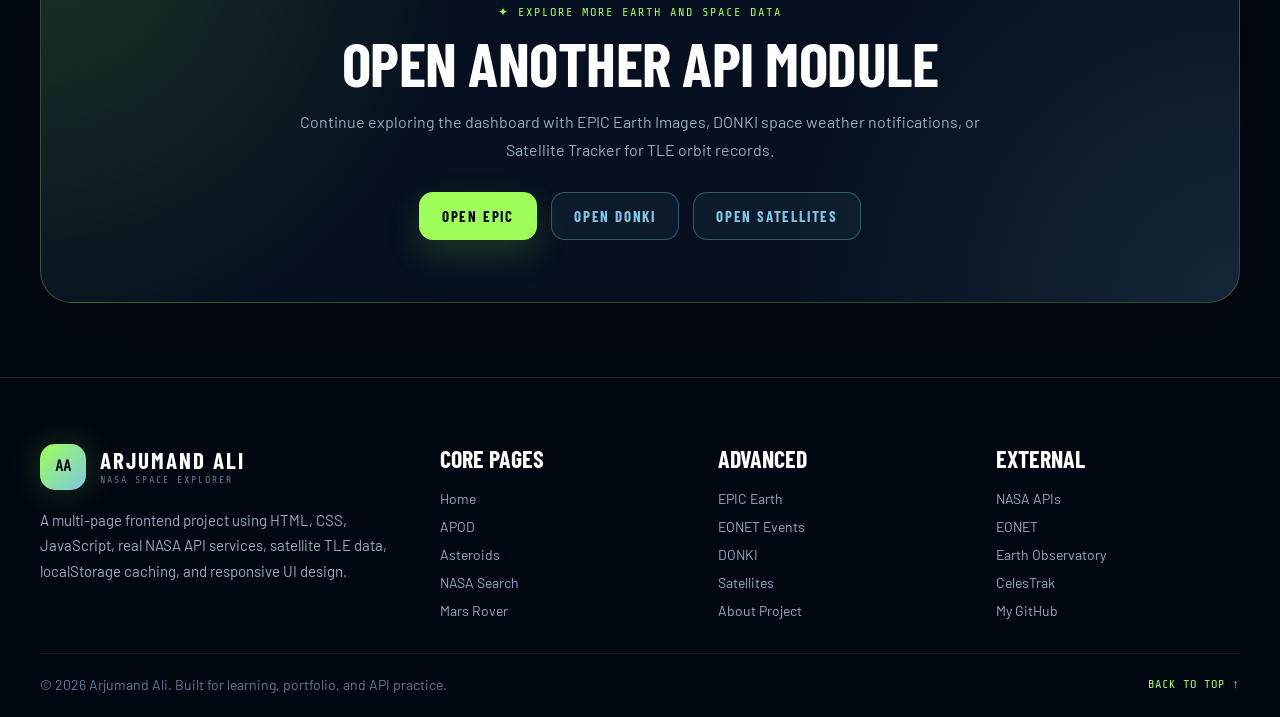
<file: pages/eonet.html>
<!DOCTYPE html>
<html lang="en">
<head>
  <meta charset="UTF-8" />

  <meta name="viewport" content="width=device-width, initial-scale=1.0" />

  <meta
    name="description"
    content="EONET Natural Events page for NASA Space Explorer by Arjumand Ali. Track active Earth events like wildfires, storms, volcanoes, floods, and severe weather inside a multi-page JavaScript API dashboard."
  />

  <meta
    name="keywords"
    content="NASA EONET API, Earth Natural Events, Wildfires, Storms, Volcanoes, Floods, JavaScript API Project, Arjumand Ali, NASA Space Explorer, Satellite Tracker, TLE API, EPIC, DONKI"
  />

  <meta name="author" content="Arjumand Ali" />

  <title>EONET Natural Events — NASA Space Explorer</title>

  <!-- Google Fonts -->
  <link rel="preconnect" href="https://fonts.googleapis.com" />
  <link rel="preconnect" href="https://fonts.gstatic.com" crossorigin />

  <link
    href="https://fonts.googleapis.com/css2?family=Barlow+Condensed:wght@300;400;600;700&family=Barlow:wght@300;400;500;600;700&family=Share+Tech+Mono&display=swap"
    rel="stylesheet"
  />

  <!-- CSS Files -->
  <link rel="stylesheet" href="../css/style.css" />
  <link rel="stylesheet" href="../css/responsive.css" />
</head>

<body>
  <!-- ================= HEADER ================= -->
  <header class="site-header" id="top">
    <div class="container header-inner">
      <a href="../index.html" class="brand" aria-label="NASA Space Explorer Home">
        <span class="brand-mark">AA</span>

        <span class="brand-text">
          <span class="brand-name">Arjumand Ali</span>
          <span class="brand-subtitle">NASA Space Explorer</span>
        </span>
      </a>

      <nav class="main-nav" aria-label="Main Navigation">
        <a href="../index.html" class="nav-link">Home</a>
        <a href="./apod.html" class="nav-link">APOD</a>
        <a href="./asteroids.html" class="nav-link">Asteroids</a>
        <a href="./search.html" class="nav-link">Search</a>
        <a href="./epic.html" class="nav-link">EPIC</a>
        <a href="./eonet.html" class="nav-link active">EONET</a>
        <a href="./donki.html" class="nav-link">DONKI</a>
        <a href="./satellites.html" class="nav-link">Satellites</a>
      </nav>

      <div class="header-status">
        <span class="status-dot"></span>
        <span class="status-text">API Live</span>
      </div>

      <button class="menu-toggle" id="menuToggle" aria-label="Open Menu">
        <span></span>
        <span></span>
      </button>
    </div>

    <!-- Mobile Menu -->
    <div class="mobile-menu" id="mobileMenu">
      <a href="../index.html" class="mobile-link">Home</a>
      <a href="./apod.html" class="mobile-link">APOD</a>
      <a href="./mars.html" class="mobile-link">Mars Rover</a>
      <a href="./asteroids.html" class="mobile-link">Asteroids</a>
      <a href="./search.html" class="mobile-link">NASA Search</a>
      <a href="./epic.html" class="mobile-link">EPIC Earth</a>
      <a href="./eonet.html" class="mobile-link active">EONET Events</a>
      <a href="./donki.html" class="mobile-link">DONKI</a>
      <a href="./satellites.html" class="mobile-link">Satellites</a>
      <a href="./about.html" class="mobile-link">About</a>
    </div>
  </header>

  <main>
    <!-- ================= PAGE HERO ================= -->
    <section class="page-hero">
      <div class="container">
        <span class="section-kicker">Earth Observatory Natural Event Tracker</span>

        <h1>
          EONET Natural
          <span>Events</span>
        </h1>

        <p>
          Track active natural events around Earth, including wildfires, storms,
          volcanoes, sea ice, floods, droughts, and severe weather using NASA’s
          EONET API.
        </p>
      </div>
    </section>

    <!-- ================= EONET TOOL ================= -->
    <section class="api-tools-section">
      <div class="container">
        <div class="tool-panel eonet-tool-panel">
          <!-- Controls -->
          <div class="form-row eonet-controls">
            <select id="eonetCategorySelect" class="select-field" aria-label="Select event category">
              <option value="">All Categories</option>
              <option value="wildfires">Wildfires</option>
              <option value="severeStorms">Severe Storms</option>
              <option value="volcanoes">Volcanoes</option>
              <option value="seaLakeIce">Sea / Lake Ice</option>
              <option value="drought">Drought</option>
              <option value="dustHaze">Dust and Haze</option>
              <option value="floods">Floods</option>
              <option value="landslides">Landslides</option>
              <option value="manmade">Manmade</option>
              <option value="snow">Snow</option>
              <option value="temperatureExtremes">Temperature Extremes</option>
              <option value="waterColor">Water Color</option>
            </select>

            <select id="eonetStatusSelect" class="select-field" aria-label="Select event status">
              <option value="open">Open Events</option>
              <option value="closed">Closed Events</option>
              <option value="all">All Events</option>
            </select>

            <input
              type="number"
              id="eonetLimitInput"
              class="input-field"
              min="1"
              max="50"
              value="12"
              placeholder="Limit"
              aria-label="Number of events"
            />

            <button class="btn btn-primary" id="eonetLoadBtn">
              Load Events
            </button>

            <button class="btn btn-outline" id="eonetWildfireBtn">
              Wildfires
            </button>

            <button class="btn btn-outline" id="eonetClearCacheBtn">
              Clear Cache
            </button>
          </div>

          <!-- Status -->
          <div class="status-message" id="eonetStatus">
            Waiting for EONET API request...
          </div>

          <!-- Stats -->
          <div class="eonet-stats-grid">
            <div class="eonet-stat-card">
              <span>Total Events</span>
              <strong id="eonetTotalCount">—</strong>
            </div>

            <div class="eonet-stat-card">
              <span>Category</span>
              <strong id="eonetSelectedCategory">—</strong>
            </div>

            <div class="eonet-stat-card">
              <span>Status</span>
              <strong id="eonetSelectedStatus">—</strong>
            </div>

            <div class="eonet-stat-card">
              <span>Limit</span>
              <strong id="eonetSelectedLimit">—</strong>
            </div>
          </div>

          <!-- Results -->
          <div class="result-grid eonet-result-grid" id="eonetResults">
            <div class="result-card">
              <div class="result-card-body">
                <span class="badge badge-safe">Ready</span>
                <h3>EONET Events</h3>
                <p>
                  Select category, status, and limit, then click Load Events.
                </p>
              </div>
            </div>

            <div class="result-card">
              <div class="result-card-body">
                <span class="badge badge-safe">Earth Data</span>
                <h3>Natural Events</h3>
                <p>
                  View active Earth events like wildfires, storms, floods, and volcanoes.
                </p>
              </div>
            </div>

            <div class="result-card">
              <div class="result-card-body">
                <span class="badge badge-safe">No Key</span>
                <h3>Public API</h3>
                <p>
                  This page uses NASA EONET data and does not need your NASA API key.
                </p>
              </div>
            </div>
          </div>
        </div>
      </div>
    </section>

    <!-- ================= INFO SECTION ================= -->
    <section class="features-section">
      <div class="container">
        <div class="section-head">
          <span class="section-kicker">Earth Event Types</span>

          <h2>What EONET Tracks</h2>

          <p>
            EONET gives your project a real-world Earth monitoring module, not
            only space photos. This makes the dashboard feel bigger, more useful,
            and more connected to real observation data.
          </p>
        </div>

        <div class="features-grid">
          <div class="feature-item">
            <span class="feature-number">01</span>
            <h3>Wildfires</h3>
            <p>
              Shows active fire events detected and reported through Earth observation data.
            </p>
          </div>

          <div class="feature-item">
            <span class="feature-number">02</span>
            <h3>Storms</h3>
            <p>
              Tracks severe storm systems and related weather events around Earth.
            </p>
          </div>

          <div class="feature-item">
            <span class="feature-number">03</span>
            <h3>Volcanoes</h3>
            <p>
              Displays volcanic activity and eruption-related event records.
            </p>
          </div>

          <div class="feature-item">
            <span class="feature-number">04</span>
            <h3>Floods</h3>
            <p>
              Shows flood-related natural events where data is available.
            </p>
          </div>
        </div>
      </div>
    </section>

    <!-- ================= CTA ================= -->
    <section class="cta-section">
      <div class="container">
        <div class="cta-box">
          <span class="section-kicker">Explore More Earth And Space Data</span>

          <h2>Open Another API Module</h2>

          <p>
            Continue exploring the dashboard with EPIC Earth Images, DONKI space
            weather notifications, or Satellite Tracker for TLE orbit records.
          </p>

          <div class="cta-actions">
            <a href="./epic.html" class="btn btn-primary">Open EPIC</a>
            <a href="./donki.html" class="btn btn-outline">Open DONKI</a>
            <a href="./satellites.html" class="btn btn-outline">Open Satellites</a>
          </div>
        </div>
      </div>
    </section>
  </main>

  <!-- ================= FOOTER ================= -->
  <footer class="site-footer">
    <div class="container footer-grid">
      <div class="footer-brand">
        <a href="../index.html" class="brand footer-logo">
          <span class="brand-mark">AA</span>

          <span class="brand-text">
            <span class="brand-name">Arjumand Ali</span>
            <span class="brand-subtitle">NASA Space Explorer</span>
          </span>
        </a>

        <p>
          A multi-page frontend project using HTML, CSS, JavaScript, real NASA
          API services, satellite TLE data, localStorage caching, and responsive UI design.
        </p>
      </div>

      <div class="footer-links">
        <h3>Core Pages</h3>

        <a href="../index.html">Home</a>
        <a href="./apod.html">APOD</a>
        <a href="./asteroids.html">Asteroids</a>
        <a href="./search.html">NASA Search</a>
        <a href="./mars.html">Mars Rover</a>
      </div>

      <div class="footer-links">
        <h3>Advanced</h3>

        <a href="./epic.html">EPIC Earth</a>
        <a href="./eonet.html">EONET Events</a>
        <a href="./donki.html">DONKI</a>
        <a href="./satellites.html">Satellites</a>
        <a href="./about.html">About Project</a>
      </div>

      <div class="footer-links">
        <h3>External</h3>

        <a href="https://api.nasa.gov/" target="_blank">NASA APIs</a>
        <a href="https://eonet.gsfc.nasa.gov/" target="_blank">EONET</a>
        <a href="https://earthobservatory.nasa.gov/" target="_blank">Earth Observatory</a>
        <a href="https://celestrak.org/" target="_blank">CelesTrak</a>
        <a href="https://github.com/arjumand-codes" target="_blank">My GitHub</a>
      </div>
    </div>

    <div class="container footer-bottom">
      <p>© 2026 Arjumand Ali. Built for learning, portfolio, and API practice.</p>

      <a href="#top" class="back-to-top">Back To Top ↑</a>
    </div>
  </footer>

  <!-- JavaScript Files -->
  <script src="../js/config.js"></script>
  <script src="../js/helpers.js"></script>
  <script src="../js/eonet.js"></script>
</body>
</html>
</file>
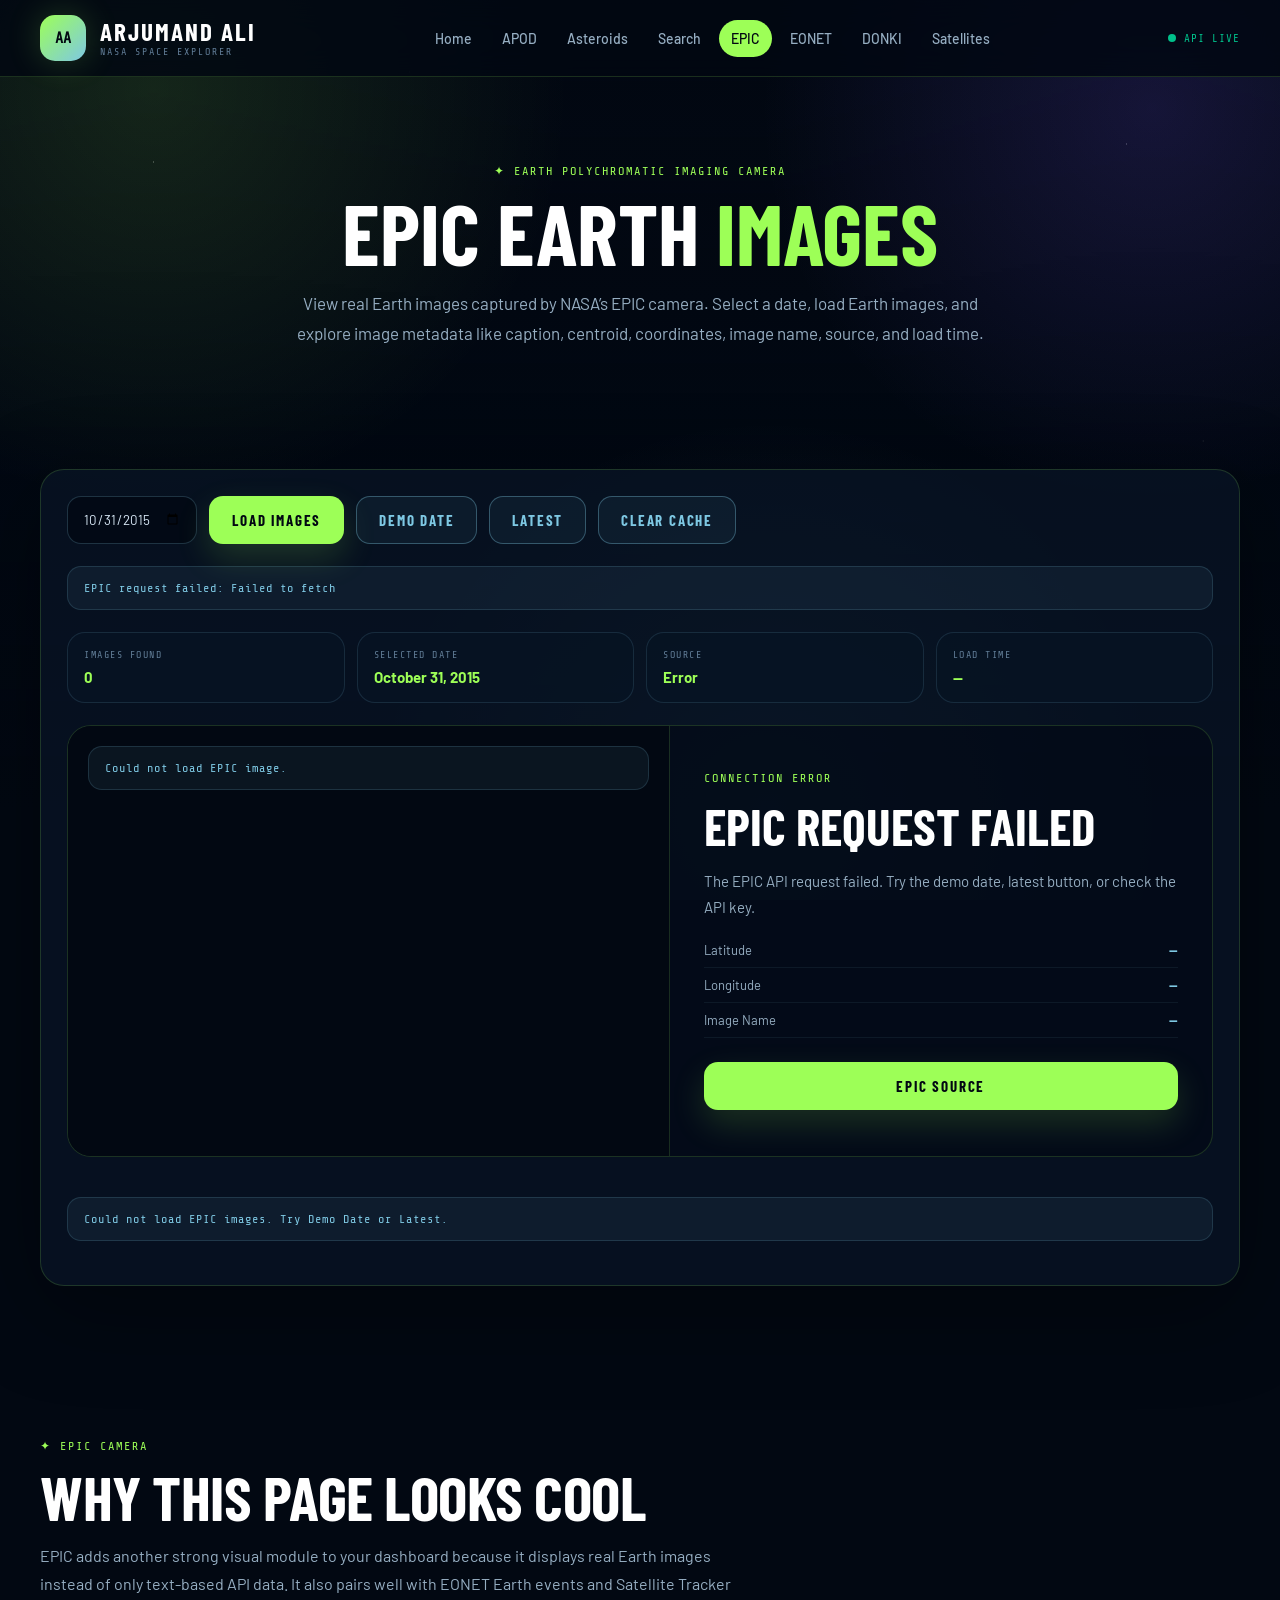
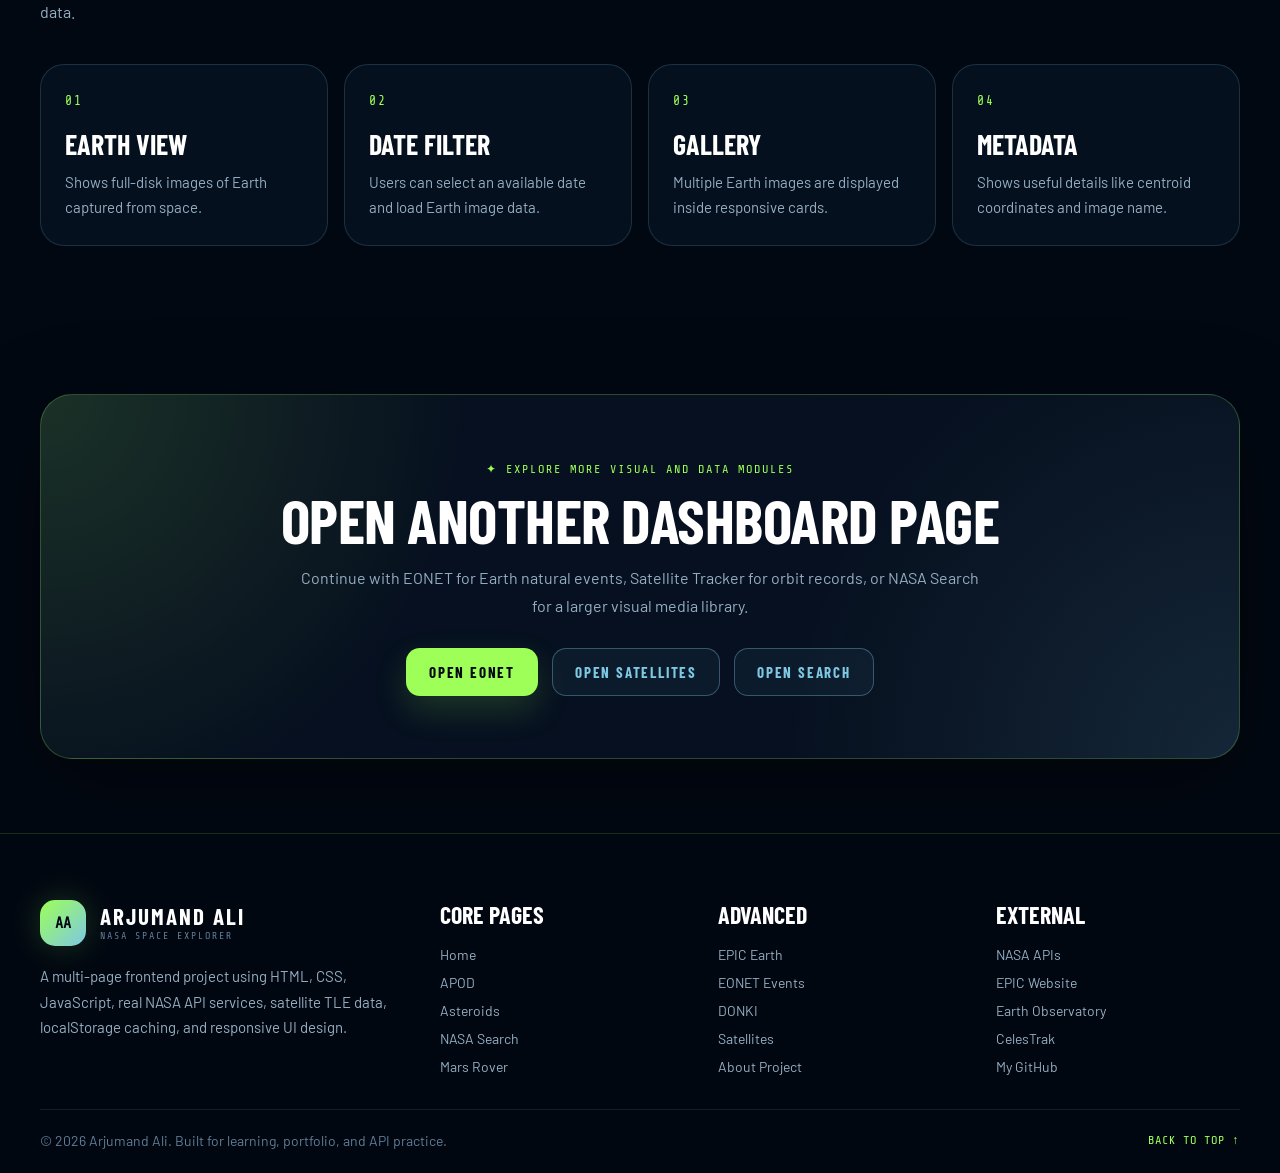
<file: pages/epic.html>
<!DOCTYPE html>
<html lang="en">
<head>
  <meta charset="UTF-8" />

  <meta name="viewport" content="width=device-width, initial-scale=1.0" />

  <meta
    name="description"
    content="EPIC Earth Images page for NASA Space Explorer by Arjumand Ali. View real Earth images captured by NASA EPIC camera inside a multi-page JavaScript API dashboard."
  />

  <meta
    name="keywords"
    content="NASA EPIC API, Earth Images, Earth Camera, NASA API Project, JavaScript Project, Arjumand Ali, NASA Space Explorer, Satellite Tracker, TLE API, EONET, DONKI"
  />

  <meta name="author" content="Arjumand Ali" />

  <title>EPIC Earth Images — NASA Space Explorer</title>

  <!-- Google Fonts -->
  <link rel="preconnect" href="https://fonts.googleapis.com" />
  <link rel="preconnect" href="https://fonts.gstatic.com" crossorigin />

  <link
    href="https://fonts.googleapis.com/css2?family=Barlow+Condensed:wght@300;400;600;700&family=Barlow:wght@300;400;500;600;700&family=Share+Tech+Mono&display=swap"
    rel="stylesheet"
  />

  <!-- CSS Files -->
  <link rel="stylesheet" href="../css/style.css" />
  <link rel="stylesheet" href="../css/responsive.css" />
</head>

<body>
  <!-- ================= HEADER ================= -->
  <header class="site-header" id="top">
    <div class="container header-inner">
      <a href="../index.html" class="brand" aria-label="NASA Space Explorer Home">
        <span class="brand-mark">AA</span>

        <span class="brand-text">
          <span class="brand-name">Arjumand Ali</span>
          <span class="brand-subtitle">NASA Space Explorer</span>
        </span>
      </a>

      <nav class="main-nav" aria-label="Main Navigation">
        <a href="../index.html" class="nav-link">Home</a>
        <a href="./apod.html" class="nav-link">APOD</a>
        <a href="./asteroids.html" class="nav-link">Asteroids</a>
        <a href="./search.html" class="nav-link">Search</a>
        <a href="./epic.html" class="nav-link active">EPIC</a>
        <a href="./eonet.html" class="nav-link">EONET</a>
        <a href="./donki.html" class="nav-link">DONKI</a>
        <a href="./satellites.html" class="nav-link">Satellites</a>
      </nav>

      <div class="header-status">
        <span class="status-dot"></span>
        <span class="status-text">API Live</span>
      </div>

      <button class="menu-toggle" id="menuToggle" aria-label="Open Menu">
        <span></span>
        <span></span>
      </button>
    </div>

    <!-- Mobile Menu -->
    <div class="mobile-menu" id="mobileMenu">
      <a href="../index.html" class="mobile-link">Home</a>
      <a href="./apod.html" class="mobile-link">APOD</a>
      <a href="./mars.html" class="mobile-link">Mars Rover</a>
      <a href="./asteroids.html" class="mobile-link">Asteroids</a>
      <a href="./search.html" class="mobile-link">NASA Search</a>
      <a href="./epic.html" class="mobile-link active">EPIC Earth</a>
      <a href="./eonet.html" class="mobile-link">EONET Events</a>
      <a href="./donki.html" class="mobile-link">DONKI</a>
      <a href="./satellites.html" class="mobile-link">Satellites</a>
      <a href="./about.html" class="mobile-link">About</a>
    </div>
  </header>

  <main>
    <!-- ================= PAGE HERO ================= -->
    <section class="page-hero">
      <div class="container">
        <span class="section-kicker">Earth Polychromatic Imaging Camera</span>

        <h1>
          EPIC Earth
          <span>Images</span>
        </h1>

        <p>
          View real Earth images captured by NASA’s EPIC camera. Select a date,
          load Earth images, and explore image metadata like caption, centroid,
          coordinates, image name, source, and load time.
        </p>
      </div>
    </section>

    <!-- ================= EPIC TOOL ================= -->
    <section class="api-tools-section">
      <div class="container">
        <div class="tool-panel epic-tool-panel">
          <!-- Controls -->
          <div class="form-row epic-controls">
            <input
              type="date"
              id="epicDateInput"
              class="input-field"
              aria-label="Select EPIC image date"
            />

            <button class="btn btn-primary" id="epicLoadBtn">
              Load Images
            </button>

            <button class="btn btn-outline" id="epicDemoBtn">
              Demo Date
            </button>

            <button class="btn btn-outline" id="epicLatestBtn">
              Latest
            </button>

            <button class="btn btn-outline" id="epicClearCacheBtn">
              Clear Cache
            </button>
          </div>

          <!-- Status -->
          <div class="status-message" id="epicStatus">
            Waiting for EPIC API request...
          </div>

          <!-- Stats -->
          <div class="epic-stats-grid">
            <div class="epic-stat-card">
              <span>Images Found</span>
              <strong id="epicImageCount">—</strong>
            </div>

            <div class="epic-stat-card">
              <span>Selected Date</span>
              <strong id="epicSelectedDate">—</strong>
            </div>

            <div class="epic-stat-card">
              <span>Source</span>
              <strong id="epicLoadSource">—</strong>
            </div>

            <div class="epic-stat-card">
              <span>Load Time</span>
              <strong id="epicLoadTime">—</strong>
            </div>
          </div>

          <!-- Featured Preview -->
          <div class="epic-featured-card" id="epicFeaturedCard">
            <div class="epic-featured-media" id="epicFeaturedMedia">
              <div class="skeleton-box"></div>
            </div>

            <div class="epic-featured-info">
              <span class="epic-date-tag" id="epicFeaturedDate">Loading...</span>

              <h2 id="epicFeaturedTitle">Earth From Space</h2>

              <p id="epicFeaturedText">
                Select a date or use the demo date to load Earth images from NASA EPIC API.
              </p>

              <div class="epic-featured-list">
                <span>
                  Latitude
                  <b id="epicLat">—</b>
                </span>

                <span>
                  Longitude
                  <b id="epicLon">—</b>
                </span>

                <span>
                  Image Name
                  <b id="epicImageName">—</b>
                </span>
              </div>

              <a href="https://epic.gsfc.nasa.gov/" target="_blank" class="btn btn-primary">
                EPIC Source
              </a>
            </div>
          </div>

          <!-- Results -->
          <div class="result-grid epic-result-grid" id="epicResults">
            <div class="result-card">
              <div class="skeleton-box" style="position:relative;height:230px;"></div>
              <div class="result-card-body">
                <span class="badge badge-safe">Ready</span>
                <h3>EPIC Earth</h3>
                <p>
                  Select a date and load Earth images captured by NASA EPIC camera.
                </p>
              </div>
            </div>

            <div class="result-card">
              <div class="skeleton-box" style="position:relative;height:230px;"></div>
              <div class="result-card-body">
                <span class="badge badge-safe">Visual API</span>
                <h3>Earth Images</h3>
                <p>
                  This page creates a visual Earth image gallery for your project.
                </p>
              </div>
            </div>

            <div class="result-card">
              <div class="skeleton-box" style="position:relative;height:230px;"></div>
              <div class="result-card-body">
                <span class="badge badge-safe">Metadata</span>
                <h3>Image Data</h3>
                <p>
                  Each image can show caption, date, coordinates, and image name.
                </p>
              </div>
            </div>
          </div>
        </div>
      </div>
    </section>

    <!-- ================= INFO SECTION ================= -->
    <section class="features-section">
      <div class="container">
        <div class="section-head">
          <span class="section-kicker">EPIC Camera</span>

          <h2>Why This Page Looks Cool</h2>

          <p>
            EPIC adds another strong visual module to your dashboard because it
            displays real Earth images instead of only text-based API data. It
            also pairs well with EONET Earth events and Satellite Tracker data.
          </p>
        </div>

        <div class="features-grid">
          <div class="feature-item">
            <span class="feature-number">01</span>
            <h3>Earth View</h3>
            <p>
              Shows full-disk images of Earth captured from space.
            </p>
          </div>

          <div class="feature-item">
            <span class="feature-number">02</span>
            <h3>Date Filter</h3>
            <p>
              Users can select an available date and load Earth image data.
            </p>
          </div>

          <div class="feature-item">
            <span class="feature-number">03</span>
            <h3>Gallery</h3>
            <p>
              Multiple Earth images are displayed inside responsive cards.
            </p>
          </div>

          <div class="feature-item">
            <span class="feature-number">04</span>
            <h3>Metadata</h3>
            <p>
              Shows useful details like centroid coordinates and image name.
            </p>
          </div>
        </div>
      </div>
    </section>

    <!-- ================= CTA ================= -->
    <section class="cta-section">
      <div class="container">
        <div class="cta-box">
          <span class="section-kicker">Explore More Visual And Data Modules</span>

          <h2>Open Another Dashboard Page</h2>

          <p>
            Continue with EONET for Earth natural events, Satellite Tracker for
            orbit records, or NASA Search for a larger visual media library.
          </p>

          <div class="cta-actions">
            <a href="./eonet.html" class="btn btn-primary">Open EONET</a>
            <a href="./satellites.html" class="btn btn-outline">Open Satellites</a>
            <a href="./search.html" class="btn btn-outline">Open Search</a>
          </div>
        </div>
      </div>
    </section>
  </main>

  <!-- ================= FOOTER ================= -->
  <footer class="site-footer">
    <div class="container footer-grid">
      <div class="footer-brand">
        <a href="../index.html" class="brand footer-logo">
          <span class="brand-mark">AA</span>

          <span class="brand-text">
            <span class="brand-name">Arjumand Ali</span>
            <span class="brand-subtitle">NASA Space Explorer</span>
          </span>
        </a>

        <p>
          A multi-page frontend project using HTML, CSS, JavaScript, real NASA
          API services, satellite TLE data, localStorage caching, and responsive UI design.
        </p>
      </div>

      <div class="footer-links">
        <h3>Core Pages</h3>

        <a href="../index.html">Home</a>
        <a href="./apod.html">APOD</a>
        <a href="./asteroids.html">Asteroids</a>
        <a href="./search.html">NASA Search</a>
        <a href="./mars.html">Mars Rover</a>
      </div>

      <div class="footer-links">
        <h3>Advanced</h3>

        <a href="./epic.html">EPIC Earth</a>
        <a href="./eonet.html">EONET Events</a>
        <a href="./donki.html">DONKI</a>
        <a href="./satellites.html">Satellites</a>
        <a href="./about.html">About Project</a>
      </div>

      <div class="footer-links">
        <h3>External</h3>

        <a href="https://api.nasa.gov/" target="_blank">NASA APIs</a>
        <a href="https://epic.gsfc.nasa.gov/" target="_blank">EPIC Website</a>
        <a href="https://earthobservatory.nasa.gov/" target="_blank">Earth Observatory</a>
        <a href="https://celestrak.org/" target="_blank">CelesTrak</a>
        <a href="https://github.com/arjumand-codes" target="_blank">My GitHub</a>
      </div>
    </div>

    <div class="container footer-bottom">
      <p>© 2026 Arjumand Ali. Built for learning, portfolio, and API practice.</p>

      <a href="#top" class="back-to-top">Back To Top ↑</a>
    </div>
  </footer>

  <!-- JavaScript Files -->
  <script src="../js/config.js"></script>
  <script src="../js/helpers.js"></script>
  <script src="../js/epic.js"></script>
</body>
</html>
</file>
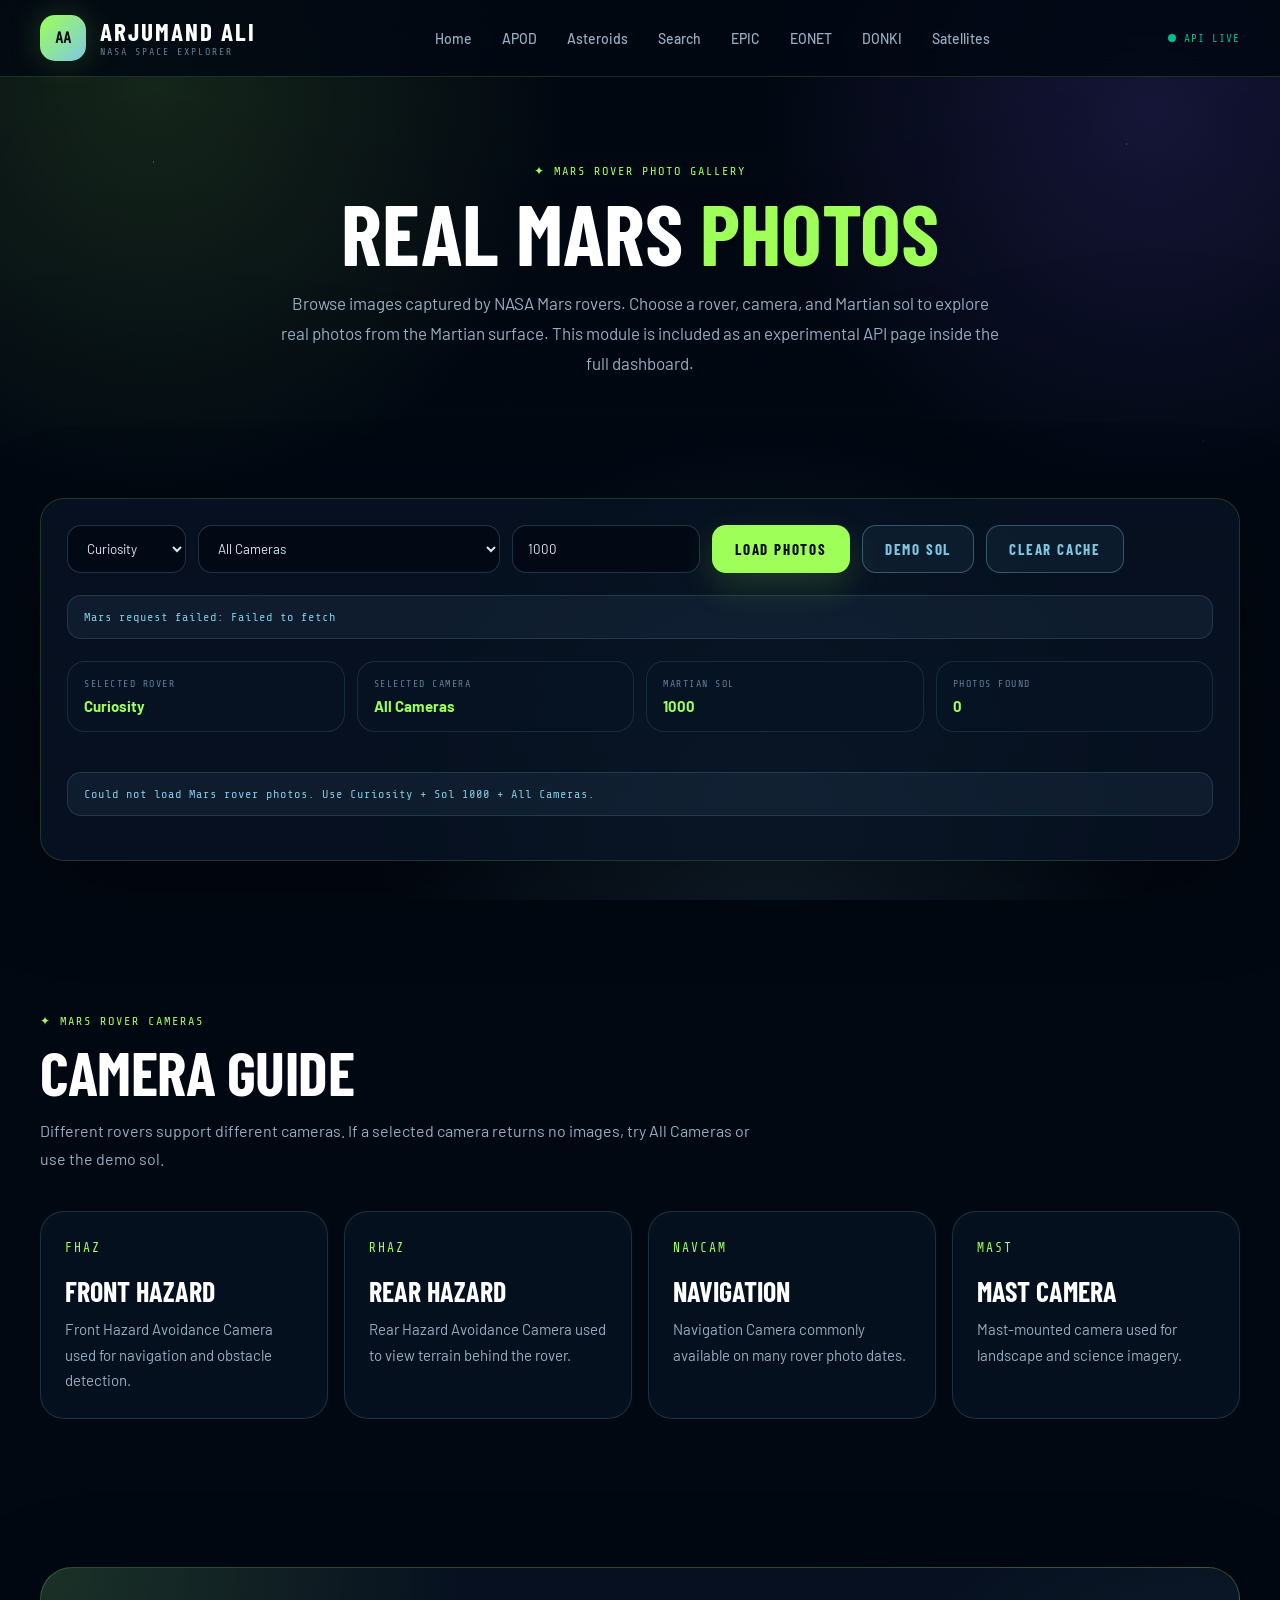
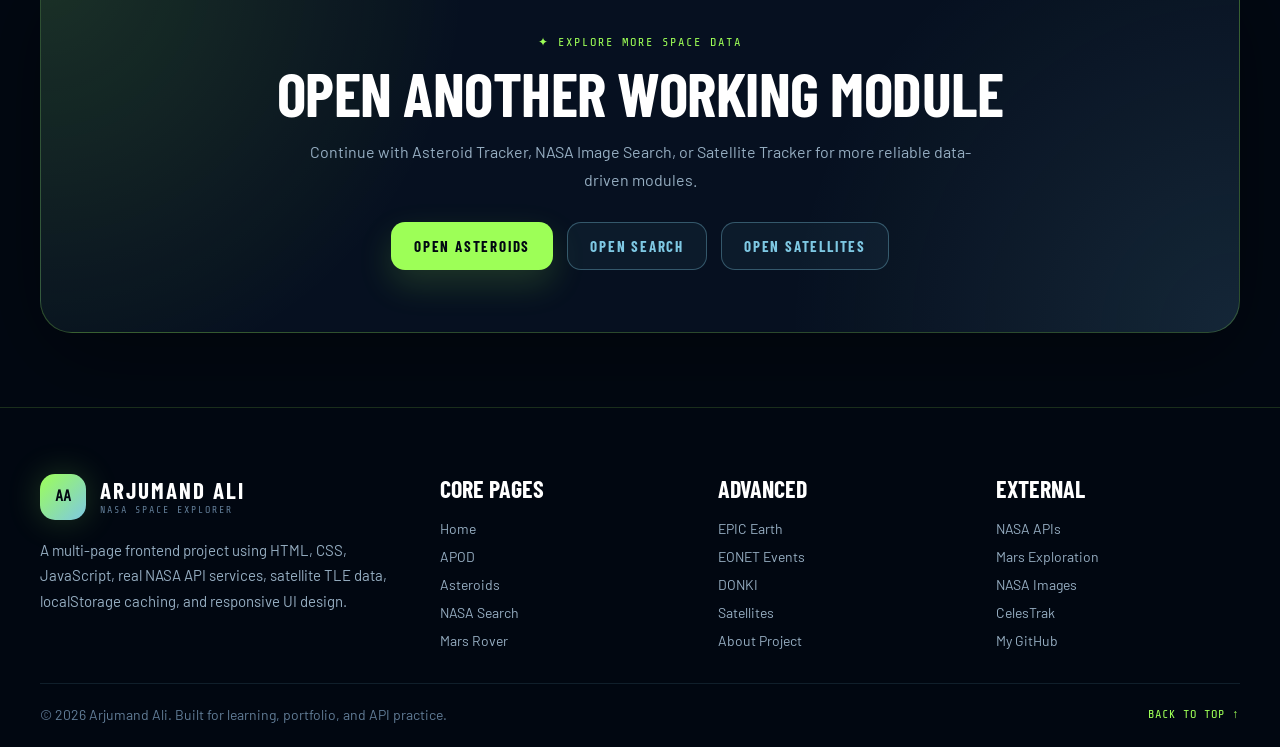
<file: pages/mars.html>
<!DOCTYPE html>
<html lang="en">
<head>
  <meta charset="UTF-8" />

  <meta name="viewport" content="width=device-width, initial-scale=1.0" />

  <meta
    name="description"
    content="Mars Rover Photos page for NASA Space Explorer by Arjumand Ali. Browse real Mars rover photos using rover, camera, and Martian sol filters inside a multi-page JavaScript API dashboard."
  />

  <meta
    name="keywords"
    content="NASA Mars Rover API, Mars Photos, Curiosity Rover, Opportunity Rover, Spirit Rover, JavaScript API Project, Arjumand Ali, NASA Space Explorer, Satellite Tracker, TLE API, APOD, Asteroids, EPIC, EONET, DONKI"
  />

  <meta name="author" content="Arjumand Ali" />

  <title>Mars Rover Photos — NASA Space Explorer</title>

  <!-- Google Fonts -->
  <link rel="preconnect" href="https://fonts.googleapis.com" />
  <link rel="preconnect" href="https://fonts.gstatic.com" crossorigin />

  <link
    href="https://fonts.googleapis.com/css2?family=Barlow+Condensed:wght@300;400;600;700&family=Barlow:wght@300;400;500;600;700&family=Share+Tech+Mono&display=swap"
    rel="stylesheet"
  />

  <!-- CSS Files -->
  <link rel="stylesheet" href="../css/style.css" />
  <link rel="stylesheet" href="../css/responsive.css" />
</head>

<body>
  <!-- ================= HEADER ================= -->
  <header class="site-header" id="top">
    <div class="container header-inner">
      <a href="../index.html" class="brand" aria-label="NASA Space Explorer Home">
        <span class="brand-mark">AA</span>

        <span class="brand-text">
          <span class="brand-name">Arjumand Ali</span>
          <span class="brand-subtitle">NASA Space Explorer</span>
        </span>
      </a>

      <nav class="main-nav" aria-label="Main Navigation">
        <a href="../index.html" class="nav-link">Home</a>
        <a href="./apod.html" class="nav-link">APOD</a>
        <a href="./asteroids.html" class="nav-link">Asteroids</a>
        <a href="./search.html" class="nav-link">Search</a>
        <a href="./epic.html" class="nav-link">EPIC</a>
        <a href="./eonet.html" class="nav-link">EONET</a>
        <a href="./donki.html" class="nav-link">DONKI</a>
        <a href="./satellites.html" class="nav-link">Satellites</a>
      </nav>

      <div class="header-status">
        <span class="status-dot"></span>
        <span class="status-text">API Live</span>
      </div>

      <button class="menu-toggle" id="menuToggle" aria-label="Open Menu">
        <span></span>
        <span></span>
      </button>
    </div>

    <!-- Mobile Menu -->
    <div class="mobile-menu" id="mobileMenu">
      <a href="../index.html" class="mobile-link">Home</a>
      <a href="./apod.html" class="mobile-link">APOD</a>
      <a href="./mars.html" class="mobile-link active">Mars Rover</a>
      <a href="./asteroids.html" class="mobile-link">Asteroids</a>
      <a href="./search.html" class="mobile-link">NASA Search</a>
      <a href="./epic.html" class="mobile-link">EPIC Earth</a>
      <a href="./eonet.html" class="mobile-link">EONET Events</a>
      <a href="./donki.html" class="mobile-link">DONKI</a>
      <a href="./satellites.html" class="mobile-link">Satellites</a>
      <a href="./about.html" class="mobile-link">About</a>
    </div>
  </header>

  <main>
    <!-- ================= PAGE HERO ================= -->
    <section class="page-hero">
      <div class="container">
        <span class="section-kicker">Mars Rover Photo Gallery</span>

        <h1>
          Real Mars
          <span>Photos</span>
        </h1>

        <p>
          Browse images captured by NASA Mars rovers. Choose a rover, camera,
          and Martian sol to explore real photos from the Martian surface. This
          module is included as an experimental API page inside the full dashboard.
        </p>
      </div>
    </section>

    <!-- ================= MARS TOOL ================= -->
    <section class="api-tools-section">
      <div class="container">
        <div class="tool-panel mars-tool-panel">
          <!-- Controls -->
          <div class="form-row mars-controls">
            <select id="marsRoverSelect" class="select-field" aria-label="Select Mars rover">
              <option value="curiosity">Curiosity</option>
              <option value="opportunity">Opportunity</option>
              <option value="spirit">Spirit</option>
            </select>

            <select id="marsCameraSelect" class="select-field" aria-label="Select rover camera">
              <option value="">All Cameras</option>
              <option value="FHAZ">FHAZ — Front Hazard Camera</option>
              <option value="RHAZ">RHAZ — Rear Hazard Camera</option>
              <option value="NAVCAM">NAVCAM — Navigation Camera</option>
              <option value="MAST">MAST — Mast Camera</option>
              <option value="CHEMCAM">CHEMCAM — Chemistry Camera</option>
              <option value="MAHLI">MAHLI — Hand Lens Imager</option>
              <option value="MARDI">MARDI — Descent Imager</option>
              <option value="PANCAM">PANCAM — Panoramic Camera</option>
              <option value="MINITES">MINITES — Thermal Emission Spectrometer</option>
            </select>

            <input
              type="number"
              id="marsSolInput"
              class="input-field"
              min="0"
              value="1000"
              placeholder="Enter Sol, example: 1000"
              aria-label="Select Mars sol"
            />

            <button class="btn btn-primary" id="marsLoadBtn">
              Load Photos
            </button>

            <button class="btn btn-outline" id="marsDefaultBtn">
              Demo Sol
            </button>

            <button class="btn btn-outline" id="marsClearCacheBtn">
              Clear Cache
            </button>
          </div>

          <!-- Status -->
          <div class="status-message" id="marsStatus">
            Waiting for Mars Rover API request...
          </div>

          <!-- Stats -->
          <div class="mars-stats-grid">
            <div class="mars-stat-card">
              <span>Selected Rover</span>
              <strong id="marsSelectedRover">—</strong>
            </div>

            <div class="mars-stat-card">
              <span>Selected Camera</span>
              <strong id="marsSelectedCamera">—</strong>
            </div>

            <div class="mars-stat-card">
              <span>Martian Sol</span>
              <strong id="marsSelectedSol">—</strong>
            </div>

            <div class="mars-stat-card">
              <span>Photos Found</span>
              <strong id="marsPhotoCount">—</strong>
            </div>
          </div>

          <!-- Results -->
          <div class="result-grid mars-result-grid" id="marsResults">
            <div class="result-card">
              <div class="skeleton-box" style="position:relative;height:230px;"></div>
              <div class="result-card-body">
                <span class="badge badge-safe">Ready</span>
                <h3>Mars Gallery</h3>
                <p>
                  Select rover, camera, and sol, then click Load Photos.
                </p>
              </div>
            </div>

            <div class="result-card">
              <div class="skeleton-box" style="position:relative;height:230px;"></div>
              <div class="result-card-body">
                <span class="badge badge-safe">Rover Data</span>
                <h3>Real Rover Photos</h3>
                <p>
                  This module can show images from NASA Mars Rover Photos API.
                </p>
              </div>
            </div>

            <div class="result-card">
              <div class="skeleton-box" style="position:relative;height:230px;"></div>
              <div class="result-card-body">
                <span class="badge badge-safe">Filters</span>
                <h3>Camera Filters</h3>
                <p>
                  Use camera filters like NAVCAM, FHAZ, RHAZ, MAST, and more.
                </p>
              </div>
            </div>
          </div>
        </div>
      </div>
    </section>

    <!-- ================= INFO SECTION ================= -->
    <section class="features-section">
      <div class="container">
        <div class="section-head">
          <span class="section-kicker">Mars Rover Cameras</span>

          <h2>Camera Guide</h2>

          <p>
            Different rovers support different cameras. If a selected camera
            returns no images, try All Cameras or use the demo sol.
          </p>
        </div>

        <div class="features-grid">
          <div class="feature-item">
            <span class="feature-number">FHAZ</span>
            <h3>Front Hazard</h3>
            <p>
              Front Hazard Avoidance Camera used for navigation and obstacle
              detection.
            </p>
          </div>

          <div class="feature-item">
            <span class="feature-number">RHAZ</span>
            <h3>Rear Hazard</h3>
            <p>
              Rear Hazard Avoidance Camera used to view terrain behind the rover.
            </p>
          </div>

          <div class="feature-item">
            <span class="feature-number">NAVCAM</span>
            <h3>Navigation</h3>
            <p>
              Navigation Camera commonly available on many rover photo dates.
            </p>
          </div>

          <div class="feature-item">
            <span class="feature-number">MAST</span>
            <h3>Mast Camera</h3>
            <p>
              Mast-mounted camera used for landscape and science imagery.
            </p>
          </div>
        </div>
      </div>
    </section>

    <!-- ================= CTA ================= -->
    <section class="cta-section">
      <div class="container">
        <div class="cta-box">
          <span class="section-kicker">Explore More Space Data</span>

          <h2>Open Another Working Module</h2>

          <p>
            Continue with Asteroid Tracker, NASA Image Search, or Satellite
            Tracker for more reliable data-driven modules.
          </p>

          <div class="cta-actions">
            <a href="./asteroids.html" class="btn btn-primary">Open Asteroids</a>
            <a href="./search.html" class="btn btn-outline">Open Search</a>
            <a href="./satellites.html" class="btn btn-outline">Open Satellites</a>
          </div>
        </div>
      </div>
    </section>
  </main>

  <!-- ================= FOOTER ================= -->
  <footer class="site-footer">
    <div class="container footer-grid">
      <div class="footer-brand">
        <a href="../index.html" class="brand footer-logo">
          <span class="brand-mark">AA</span>

          <span class="brand-text">
            <span class="brand-name">Arjumand Ali</span>
            <span class="brand-subtitle">NASA Space Explorer</span>
          </span>
        </a>

        <p>
          A multi-page frontend project using HTML, CSS, JavaScript, real NASA
          API services, satellite TLE data, localStorage caching, and responsive UI design.
        </p>
      </div>

      <div class="footer-links">
        <h3>Core Pages</h3>

        <a href="../index.html">Home</a>
        <a href="./apod.html">APOD</a>
        <a href="./asteroids.html">Asteroids</a>
        <a href="./search.html">NASA Search</a>
        <a href="./mars.html">Mars Rover</a>
      </div>

      <div class="footer-links">
        <h3>Advanced</h3>

        <a href="./epic.html">EPIC Earth</a>
        <a href="./eonet.html">EONET Events</a>
        <a href="./donki.html">DONKI</a>
        <a href="./satellites.html">Satellites</a>
        <a href="./about.html">About Project</a>
      </div>

      <div class="footer-links">
        <h3>External</h3>

        <a href="https://api.nasa.gov/" target="_blank">NASA APIs</a>
        <a href="https://mars.nasa.gov/" target="_blank">Mars Exploration</a>
        <a href="https://images.nasa.gov/" target="_blank">NASA Images</a>
        <a href="https://celestrak.org/" target="_blank">CelesTrak</a>
        <a href="https://github.com/arjumand-codes" target="_blank">My GitHub</a>
      </div>
    </div>

    <div class="container footer-bottom">
      <p>© 2026 Arjumand Ali. Built for learning, portfolio, and API practice.</p>

      <a href="#top" class="back-to-top">Back To Top ↑</a>
    </div>
  </footer>

  <!-- JavaScript Files -->
  <script src="../js/config.js"></script>
  <script src="../js/helpers.js"></script>
  <script src="../js/mars.js"></script>
</body>
</html>
</file>
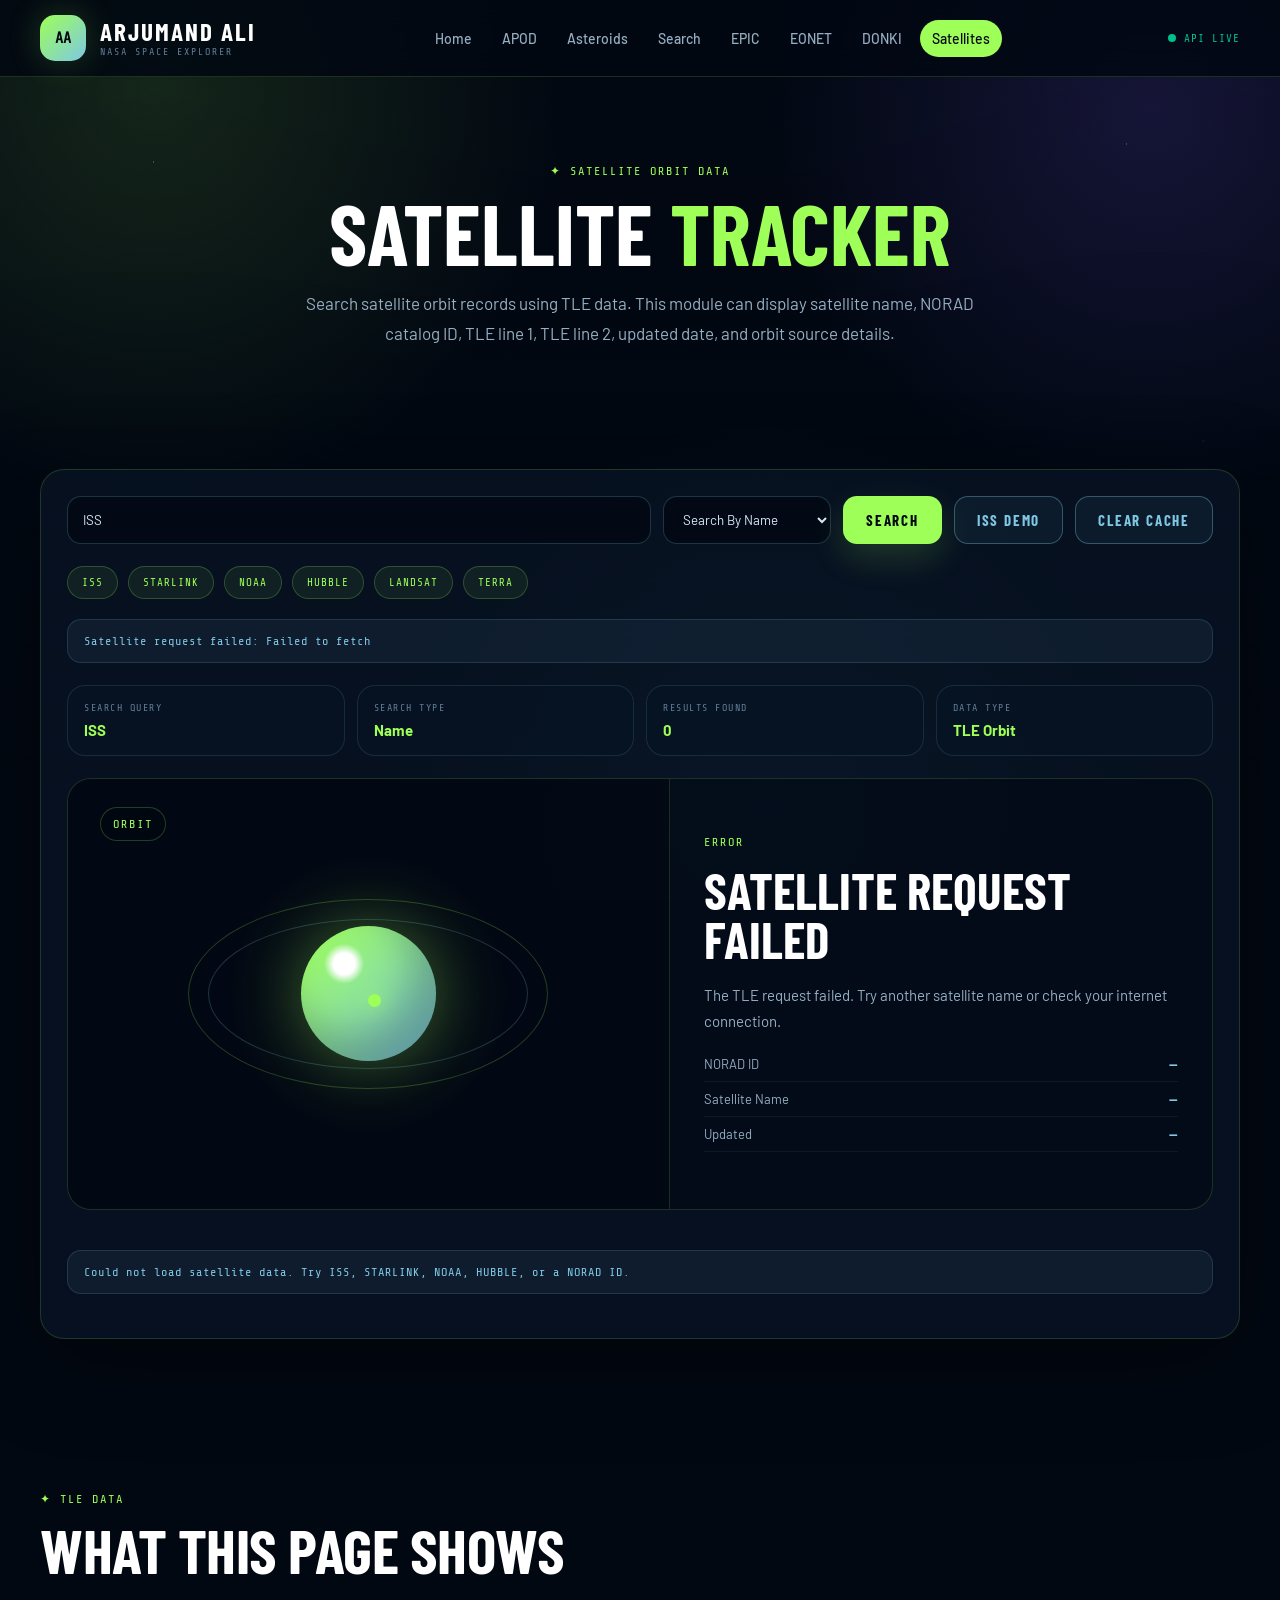
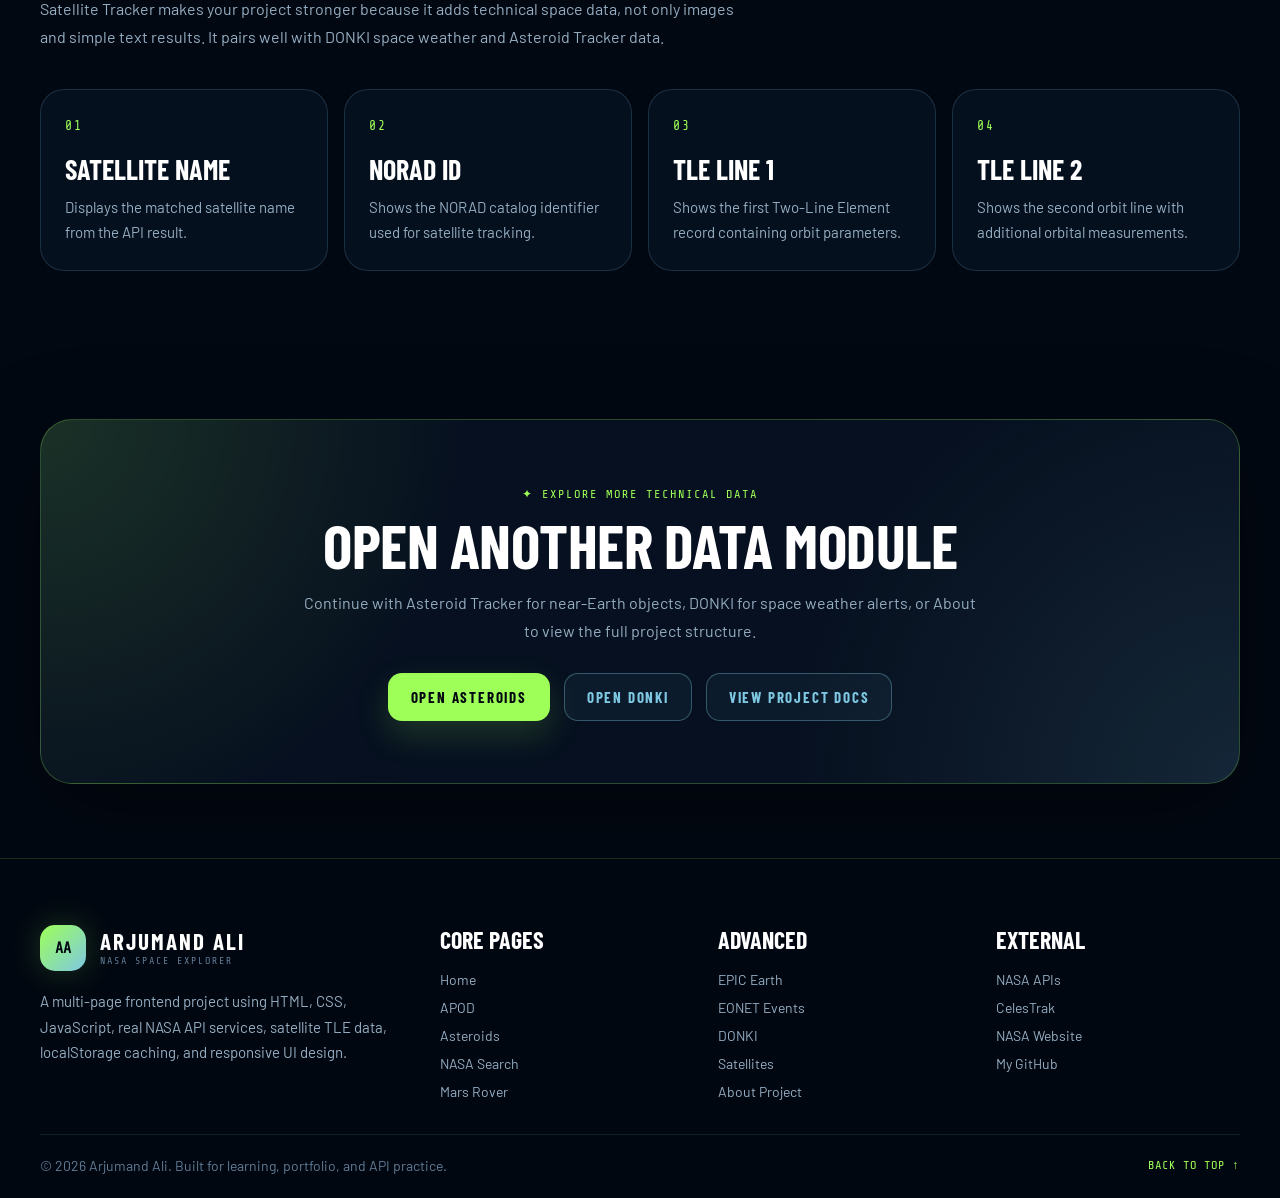
<file: pages/satellites.html>
<!DOCTYPE html>
<html lang="en">
<head>
  <meta charset="UTF-8" />

  <meta name="viewport" content="width=device-width, initial-scale=1.0" />

  <meta
    name="description"
    content="Satellite Tracker page for NASA Space Explorer by Arjumand Ali. Search satellite TLE orbit data by name or NORAD ID inside a multi-page JavaScript API dashboard."
  />

  <meta
    name="keywords"
    content="NASA TLE API, Satellite Tracker, Satellite Orbit Data, Two Line Element, NORAD ID, JavaScript API Project, Arjumand Ali, NASA Space Explorer, APOD, Asteroids, EPIC, EONET, DONKI"
  />

  <meta name="author" content="Arjumand Ali" />

  <title>Satellite Tracker — NASA Space Explorer</title>

  <!-- Google Fonts -->
  <link rel="preconnect" href="https://fonts.googleapis.com" />
  <link rel="preconnect" href="https://fonts.gstatic.com" crossorigin />

  <link
    href="https://fonts.googleapis.com/css2?family=Barlow+Condensed:wght@300;400;600;700&family=Barlow:wght@300;400;500;600;700&family=Share+Tech+Mono&display=swap"
    rel="stylesheet"
  />

  <!-- CSS Files -->
  <link rel="stylesheet" href="../css/style.css" />
  <link rel="stylesheet" href="../css/responsive.css" />
</head>

<body>
  <!-- ================= HEADER ================= -->
  <header class="site-header" id="top">
    <div class="container header-inner">
      <a href="../index.html" class="brand" aria-label="NASA Space Explorer Home">
        <span class="brand-mark">AA</span>

        <span class="brand-text">
          <span class="brand-name">Arjumand Ali</span>
          <span class="brand-subtitle">NASA Space Explorer</span>
        </span>
      </a>

      <nav class="main-nav" aria-label="Main Navigation">
        <a href="../index.html" class="nav-link">Home</a>
        <a href="./apod.html" class="nav-link">APOD</a>
        <a href="./asteroids.html" class="nav-link">Asteroids</a>
        <a href="./search.html" class="nav-link">Search</a>
        <a href="./epic.html" class="nav-link">EPIC</a>
        <a href="./eonet.html" class="nav-link">EONET</a>
        <a href="./donki.html" class="nav-link">DONKI</a>
        <a href="./satellites.html" class="nav-link active">Satellites</a>
      </nav>

      <div class="header-status">
        <span class="status-dot"></span>
        <span class="status-text">API Live</span>
      </div>

      <button class="menu-toggle" id="menuToggle" aria-label="Open Menu">
        <span></span>
        <span></span>
      </button>
    </div>

    <!-- Mobile Menu -->
    <div class="mobile-menu" id="mobileMenu">
      <a href="../index.html" class="mobile-link">Home</a>
      <a href="./apod.html" class="mobile-link">APOD</a>
      <a href="./mars.html" class="mobile-link">Mars Rover</a>
      <a href="./asteroids.html" class="mobile-link">Asteroids</a>
      <a href="./search.html" class="mobile-link">NASA Search</a>
      <a href="./epic.html" class="mobile-link">EPIC Earth</a>
      <a href="./eonet.html" class="mobile-link">EONET Events</a>
      <a href="./donki.html" class="mobile-link">DONKI</a>
      <a href="./satellites.html" class="mobile-link active">Satellites</a>
      <a href="./about.html" class="mobile-link">About</a>
    </div>
  </header>

  <main>
    <!-- ================= PAGE HERO ================= -->
    <section class="page-hero">
      <div class="container">
        <span class="section-kicker">Satellite Orbit Data</span>

        <h1>
          Satellite
          <span>Tracker</span>
        </h1>

        <p>
          Search satellite orbit records using TLE data. This module can display
          satellite name, NORAD catalog ID, TLE line 1, TLE line 2, updated date,
          and orbit source details.
        </p>
      </div>
    </section>

    <!-- ================= SATELLITE TOOL ================= -->
    <section class="api-tools-section">
      <div class="container">
        <div class="tool-panel satellite-tool-panel">
          <!-- Controls -->
          <div class="form-row satellite-controls">
            <input
              type="search"
              id="satelliteSearchInput"
              class="input-field satellite-input-wide"
              placeholder="Search satellite, example: ISS, STARLINK, NOAA..."
              aria-label="Search satellite"
            />

            <select id="satelliteSearchType" class="select-field" aria-label="Select search type">
              <option value="name">Search By Name</option>
              <option value="norad">Search By NORAD ID</option>
            </select>

            <button class="btn btn-primary" id="satelliteSearchBtn">
              Search
            </button>

            <button class="btn btn-outline" id="satelliteDemoBtn">
              ISS Demo
            </button>

            <button class="btn btn-outline" id="satelliteClearCacheBtn">
              Clear Cache
            </button>
          </div>

          <!-- Presets -->
          <div class="satellite-presets">
            <button type="button" class="satellite-chip" data-satellite="ISS">ISS</button>
            <button type="button" class="satellite-chip" data-satellite="STARLINK">Starlink</button>
            <button type="button" class="satellite-chip" data-satellite="NOAA">NOAA</button>
            <button type="button" class="satellite-chip" data-satellite="HUBBLE">Hubble</button>
            <button type="button" class="satellite-chip" data-satellite="LANDSAT">Landsat</button>
            <button type="button" class="satellite-chip" data-satellite="TERRA">Terra</button>
          </div>

          <!-- Status -->
          <div class="status-message" id="satelliteStatus">
            Waiting for satellite search request...
          </div>

          <!-- Stats -->
          <div class="satellite-stats-grid">
            <div class="satellite-stat-card">
              <span>Search Query</span>
              <strong id="satelliteQueryText">—</strong>
            </div>

            <div class="satellite-stat-card">
              <span>Search Type</span>
              <strong id="satelliteTypeText">—</strong>
            </div>

            <div class="satellite-stat-card">
              <span>Results Found</span>
              <strong id="satelliteResultCount">—</strong>
            </div>

            <div class="satellite-stat-card">
              <span>Data Type</span>
              <strong>TLE Orbit</strong>
            </div>
          </div>

          <!-- Featured Satellite -->
          <div class="satellite-featured-card" id="satelliteFeaturedCard">
            <div class="satellite-orbit-visual">
              <div class="satellite-planet"></div>
              <div class="satellite-orbit satellite-orbit-one"></div>
              <div class="satellite-orbit satellite-orbit-two"></div>
              <div class="satellite-dot"></div>
              <span class="satellite-label">ORBIT</span>
            </div>

            <div class="satellite-featured-info">
              <span class="satellite-date-tag" id="satelliteFeaturedTag">Ready</span>

              <h2 id="satelliteFeaturedTitle">Satellite Orbit Search</h2>

              <p id="satelliteFeaturedText">
                Search by satellite name or NORAD ID to load TLE orbit data.
                TLE data is useful for describing the orbital path of satellites.
              </p>

              <div class="satellite-featured-list">
                <span>
                  NORAD ID
                  <b id="satelliteNoradId">—</b>
                </span>

                <span>
                  Satellite Name
                  <b id="satelliteName">—</b>
                </span>

                <span>
                  Updated
                  <b id="satelliteUpdated">—</b>
                </span>
              </div>
            </div>
          </div>

          <!-- Results -->
          <div class="result-grid satellite-result-grid" id="satelliteResults">
            <div class="result-card">
              <div class="result-card-body">
                <span class="badge badge-safe">Ready</span>
                <h3>Satellite Tracker</h3>
                <p>
                  Search satellite orbit data by name or NORAD catalog ID.
                </p>
              </div>
            </div>

            <div class="result-card">
              <div class="result-card-body">
                <span class="badge badge-safe">TLE Data</span>
                <h3>Orbit Lines</h3>
                <p>
                  TLE records include two orbit lines used to represent satellite position.
                </p>
              </div>
            </div>

            <div class="result-card">
              <div class="result-card-body">
                <span class="badge badge-safe">Technical API</span>
                <h3>More Advanced</h3>
                <p>
                  This module adds a technical satellite data feature to the project.
                </p>
              </div>
            </div>
          </div>
        </div>
      </div>
    </section>

    <!-- ================= INFO SECTION ================= -->
    <section class="features-section">
      <div class="container">
        <div class="section-head">
          <span class="section-kicker">TLE Data</span>

          <h2>What This Page Shows</h2>

          <p>
            Satellite Tracker makes your project stronger because it adds
            technical space data, not only images and simple text results.
            It pairs well with DONKI space weather and Asteroid Tracker data.
          </p>
        </div>

        <div class="features-grid">
          <div class="feature-item">
            <span class="feature-number">01</span>
            <h3>Satellite Name</h3>
            <p>
              Displays the matched satellite name from the API result.
            </p>
          </div>

          <div class="feature-item">
            <span class="feature-number">02</span>
            <h3>NORAD ID</h3>
            <p>
              Shows the NORAD catalog identifier used for satellite tracking.
            </p>
          </div>

          <div class="feature-item">
            <span class="feature-number">03</span>
            <h3>TLE Line 1</h3>
            <p>
              Shows the first Two-Line Element record containing orbit parameters.
            </p>
          </div>

          <div class="feature-item">
            <span class="feature-number">04</span>
            <h3>TLE Line 2</h3>
            <p>
              Shows the second orbit line with additional orbital measurements.
            </p>
          </div>
        </div>
      </div>
    </section>

    <!-- ================= CTA ================= -->
    <section class="cta-section">
      <div class="container">
        <div class="cta-box">
          <span class="section-kicker">Explore More Technical Data</span>

          <h2>Open Another Data Module</h2>

          <p>
            Continue with Asteroid Tracker for near-Earth objects, DONKI for
            space weather alerts, or About to view the full project structure.
          </p>

          <div class="cta-actions">
            <a href="./asteroids.html" class="btn btn-primary">Open Asteroids</a>
            <a href="./donki.html" class="btn btn-outline">Open DONKI</a>
            <a href="./about.html" class="btn btn-outline">View Project Docs</a>
          </div>
        </div>
      </div>
    </section>
  </main>

  <!-- ================= FOOTER ================= -->
  <footer class="site-footer">
    <div class="container footer-grid">
      <div class="footer-brand">
        <a href="../index.html" class="brand footer-logo">
          <span class="brand-mark">AA</span>

          <span class="brand-text">
            <span class="brand-name">Arjumand Ali</span>
            <span class="brand-subtitle">NASA Space Explorer</span>
          </span>
        </a>

        <p>
          A multi-page frontend project using HTML, CSS, JavaScript, real NASA
          API services, satellite TLE data, localStorage caching, and responsive UI design.
        </p>
      </div>

      <div class="footer-links">
        <h3>Core Pages</h3>

        <a href="../index.html">Home</a>
        <a href="./apod.html">APOD</a>
        <a href="./asteroids.html">Asteroids</a>
        <a href="./search.html">NASA Search</a>
        <a href="./mars.html">Mars Rover</a>
      </div>

      <div class="footer-links">
        <h3>Advanced</h3>

        <a href="./epic.html">EPIC Earth</a>
        <a href="./eonet.html">EONET Events</a>
        <a href="./donki.html">DONKI</a>
        <a href="./satellites.html">Satellites</a>
        <a href="./about.html">About Project</a>
      </div>

      <div class="footer-links">
        <h3>External</h3>

        <a href="https://api.nasa.gov/" target="_blank">NASA APIs</a>
        <a href="https://celestrak.org/" target="_blank">CelesTrak</a>
        <a href="https://www.nasa.gov/" target="_blank">NASA Website</a>
        <a href="https://github.com/arjumand-codes" target="_blank">My GitHub</a>
      </div>
    </div>

    <div class="container footer-bottom">
      <p>© 2026 Arjumand Ali. Built for learning, portfolio, and API practice.</p>

      <a href="#top" class="back-to-top">Back To Top ↑</a>
    </div>
  </footer>

  <!-- JavaScript Files -->
  <script src="../js/config.js"></script>
  <script src="../js/helpers.js"></script>
  <script src="../js/satellites.js"></script>
</body>
</html>
</file>
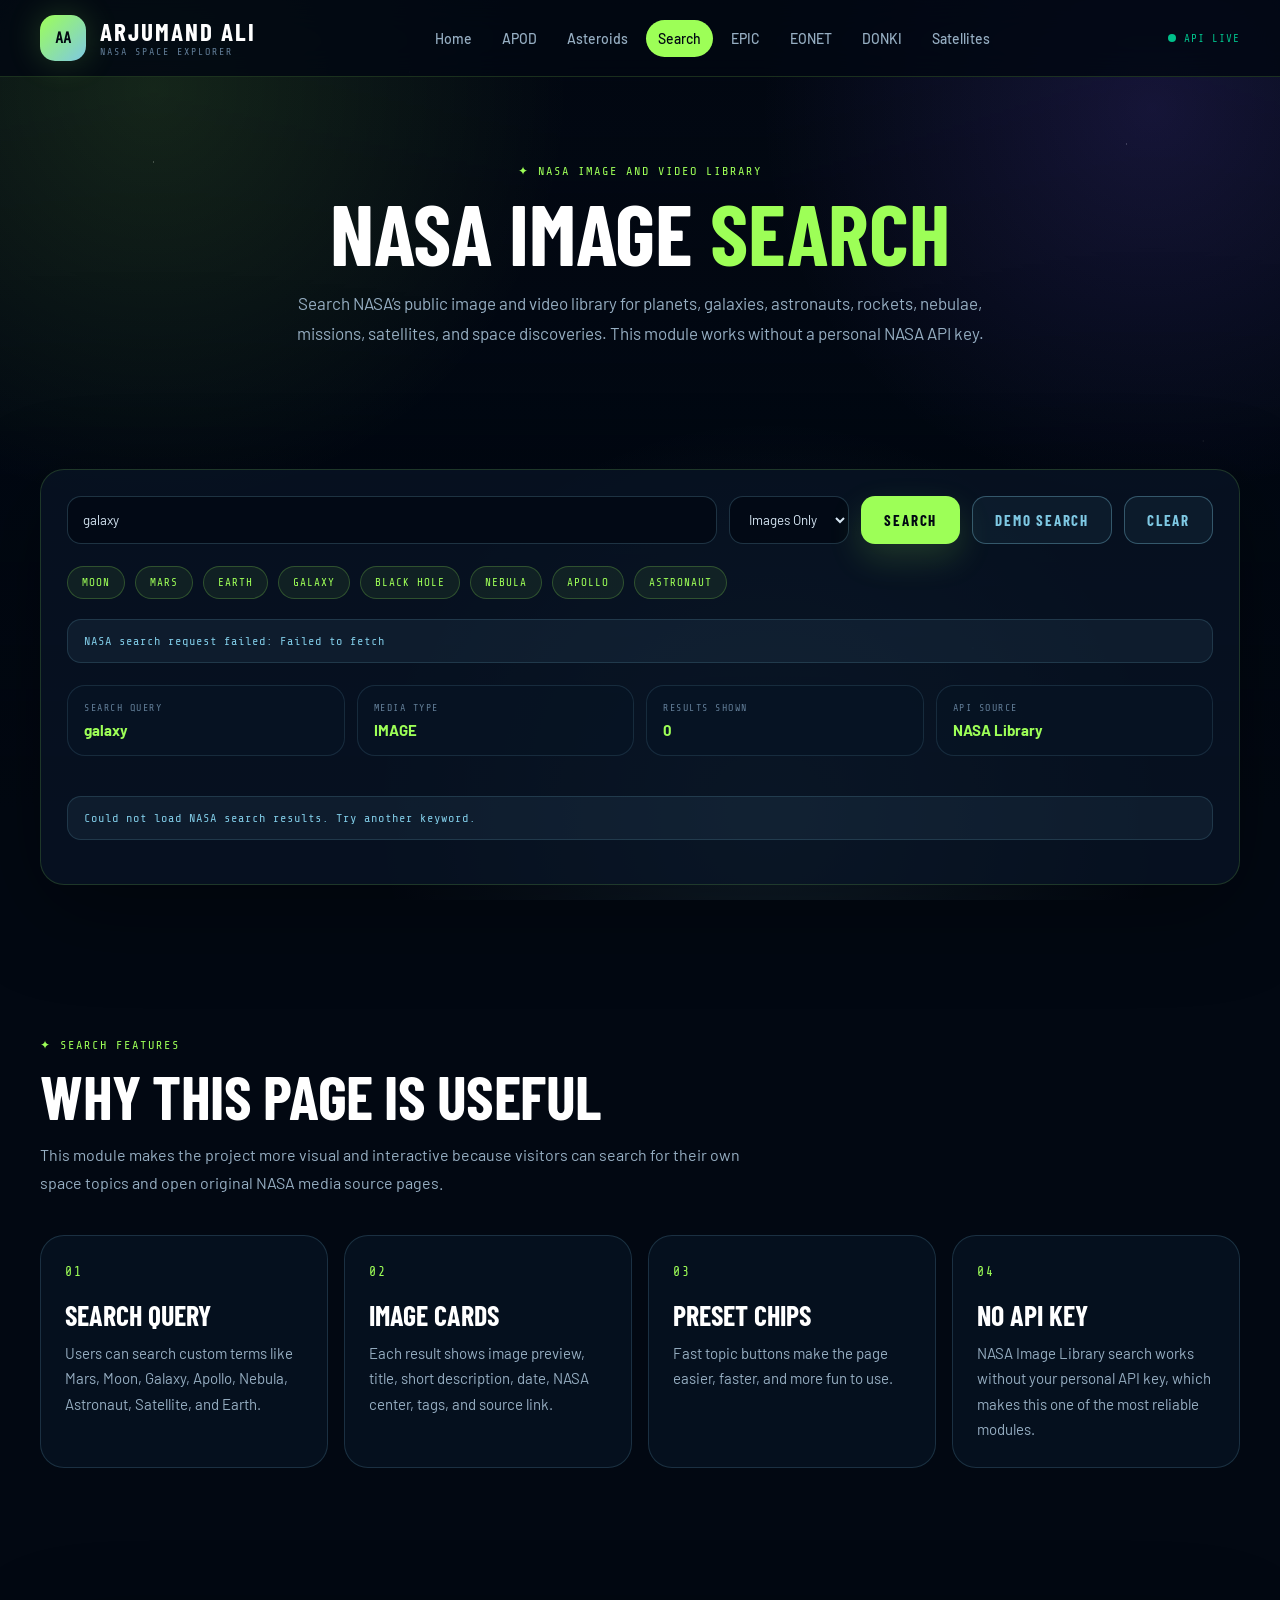
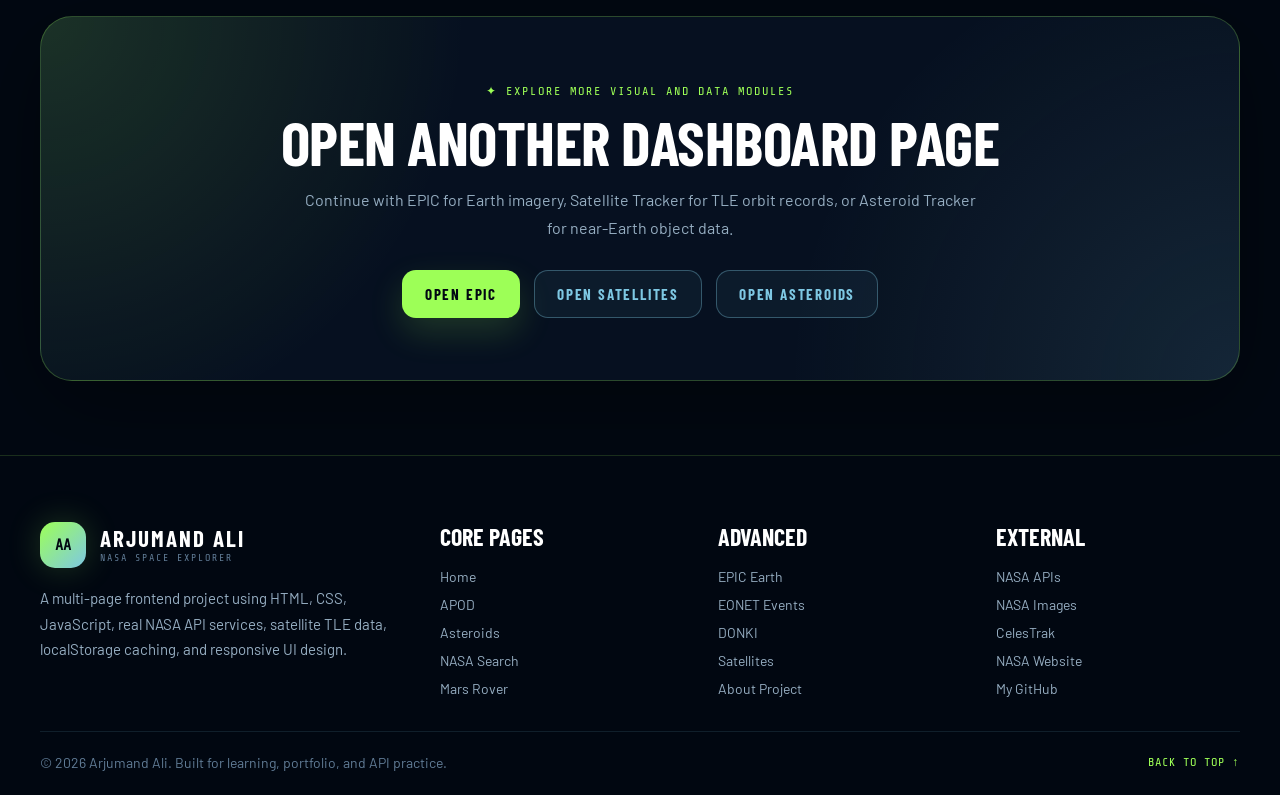
<file: pages/search.html>
<!DOCTYPE html>
<html lang="en">
<head>
  <meta charset="UTF-8" />

  <meta name="viewport" content="width=device-width, initial-scale=1.0" />

  <meta
    name="description"
    content="NASA Image Search page for NASA Space Explorer by Arjumand Ali. Search NASA images and videos using NASA Image and Video Library API inside a multi-page JavaScript API dashboard."
  />

  <meta
    name="keywords"
    content="NASA Image Search, NASA Images API, NASA Image Library, JavaScript API Project, Arjumand Ali, NASA Space Explorer, Satellite Tracker, TLE API, APOD, Asteroids, EPIC, EONET, DONKI"
  />

  <meta name="author" content="Arjumand Ali" />

  <title>NASA Image Search — NASA Space Explorer</title>

  <!-- Google Fonts -->
  <link rel="preconnect" href="https://fonts.googleapis.com" />
  <link rel="preconnect" href="https://fonts.gstatic.com" crossorigin />

  <link
    href="https://fonts.googleapis.com/css2?family=Barlow+Condensed:wght@300;400;600;700&family=Barlow:wght@300;400;500;600;700&family=Share+Tech+Mono&display=swap"
    rel="stylesheet"
  />

  <!-- CSS Files -->
  <link rel="stylesheet" href="../css/style.css" />
  <link rel="stylesheet" href="../css/responsive.css" />
</head>

<body>
  <!-- ================= HEADER ================= -->
  <header class="site-header" id="top">
    <div class="container header-inner">
      <a href="../index.html" class="brand" aria-label="NASA Space Explorer Home">
        <span class="brand-mark">AA</span>

        <span class="brand-text">
          <span class="brand-name">Arjumand Ali</span>
          <span class="brand-subtitle">NASA Space Explorer</span>
        </span>
      </a>

      <nav class="main-nav" aria-label="Main Navigation">
        <a href="../index.html" class="nav-link">Home</a>
        <a href="./apod.html" class="nav-link">APOD</a>
        <a href="./asteroids.html" class="nav-link">Asteroids</a>
        <a href="./search.html" class="nav-link active">Search</a>
        <a href="./epic.html" class="nav-link">EPIC</a>
        <a href="./eonet.html" class="nav-link">EONET</a>
        <a href="./donki.html" class="nav-link">DONKI</a>
        <a href="./satellites.html" class="nav-link">Satellites</a>
      </nav>

      <div class="header-status">
        <span class="status-dot"></span>
        <span class="status-text">API Live</span>
      </div>

      <button class="menu-toggle" id="menuToggle" aria-label="Open Menu">
        <span></span>
        <span></span>
      </button>
    </div>

    <!-- Mobile Menu -->
    <div class="mobile-menu" id="mobileMenu">
      <a href="../index.html" class="mobile-link">Home</a>
      <a href="./apod.html" class="mobile-link">APOD</a>
      <a href="./mars.html" class="mobile-link">Mars Rover</a>
      <a href="./asteroids.html" class="mobile-link">Asteroids</a>
      <a href="./search.html" class="mobile-link active">NASA Search</a>
      <a href="./epic.html" class="mobile-link">EPIC Earth</a>
      <a href="./eonet.html" class="mobile-link">EONET Events</a>
      <a href="./donki.html" class="mobile-link">DONKI</a>
      <a href="./satellites.html" class="mobile-link">Satellites</a>
      <a href="./about.html" class="mobile-link">About</a>
    </div>
  </header>

  <main>
    <!-- ================= PAGE HERO ================= -->
    <section class="page-hero">
      <div class="container">
        <span class="section-kicker">NASA Image And Video Library</span>

        <h1>
          NASA Image
          <span>Search</span>
        </h1>

        <p>
          Search NASA’s public image and video library for planets, galaxies,
          astronauts, rockets, nebulae, missions, satellites, and space discoveries.
          This module works without a personal NASA API key.
        </p>
      </div>
    </section>

    <!-- ================= SEARCH TOOL ================= -->
    <section class="api-tools-section">
      <div class="container">
        <div class="tool-panel search-tool-panel">
          <!-- Controls -->
          <div class="form-row search-controls">
            <input
              type="search"
              id="nasaSearchInput"
              class="input-field search-input-wide"
              placeholder="Search NASA images, example: mars, moon, galaxy..."
              aria-label="Search NASA images"
            />

            <select id="nasaMediaType" class="select-field" aria-label="Select media type">
              <option value="image">Images Only</option>
              <option value="video">Videos Only</option>
            </select>

            <button class="btn btn-primary" id="nasaSearchBtn">
              Search
            </button>

            <button class="btn btn-outline" id="nasaDefaultBtn">
              Demo Search
            </button>

            <button class="btn btn-outline" id="nasaClearBtn">
              Clear
            </button>
          </div>

          <!-- Presets -->
          <div class="search-presets" id="searchPresets">
            <button type="button" class="preset-chip" data-search="moon">Moon</button>
            <button type="button" class="preset-chip" data-search="mars">Mars</button>
            <button type="button" class="preset-chip" data-search="earth">Earth</button>
            <button type="button" class="preset-chip" data-search="galaxy">Galaxy</button>
            <button type="button" class="preset-chip" data-search="black hole">Black Hole</button>
            <button type="button" class="preset-chip" data-search="nebula">Nebula</button>
            <button type="button" class="preset-chip" data-search="apollo">Apollo</button>
            <button type="button" class="preset-chip" data-search="astronaut">Astronaut</button>
          </div>

          <!-- Status -->
          <div class="status-message" id="nasaSearchStatus">
            Waiting for search request...
          </div>

          <!-- Stats -->
          <div class="search-stats-grid">
            <div class="search-stat-card">
              <span>Search Query</span>
              <strong id="searchQueryText">—</strong>
            </div>

            <div class="search-stat-card">
              <span>Media Type</span>
              <strong id="searchMediaText">—</strong>
            </div>

            <div class="search-stat-card">
              <span>Results Shown</span>
              <strong id="searchResultCount">—</strong>
            </div>

            <div class="search-stat-card">
              <span>API Source</span>
              <strong>NASA Library</strong>
            </div>
          </div>

          <!-- Results -->
          <div class="result-grid search-result-grid" id="nasaSearchResults">
            <div class="result-card">
              <div class="skeleton-box" style="position:relative;height:230px;"></div>
              <div class="result-card-body">
                <span class="badge badge-safe">Ready</span>
                <h3>NASA Search</h3>
                <p>
                  Type a search term or click a preset chip to find NASA media.
                </p>
              </div>
            </div>

            <div class="result-card">
              <div class="skeleton-box" style="position:relative;height:230px;"></div>
              <div class="result-card-body">
                <span class="badge badge-safe">No Key</span>
                <h3>Public API</h3>
                <p>
                  This search module does not require your NASA API key.
                </p>
              </div>
            </div>

            <div class="result-card">
              <div class="skeleton-box" style="position:relative;height:230px;"></div>
              <div class="result-card-body">
                <span class="badge badge-safe">Visual</span>
                <h3>Image Grid</h3>
                <p>
                  Results will display in a clean responsive image card grid.
                </p>
              </div>
            </div>
          </div>
        </div>
      </div>
    </section>

    <!-- ================= INFO SECTION ================= -->
    <section class="features-section">
      <div class="container">
        <div class="section-head">
          <span class="section-kicker">Search Features</span>

          <h2>Why This Page Is Useful</h2>

          <p>
            This module makes the project more visual and interactive because
            visitors can search for their own space topics and open original
            NASA media source pages.
          </p>
        </div>

        <div class="features-grid">
          <div class="feature-item">
            <span class="feature-number">01</span>
            <h3>Search Query</h3>
            <p>
              Users can search custom terms like Mars, Moon, Galaxy, Apollo,
              Nebula, Astronaut, Satellite, and Earth.
            </p>
          </div>

          <div class="feature-item">
            <span class="feature-number">02</span>
            <h3>Image Cards</h3>
            <p>
              Each result shows image preview, title, short description, date,
              NASA center, tags, and source link.
            </p>
          </div>

          <div class="feature-item">
            <span class="feature-number">03</span>
            <h3>Preset Chips</h3>
            <p>
              Fast topic buttons make the page easier, faster, and more fun to use.
            </p>
          </div>

          <div class="feature-item">
            <span class="feature-number">04</span>
            <h3>No API Key</h3>
            <p>
              NASA Image Library search works without your personal API key,
              which makes this one of the most reliable modules.
            </p>
          </div>
        </div>
      </div>
    </section>

    <!-- ================= CTA ================= -->
    <section class="cta-section">
      <div class="container">
        <div class="cta-box">
          <span class="section-kicker">Explore More Visual And Data Modules</span>

          <h2>Open Another Dashboard Page</h2>

          <p>
            Continue with EPIC for Earth imagery, Satellite Tracker for TLE orbit
            records, or Asteroid Tracker for near-Earth object data.
          </p>

          <div class="cta-actions">
            <a href="./epic.html" class="btn btn-primary">Open EPIC</a>
            <a href="./satellites.html" class="btn btn-outline">Open Satellites</a>
            <a href="./asteroids.html" class="btn btn-outline">Open Asteroids</a>
          </div>
        </div>
      </div>
    </section>
  </main>

  <!-- ================= FOOTER ================= -->
  <footer class="site-footer">
    <div class="container footer-grid">
      <div class="footer-brand">
        <a href="../index.html" class="brand footer-logo">
          <span class="brand-mark">AA</span>

          <span class="brand-text">
            <span class="brand-name">Arjumand Ali</span>
            <span class="brand-subtitle">NASA Space Explorer</span>
          </span>
        </a>

        <p>
          A multi-page frontend project using HTML, CSS, JavaScript, real NASA
          API services, satellite TLE data, localStorage caching, and responsive UI design.
        </p>
      </div>

      <div class="footer-links">
        <h3>Core Pages</h3>

        <a href="../index.html">Home</a>
        <a href="./apod.html">APOD</a>
        <a href="./asteroids.html">Asteroids</a>
        <a href="./search.html">NASA Search</a>
        <a href="./mars.html">Mars Rover</a>
      </div>

      <div class="footer-links">
        <h3>Advanced</h3>

        <a href="./epic.html">EPIC Earth</a>
        <a href="./eonet.html">EONET Events</a>
        <a href="./donki.html">DONKI</a>
        <a href="./satellites.html">Satellites</a>
        <a href="./about.html">About Project</a>
      </div>

      <div class="footer-links">
        <h3>External</h3>

        <a href="https://api.nasa.gov/" target="_blank">NASA APIs</a>
        <a href="https://images.nasa.gov/" target="_blank">NASA Images</a>
        <a href="https://celestrak.org/" target="_blank">CelesTrak</a>
        <a href="https://www.nasa.gov/" target="_blank">NASA Website</a>
        <a href="https://github.com/arjumand-codes" target="_blank">My GitHub</a>
      </div>
    </div>

    <div class="container footer-bottom">
      <p>© 2026 Arjumand Ali. Built for learning, portfolio, and API practice.</p>

      <a href="#top" class="back-to-top">Back To Top ↑</a>
    </div>
  </footer>

  <!-- JavaScript Files -->
  <script src="../js/config.js"></script>
  <script src="../js/helpers.js"></script>
  <script src="../js/search.js"></script>
</body>
</html>
</file>
<file: css/style.css>
/* ================================
   NASA Space Explorer
   style.css
   Author: Arjumand Ali
================================ */

/* ---------- RESET ---------- */
* {
  margin: 0;
  padding: 0;
  box-sizing: border-box;
}

html {
  scroll-behavior: smooth;
}

body {
  font-family: "Barlow", sans-serif;
  background: #020812;
  color: #d7e7f5;
  overflow-x: hidden;
  min-height: 100vh;
}

img {
  max-width: 100%;
  display: block;
}

a {
  text-decoration: none;
  color: inherit;
}

button,
input,
select {
  font-family: inherit;
}

/* ---------- VARIABLES ---------- */
:root {
  --bg: #020812;
  --bg-soft: #05111f;
  --panel: rgba(8, 20, 36, 0.82);
  --panel-solid: #081424;
  --panel-light: #0d2037;

  --text: #d7e7f5;
  --text-soft: #96aec2;
  --muted: #617d97;

  --brand: #9dff57;
  --brand-dark: #72d735;
  --cyan: #7ec8e3;
  --blue: #4fa3e0;
  --purple: #7c5cff;
  --danger: #ff5a6a;
  --warning: #ffce6b;
  --success: #00c08b;

  --border: rgba(157, 255, 87, 0.16);
  --border-blue: rgba(126, 200, 227, 0.18);

  --shadow: 0 24px 90px rgba(0, 0, 0, 0.38);
  --radius: 24px;
  --radius-sm: 14px;

  --mono: "Share Tech Mono", monospace;
  --heading: "Barlow Condensed", sans-serif;
}

/* ---------- BACKGROUND ---------- */
body::before {
  content: "";
  position: fixed;
  inset: 0;
  z-index: -2;
  pointer-events: none;
  background-image:
    radial-gradient(1px 1px at 12% 18%, rgba(255, 255, 255, 0.7), transparent),
    radial-gradient(1px 1px at 32% 8%, rgba(255, 255, 255, 0.45), transparent),
    radial-gradient(1.5px 1.5px at 66% 23%, rgba(157, 255, 87, 0.5), transparent),
    radial-gradient(1px 1px at 88% 16%, rgba(255, 255, 255, 0.6), transparent),
    radial-gradient(1px 1px at 20% 66%, rgba(255, 255, 255, 0.35), transparent),
    radial-gradient(1.5px 1.5px at 76% 72%, rgba(126, 200, 227, 0.45), transparent),
    radial-gradient(1px 1px at 50% 91%, rgba(255, 255, 255, 0.45), transparent),
    radial-gradient(1px 1px at 94% 49%, rgba(255, 255, 255, 0.35), transparent);
}

body::after {
  content: "";
  position: fixed;
  inset: 0;
  z-index: -1;
  pointer-events: none;
  background:
    radial-gradient(circle at 12% 10%, rgba(157, 255, 87, 0.12), transparent 30%),
    radial-gradient(circle at 90% 12%, rgba(124, 92, 255, 0.16), transparent 28%),
    radial-gradient(circle at 60% 90%, rgba(126, 200, 227, 0.12), transparent 35%),
    linear-gradient(180deg, rgba(2, 8, 18, 0.2), #020812 90%);
}

/* ---------- GLOBAL UTILITIES ---------- */
.container {
  width: min(1200px, calc(100% - 48px));
  margin-inline: auto;
}

.section-head {
  max-width: 720px;
  margin-bottom: 38px;
}

.section-head.center {
  margin-inline: auto;
  text-align: center;
}

.section-kicker {
  display: inline-flex;
  align-items: center;
  gap: 8px;
  font-family: var(--mono);
  font-size: 12px;
  letter-spacing: 2px;
  text-transform: uppercase;
  color: var(--brand);
  margin-bottom: 14px;
}

.section-kicker::before {
  content: "✦";
  font-size: 12px;
}

.section-head h2,
.cta-box h2 {
  font-family: var(--heading);
  font-size: clamp(36px, 5vw, 62px);
  line-height: 0.95;
  color: #ffffff;
  text-transform: uppercase;
  letter-spacing: -0.5px;
  margin-bottom: 16px;
}

.section-head p,
.cta-box p {
  color: var(--text-soft);
  font-size: 16px;
  line-height: 1.75;
}

/* ---------- BUTTONS ---------- */
.btn {
  display: inline-flex;
  align-items: center;
  justify-content: center;
  min-height: 48px;
  padding: 13px 22px;
  border-radius: 14px;
  font-family: var(--heading);
  font-size: 15px;
  font-weight: 700;
  letter-spacing: 1.8px;
  text-transform: uppercase;
  transition: 0.22s ease;
  cursor: pointer;
  border: 1px solid transparent;
}

.btn-primary {
  background: var(--brand);
  color: #020812;
  border-color: rgba(157, 255, 87, 0.55);
  box-shadow: 0 14px 34px rgba(157, 255, 87, 0.16);
}

.btn-primary:hover {
  background: #b3ff7d;
  transform: translateY(-3px);
  box-shadow: 0 18px 44px rgba(157, 255, 87, 0.25);
}

.btn-outline {
  background: rgba(126, 200, 227, 0.06);
  color: var(--cyan);
  border-color: rgba(126, 200, 227, 0.35);
}

.btn-outline:hover {
  background: rgba(126, 200, 227, 0.13);
  transform: translateY(-3px);
}

/* ================= HEADER ================= */
.site-header {
  position: sticky;
  top: 0;
  z-index: 50;
  background: rgba(2, 8, 18, 0.84);
  backdrop-filter: blur(16px);
  border-bottom: 1px solid var(--border);
}

.header-inner {
  height: 76px;
  display: flex;
  align-items: center;
  justify-content: space-between;
  gap: 22px;
}

.brand {
  display: inline-flex;
  align-items: center;
  gap: 14px;
  flex-shrink: 0;
}

.brand-mark {
  width: 46px;
  height: 46px;
  border-radius: 15px;
  display: grid;
  place-items: center;
  background: linear-gradient(135deg, var(--brand), var(--cyan));
  color: #020812;
  font-family: var(--mono);
  font-size: 15px;
  font-weight: 700;
  box-shadow: 0 0 34px rgba(157, 255, 87, 0.2);
}

.brand-text {
  display: grid;
  gap: 2px;
}

.brand-name {
  font-family: var(--heading);
  font-size: 25px;
  line-height: 1;
  color: #ffffff;
  letter-spacing: 2px;
  font-weight: 700;
  text-transform: uppercase;
}

.brand-subtitle {
  font-family: var(--mono);
  font-size: 10px;
  color: var(--muted);
  letter-spacing: 2px;
  text-transform: uppercase;
}

.main-nav {
  display: flex;
  align-items: center;
  justify-content: center;
  gap: 6px;
}

.nav-link {
  padding: 10px 12px;
  border-radius: 999px;
  color: var(--text-soft);
  font-size: 14px;
  font-weight: 500;
  transition: 0.2s ease;
}

.nav-link:hover,
.nav-link.active {
  color: #020812;
  background: var(--brand);
}

.header-status {
  display: inline-flex;
  align-items: center;
  gap: 8px;
  flex-shrink: 0;
}

.status-dot {
  width: 8px;
  height: 8px;
  border-radius: 50%;
  background: var(--success);
  animation: pulse 2s infinite ease-in-out;
}

.status-text {
  font-family: var(--mono);
  font-size: 11px;
  color: var(--success);
  letter-spacing: 1px;
  text-transform: uppercase;
}

@keyframes pulse {
  0%,
  100% {
    opacity: 1;
    transform: scale(1);
  }

  50% {
    opacity: 0.45;
    transform: scale(0.78);
  }
}

.menu-toggle {
  width: 46px;
  height: 46px;
  display: none;
  align-items: center;
  justify-content: center;
  flex-direction: column;
  gap: 6px;
  border: 1px solid var(--border);
  border-radius: 14px;
  background: rgba(8, 20, 36, 0.8);
  cursor: pointer;
}

.menu-toggle span {
  width: 20px;
  height: 2px;
  background: var(--brand);
  border-radius: 999px;
}

.mobile-menu {
  display: none;
}

/* ================= HERO ================= */
.hero-section {
  position: relative;
  padding: 86px 0 74px;
}

.hero-grid {
  display: grid;
  grid-template-columns: minmax(0, 1.05fr) minmax(360px, 0.95fr);
  align-items: center;
  gap: 54px;
}

.eyebrow {
  display: inline-flex;
  align-items: center;
  gap: 10px;
  font-family: var(--mono);
  font-size: 12px;
  letter-spacing: 2px;
  color: var(--brand);
  text-transform: uppercase;
  padding: 9px 15px;
  border-radius: 999px;
  border: 1px solid rgba(157, 255, 87, 0.24);
  background: rgba(157, 255, 87, 0.06);
  margin-bottom: 22px;
}

.eyebrow-dot {
  width: 7px;
  height: 7px;
  border-radius: 50%;
  background: var(--brand);
}

.hero-content h1 {
  font-family: var(--heading);
  font-size: clamp(48px, 7.8vw, 92px);
  line-height: 0.9;
  text-transform: uppercase;
  color: #ffffff;
  letter-spacing: -1.2px;
  margin-bottom: 24px;
}

.hero-content h1 span {
  display: block;
  color: var(--brand);
  text-shadow: 0 0 34px rgba(157, 255, 87, 0.2);
}

.hero-description {
  max-width: 680px;
  color: var(--text-soft);
  font-size: 17px;
  line-height: 1.8;
  margin-bottom: 30px;
}

.hero-actions {
  display: flex;
  align-items: center;
  flex-wrap: wrap;
  gap: 14px;
  margin-bottom: 34px;
}

.hero-meta {
  display: grid;
  grid-template-columns: repeat(3, minmax(110px, 1fr));
  gap: 10px;
  max-width: 560px;
}

.meta-item {
  padding: 15px 16px;
  border: 1px solid var(--border-blue);
  background: rgba(8, 20, 36, 0.62);
  border-radius: 18px;
}

.meta-item strong {
  display: block;
  font-family: var(--heading);
  color: #ffffff;
  font-size: 27px;
  line-height: 1;
  letter-spacing: 1px;
  margin-bottom: 5px;
}

.meta-item span {
  color: var(--muted);
  font-size: 13px;
}

/* ---------- HERO VISUAL ---------- */
.hero-visual {
  display: grid;
  place-items: center;
}

.orbit-card {
  position: relative;
  width: min(420px, 100%);
  aspect-ratio: 1;
  border-radius: 38px;
  border: 1px solid var(--border);
  background:
    linear-gradient(145deg, rgba(8, 20, 36, 0.78), rgba(8, 20, 36, 0.3)),
    radial-gradient(circle at 50% 50%, rgba(157, 255, 87, 0.18), transparent 33%);
  box-shadow: var(--shadow);
  backdrop-filter: blur(16px);
  overflow: hidden;
}

.orbit-card::before {
  content: "";
  position: absolute;
  inset: 30px;
  border: 1px solid rgba(126, 200, 227, 0.12);
  border-radius: 50%;
}

.orbit-card::after {
  content: "";
  position: absolute;
  width: 140px;
  height: 140px;
  left: 50%;
  top: 50%;
  transform: translate(-50%, -50%);
  background:
    radial-gradient(circle at 30% 28%, #ffffff, transparent 12%),
    linear-gradient(135deg, var(--brand), var(--cyan));
  border-radius: 50%;
  box-shadow:
    0 0 40px rgba(157, 255, 87, 0.25),
    inset -20px -24px 35px rgba(2, 8, 18, 0.28);
}

.orbit-ring {
  position: absolute;
  left: 50%;
  top: 50%;
  border: 1px solid rgba(157, 255, 87, 0.28);
  border-radius: 50%;
  transform: translate(-50%, -50%) rotate(-20deg);
}

.orbit-ring-one {
  width: 270px;
  height: 120px;
}

.orbit-ring-two {
  width: 330px;
  height: 160px;
  transform: translate(-50%, -50%) rotate(26deg);
  border-color: rgba(126, 200, 227, 0.25);
}

.planet-core {
  position: absolute;
  width: 11px;
  height: 11px;
  left: 62%;
  top: 31%;
  border-radius: 50%;
  background: var(--brand);
  box-shadow: 0 0 18px rgba(157, 255, 87, 0.8);
}

.floating-chip {
  position: absolute;
  padding: 9px 13px;
  border-radius: 999px;
  font-family: var(--mono);
  font-size: 12px;
  letter-spacing: 1px;
  color: #ffffff;
  background: rgba(2, 8, 18, 0.68);
  border: 1px solid rgba(126, 200, 227, 0.22);
  backdrop-filter: blur(12px);
}

.chip-one {
  top: 22%;
  left: 10%;
}

.chip-two {
  top: 18%;
  right: 13%;
}

.chip-three {
  bottom: 18%;
  left: 15%;
}

.chip-four {
  bottom: 20%;
  right: 12%;
}

/* ================= API TOOLS ================= */
.api-tools-section,
.preview-section,
.features-section,
.build-plan-section,
.cta-section {
  padding: 74px 0;
}

.api-card-grid {
  display: grid;
  grid-template-columns: repeat(3, minmax(0, 1fr));
  gap: 18px;
}

.api-card {
  position: relative;
  min-height: 270px;
  display: flex;
  flex-direction: column;
  padding: 24px;
  border-radius: var(--radius);
  background:
    linear-gradient(145deg, rgba(8, 20, 36, 0.88), rgba(8, 20, 36, 0.48)),
    radial-gradient(circle at top right, rgba(126, 200, 227, 0.08), transparent 40%);
  border: 1px solid var(--border-blue);
  box-shadow: 0 16px 55px rgba(0, 0, 0, 0.18);
  transition: 0.24s ease;
  overflow: hidden;
}

.api-card::after {
  content: "";
  position: absolute;
  width: 120px;
  height: 120px;
  right: -50px;
  top: -50px;
  border-radius: 50%;
  background: rgba(157, 255, 87, 0.08);
  transition: 0.24s ease;
}

.api-card:hover {
  transform: translateY(-7px);
  border-color: rgba(157, 255, 87, 0.34);
  box-shadow: 0 22px 70px rgba(0, 0, 0, 0.28);
}

.api-card:hover::after {
  transform: scale(1.25);
}

.api-card.featured {
  border-color: rgba(157, 255, 87, 0.34);
  background:
    linear-gradient(145deg, rgba(8, 20, 36, 0.92), rgba(8, 20, 36, 0.52)),
    radial-gradient(circle at top right, rgba(157, 255, 87, 0.12), transparent 42%);
}

.api-card-icon {
  width: 48px;
  height: 48px;
  display: grid;
  place-items: center;
  border-radius: 16px;
  margin-bottom: 24px;
  background: rgba(157, 255, 87, 0.1);
  border: 1px solid rgba(157, 255, 87, 0.22);
  color: var(--brand);
  font-size: 22px;
}

.api-card-content {
  position: relative;
  z-index: 2;
  flex: 1;
}

.api-label {
  display: block;
  font-family: var(--mono);
  font-size: 10px;
  letter-spacing: 2px;
  color: var(--cyan);
  text-transform: uppercase;
  margin-bottom: 10px;
}

.api-card h3 {
  font-family: var(--heading);
  font-size: 31px;
  line-height: 1;
  color: #ffffff;
  text-transform: uppercase;
  margin-bottom: 14px;
}

.api-card p {
  color: var(--text-soft);
  font-size: 15px;
  line-height: 1.7;
}

.card-link {
  position: relative;
  z-index: 2;
  display: inline-flex;
  align-self: flex-start;
  margin-top: 24px;
  color: var(--brand);
  font-family: var(--mono);
  font-size: 12px;
  letter-spacing: 1px;
  text-transform: uppercase;
}

.card-link::after {
  content: " →";
}

/* ================= PREVIEW ================= */
.preview-card {
  display: grid;
  grid-template-columns: 1.05fr 0.95fr;
  gap: 0;
  overflow: hidden;
  border-radius: var(--radius);
  border: 1px solid var(--border);
  background: rgba(8, 20, 36, 0.78);
  box-shadow: var(--shadow);
}

.preview-media {
  min-height: 420px;
  background: #020812;
  overflow: hidden;
  position: relative;
}

.preview-media img,
.preview-media iframe {
  width: 100%;
  height: 100%;
  min-height: 420px;
  object-fit: cover;
  border: 0;
}

.skeleton-box {
  position: absolute;
  inset: 0;
  background: linear-gradient(90deg, #071321 25%, #0e223a 50%, #071321 75%);
  background-size: 800px 100%;
  animation: shimmer 1.6s infinite;
}

@keyframes shimmer {
  0% {
    background-position: -800px 0;
  }

  100% {
    background-position: 800px 0;
  }
}

.preview-content {
  padding: 36px;
  display: flex;
  flex-direction: column;
  justify-content: center;
}

.preview-date {
  display: block;
  font-family: var(--mono);
  color: var(--brand);
  font-size: 12px;
  letter-spacing: 2px;
  text-transform: uppercase;
  margin-bottom: 16px;
}

.preview-content h3 {
  font-family: var(--heading);
  color: #ffffff;
  font-size: clamp(30px, 4vw, 48px);
  line-height: 0.98;
  text-transform: uppercase;
  margin-bottom: 18px;
}

.preview-content p {
  color: var(--text-soft);
  line-height: 1.75;
  font-size: 15px;
  margin-bottom: 26px;
}

.preview-actions {
  display: flex;
  flex-wrap: wrap;
  gap: 12px;
}

/* ================= FEATURES ================= */
.features-grid {
  display: grid;
  grid-template-columns: repeat(4, minmax(0, 1fr));
  gap: 16px;
}

.feature-item {
  padding: 24px;
  border-radius: var(--radius);
  background: rgba(8, 20, 36, 0.7);
  border: 1px solid var(--border-blue);
}

.feature-number {
  display: inline-block;
  font-family: var(--mono);
  color: var(--brand);
  font-size: 13px;
  letter-spacing: 2px;
  margin-bottom: 22px;
}

.feature-item h3 {
  color: #ffffff;
  font-family: var(--heading);
  font-size: 28px;
  text-transform: uppercase;
  line-height: 1;
  margin-bottom: 12px;
}

.feature-item p {
  color: var(--text-soft);
  line-height: 1.7;
  font-size: 15px;
}

/* ================= TIMELINE ================= */
.timeline {
  display: grid;
  gap: 14px;
}

.timeline-item {
  display: grid;
  grid-template-columns: 150px 280px 1fr;
  gap: 22px;
  align-items: start;
  padding: 22px;
  border-radius: 20px;
  background: rgba(8, 20, 36, 0.62);
  border: 1px solid var(--border-blue);
}

.timeline-step {
  font-family: var(--mono);
  color: var(--brand);
  letter-spacing: 1px;
  font-size: 12px;
  text-transform: uppercase;
}

.timeline-item h3 {
  font-family: var(--heading);
  color: #ffffff;
  font-size: 30px;
  line-height: 1;
  text-transform: uppercase;
}

.timeline-item p {
  color: var(--text-soft);
  line-height: 1.65;
  font-size: 15px;
}

/* ================= CTA ================= */
.cta-box {
  position: relative;
  overflow: hidden;
  text-align: center;
  padding: 62px 28px;
  border-radius: 32px;
  border: 1px solid rgba(157, 255, 87, 0.24);
  background:
    radial-gradient(circle at top left, rgba(157, 255, 87, 0.14), transparent 34%),
    radial-gradient(circle at bottom right, rgba(126, 200, 227, 0.12), transparent 36%),
    rgba(8, 20, 36, 0.78);
  box-shadow: var(--shadow);
}

.cta-box p {
  max-width: 680px;
  margin-inline: auto;
  margin-bottom: 28px;
}

.cta-actions {
  display: flex;
  justify-content: center;
  flex-wrap: wrap;
  gap: 14px;
}

/* ================= FOOTER ================= */
.site-footer {
  position: relative;
  z-index: 2;
  padding: 66px 0 24px;
  border-top: 1px solid var(--border);
  background: rgba(2, 8, 18, 0.58);
}

.footer-grid {
  display: grid;
  grid-template-columns: 1.5fr repeat(3, 1fr);
  gap: 34px;
  padding-bottom: 34px;
}

.footer-brand p {
  max-width: 370px;
  margin-top: 18px;
  color: var(--text-soft);
  line-height: 1.7;
  font-size: 15px;
}

.footer-logo .brand-name {
  font-size: 23px;
}

.footer-links {
  display: flex;
  flex-direction: column;
  gap: 11px;
}

.footer-links h3 {
  font-family: var(--heading);
  font-size: 24px;
  text-transform: uppercase;
  color: #ffffff;
  margin-bottom: 6px;
}

.footer-links a {
  color: var(--text-soft);
  font-size: 14px;
  transition: 0.2s ease;
}

.footer-links a:hover {
  color: var(--brand);
  transform: translateX(4px);
}

.footer-bottom {
  display: flex;
  justify-content: space-between;
  gap: 16px;
  align-items: center;
  padding-top: 22px;
  border-top: 1px solid rgba(126, 200, 227, 0.12);
  color: var(--muted);
  font-size: 14px;
}

.back-to-top {
  color: var(--brand);
  font-family: var(--mono);
  font-size: 12px;
  letter-spacing: 1px;
  text-transform: uppercase;
}

/* ================= COMMON PAGE ELEMENTS FOR LATER PAGES ================= */
.page-hero {
  padding: 82px 0 46px;
  text-align: center;
}

.page-hero h1 {
  font-family: var(--heading);
  color: #ffffff;
  font-size: clamp(44px, 7vw, 86px);
  line-height: 0.92;
  text-transform: uppercase;
  margin-bottom: 18px;
}

.page-hero h1 span {
  color: var(--brand);
}

.page-hero p {
  max-width: 720px;
  margin-inline: auto;
  color: var(--text-soft);
  font-size: 17px;
  line-height: 1.75;
}

.tool-panel {
  padding: 26px;
  border-radius: var(--radius);
  background: rgba(8, 20, 36, 0.78);
  border: 1px solid var(--border);
  box-shadow: var(--shadow);
}

.form-row {
  display: flex;
  flex-wrap: wrap;
  gap: 12px;
  margin-bottom: 22px;
}

.input-field,
.select-field {
  min-height: 48px;
  padding: 12px 15px;
  border-radius: 14px;
  border: 1px solid rgba(126, 200, 227, 0.22);
  background: rgba(2, 8, 18, 0.72);
  color: var(--text);
  outline: none;
}

.input-field:focus,
.select-field:focus {
  border-color: var(--brand);
  box-shadow: 0 0 0 4px rgba(157, 255, 87, 0.08);
}

.result-grid {
  display: grid;
  grid-template-columns: repeat(3, minmax(0, 1fr));
  gap: 16px;
}

.result-card {
  overflow: hidden;
  border-radius: 20px;
  background: rgba(8, 20, 36, 0.76);
  border: 1px solid rgba(126, 200, 227, 0.16);
}

.result-card img {
  width: 100%;
  height: 230px;
  object-fit: cover;
}

.result-card-body {
  padding: 16px;
}

.result-card-body h3 {
  color: #ffffff;
  font-family: var(--heading);
  font-size: 25px;
  line-height: 1.05;
  text-transform: uppercase;
  margin-bottom: 8px;
}

.result-card-body p {
  color: var(--text-soft);
  line-height: 1.6;
  font-size: 14px;
}

.badge {
  display: inline-flex;
  align-items: center;
  padding: 7px 10px;
  border-radius: 999px;
  font-family: var(--mono);
  font-size: 11px;
  letter-spacing: 1px;
  text-transform: uppercase;
}

.badge-safe {
  color: var(--success);
  background: rgba(0, 192, 139, 0.1);
  border: 1px solid rgba(0, 192, 139, 0.25);
}

.badge-danger {
  color: var(--danger);
  background: rgba(255, 90, 106, 0.1);
  border: 1px solid rgba(255, 90, 106, 0.25);
}

.status-message {
  margin: 18px 0;
  padding: 14px 16px;
  border-radius: 14px;
  color: var(--cyan);
  background: rgba(126, 200, 227, 0.07);
  border: 1px solid rgba(126, 200, 227, 0.16);
  font-family: var(--mono);
  font-size: 12px;
  letter-spacing: 1px;
}

/* ================= APOD PAGE ================= */
.apod-tool-panel {
  overflow: hidden;
}

.apod-controls {
  align-items: center;
}

.apod-result-card {
  display: grid;
  grid-template-columns: 1.12fr 0.88fr;
  gap: 0;
  overflow: hidden;
  border-radius: 24px;
  border: 1px solid rgba(157, 255, 87, 0.16);
  background: rgba(2, 8, 18, 0.48);
  margin-top: 22px;
}

.apod-media {
  position: relative;
  min-height: 540px;
  background: #020812;
  overflow: hidden;
}

.apod-media img,
.apod-media iframe {
  width: 100%;
  height: 100%;
  min-height: 540px;
  object-fit: cover;
  border: 0;
  display: block;
}

.apod-info {
  padding: 34px;
  border-left: 1px solid rgba(157, 255, 87, 0.14);
  display: flex;
  flex-direction: column;
}

.apod-date {
  font-family: var(--mono);
  color: var(--brand);
  font-size: 12px;
  letter-spacing: 2px;
  text-transform: uppercase;
  margin-bottom: 16px;
}

.apod-info h2 {
  font-family: var(--heading);
  font-size: clamp(34px, 4vw, 54px);
  line-height: 0.96;
  text-transform: uppercase;
  color: #ffffff;
  margin-bottom: 18px;
}

.apod-info p {
  color: var(--text-soft);
  line-height: 1.75;
  font-size: 15px;
  margin-bottom: 24px;
}

.apod-meta-grid {
  display: grid;
  grid-template-columns: repeat(2, minmax(0, 1fr));
  gap: 10px;
  margin-bottom: 26px;
}

.apod-meta-item {
  padding: 14px;
  border-radius: 16px;
  background: rgba(8, 20, 36, 0.72);
  border: 1px solid rgba(126, 200, 227, 0.14);
}

.apod-meta-item span {
  display: block;
  font-family: var(--mono);
  font-size: 10px;
  letter-spacing: 1.5px;
  color: var(--muted);
  text-transform: uppercase;
  margin-bottom: 7px;
}

.apod-meta-item strong {
  color: var(--cyan);
  font-size: 14px;
  word-break: break-word;
}

.apod-actions {
  display: flex;
  flex-wrap: wrap;
  gap: 10px;
  margin-top: auto;
}

@media (max-width: 900px) {
  .apod-result-card {
    grid-template-columns: 1fr;
  }

  .apod-info {
    border-left: 0;
    border-top: 1px solid rgba(157, 255, 87, 0.14);
  }

  .apod-media,
  .apod-media img,
  .apod-media iframe {
    min-height: 360px;
  }
}

@media (max-width: 520px) {
  .apod-info {
    padding: 22px;
  }

  .apod-meta-grid {
    grid-template-columns: 1fr;
  }

  .apod-media,
  .apod-media img,
  .apod-media iframe {
    min-height: 260px;
  }
}


/* ================= MARS PAGE ================= */
.mars-tool-panel {
  overflow: hidden;
}

.mars-controls {
  align-items: center;
}

.mars-stats-grid {
  display: grid;
  grid-template-columns: repeat(4, minmax(0, 1fr));
  gap: 12px;
  margin: 22px 0;
}

.mars-stat-card {
  padding: 16px;
  border-radius: 18px;
  background: rgba(8, 20, 36, 0.72);
  border: 1px solid rgba(126, 200, 227, 0.14);
}

.mars-stat-card span {
  display: block;
  font-family: var(--mono);
  font-size: 10px;
  color: var(--muted);
  letter-spacing: 1.5px;
  text-transform: uppercase;
  margin-bottom: 8px;
}

.mars-stat-card strong {
  display: block;
  color: var(--brand);
  font-size: 15px;
  word-break: break-word;
  text-transform: capitalize;
}

.mars-result-grid {
  margin-top: 22px;
}

.mars-photo-card {
  position: relative;
}

.mars-photo-card img {
  height: 260px;
  object-fit: cover;
  background: #020812;
}

.mars-photo-meta {
  display: grid;
  gap: 7px;
  margin-top: 12px;
  color: var(--text-soft);
  font-size: 13px;
}

.mars-photo-meta span {
  display: flex;
  justify-content: space-between;
  gap: 10px;
  padding-bottom: 7px;
  border-bottom: 1px solid rgba(126, 200, 227, 0.08);
}

.mars-photo-meta b {
  color: var(--cyan);
  font-weight: 600;
  text-align: right;
}

@media (max-width: 900px) {
  .mars-stats-grid {
    grid-template-columns: repeat(2, minmax(0, 1fr));
  }
}

@media (max-width: 520px) {
  .mars-stats-grid {
    grid-template-columns: 1fr;
  }

  .mars-photo-card img {
    height: 220px;
  }
}


/* ================= ASTEROIDS PAGE ================= */
.asteroid-tool-panel {
  overflow: hidden;
}

.asteroid-controls {
  align-items: center;
}

.asteroid-stats-grid {
  display: grid;
  grid-template-columns: repeat(4, minmax(0, 1fr));
  gap: 12px;
  margin: 22px 0;
}

.asteroid-stat-card {
  padding: 16px;
  border-radius: 18px;
  background: rgba(8, 20, 36, 0.72);
  border: 1px solid rgba(126, 200, 227, 0.14);
}

.asteroid-stat-card span {
  display: block;
  font-family: var(--mono);
  font-size: 10px;
  color: var(--muted);
  letter-spacing: 1.5px;
  text-transform: uppercase;
  margin-bottom: 8px;
}

.asteroid-stat-card strong {
  display: block;
  color: var(--brand);
  font-size: 15px;
  word-break: break-word;
}

.asteroid-result-grid {
  margin-top: 22px;
}

.asteroid-data-list {
  display: grid;
  gap: 8px;
  margin-top: 14px;
}

.asteroid-data-list span {
  display: flex;
  justify-content: space-between;
  gap: 12px;
  padding-bottom: 8px;
  border-bottom: 1px solid rgba(126, 200, 227, 0.08);
  color: var(--text-soft);
  font-size: 13px;
}

.asteroid-data-list b {
  color: var(--cyan);
  text-align: right;
}

@media (max-width: 900px) {
  .asteroid-stats-grid {
    grid-template-columns: repeat(2, minmax(0, 1fr));
  }
}

@media (max-width: 520px) {
  .asteroid-stats-grid {
    grid-template-columns: 1fr;
  }
}

/* ================= NASA SEARCH PAGE ================= */
.search-tool-panel {
  overflow: hidden;
}

.search-controls {
  align-items: center;
}

.search-input-wide {
  flex: 1;
  min-width: 280px;
}

.search-presets {
  display: flex;
  flex-wrap: wrap;
  gap: 10px;
  margin: 8px 0 20px;
}

.preset-chip {
  border: 1px solid rgba(157, 255, 87, 0.22);
  background: rgba(157, 255, 87, 0.07);
  color: var(--brand);
  border-radius: 999px;
  padding: 9px 14px;
  font-family: var(--mono);
  font-size: 11px;
  letter-spacing: 1px;
  text-transform: uppercase;
  cursor: pointer;
  transition: 0.2s ease;
}

.preset-chip:hover {
  background: var(--brand);
  color: #020812;
  transform: translateY(-2px);
}

.search-stats-grid {
  display: grid;
  grid-template-columns: repeat(4, minmax(0, 1fr));
  gap: 12px;
  margin: 22px 0;
}

.search-stat-card {
  padding: 16px;
  border-radius: 18px;
  background: rgba(8, 20, 36, 0.72);
  border: 1px solid rgba(126, 200, 227, 0.14);
}

.search-stat-card span {
  display: block;
  font-family: var(--mono);
  font-size: 10px;
  color: var(--muted);
  letter-spacing: 1.5px;
  text-transform: uppercase;
  margin-bottom: 8px;
}

.search-stat-card strong {
  display: block;
  color: var(--brand);
  font-size: 15px;
  word-break: break-word;
}

.search-result-grid {
  margin-top: 22px;
}

.search-result-card img {
  height: 250px;
  object-fit: cover;
  background: #020812;
}

.search-card-meta {
  display: grid;
  gap: 7px;
  margin-top: 12px;
  color: var(--text-soft);
  font-size: 13px;
}

.search-card-meta span {
  display: flex;
  justify-content: space-between;
  gap: 10px;
  padding-bottom: 7px;
  border-bottom: 1px solid rgba(126, 200, 227, 0.08);
}

.search-card-meta b {
  color: var(--cyan);
  font-weight: 600;
  text-align: right;
}

.video-placeholder {
  height: 250px;
  display: grid;
  place-items: center;
  background:
    radial-gradient(circle at center, rgba(157, 255, 87, 0.12), transparent 40%),
    rgba(2, 8, 18, 0.86);
  color: var(--brand);
  font-family: var(--mono);
  letter-spacing: 2px;
  text-transform: uppercase;
}

@media (max-width: 900px) {
  .search-stats-grid {
    grid-template-columns: repeat(2, minmax(0, 1fr));
  }
}

@media (max-width: 520px) {
  .search-stats-grid {
    grid-template-columns: 1fr;
  }

  .search-input-wide {
    min-width: 100%;
  }

  .preset-chip {
    flex: 1;
    text-align: center;
  }

  .search-result-card img,
  .video-placeholder {
    height: 220px;
  }
}

/* ================= ABOUT PAGE ================= */
.about-project-section,
.tech-stack-section {
  padding: 74px 0;
}

.about-grid {
  display: grid;
  grid-template-columns: 1.35fr 0.65fr;
  gap: 20px;
  align-items: stretch;
}

.about-main-card,
.about-side-card,
.code-structure-card {
  border-radius: var(--radius);
  background:
    linear-gradient(145deg, rgba(8, 20, 36, 0.88), rgba(8, 20, 36, 0.48)),
    radial-gradient(circle at top right, rgba(157, 255, 87, 0.08), transparent 42%);
  border: 1px solid rgba(157, 255, 87, 0.16);
  box-shadow: var(--shadow);
}

.about-main-card {
  padding: 34px;
}

.about-main-card h2 {
  font-family: var(--heading);
  color: #ffffff;
  font-size: clamp(36px, 5vw, 58px);
  line-height: 0.96;
  text-transform: uppercase;
  margin-bottom: 18px;
}

.about-main-card p,
.about-side-card p {
  color: var(--text-soft);
  font-size: 16px;
  line-height: 1.75;
  margin-bottom: 16px;
}

.about-actions {
  display: flex;
  flex-wrap: wrap;
  gap: 12px;
  margin-top: 26px;
}

.about-side-card {
  padding: 28px;
  display: flex;
  flex-direction: column;
  justify-content: center;
}

.profile-badge {
  width: 78px;
  height: 78px;
  display: grid;
  place-items: center;
  border-radius: 24px;
  background: linear-gradient(135deg, var(--brand), var(--cyan));
  color: #020812;
  font-family: var(--mono);
  font-size: 24px;
  font-weight: 700;
  margin-bottom: 22px;
  box-shadow: 0 0 40px rgba(157, 255, 87, 0.18);
}

.about-side-card h3 {
  font-family: var(--heading);
  color: #ffffff;
  font-size: 38px;
  line-height: 1;
  text-transform: uppercase;
  margin-bottom: 12px;
}

.about-mini-list {
  display: flex;
  flex-wrap: wrap;
  gap: 8px;
  margin-top: 8px;
}

.about-mini-list span {
  padding: 8px 10px;
  border-radius: 999px;
  font-family: var(--mono);
  font-size: 10px;
  letter-spacing: 1px;
  text-transform: uppercase;
  color: var(--brand);
  background: rgba(157, 255, 87, 0.08);
  border: 1px solid rgba(157, 255, 87, 0.18);
}

.tech-grid {
  display: grid;
  grid-template-columns: repeat(4, minmax(0, 1fr));
  gap: 16px;
}

.tech-card {
  padding: 24px;
  border-radius: var(--radius);
  background: rgba(8, 20, 36, 0.7);
  border: 1px solid var(--border-blue);
}

.tech-card span {
  display: block;
  font-family: var(--heading);
  color: #ffffff;
  font-size: 30px;
  line-height: 1;
  text-transform: uppercase;
  margin-bottom: 12px;
}

.tech-card p {
  color: var(--text-soft);
  line-height: 1.7;
  font-size: 15px;
}

.code-structure-card {
  padding: 28px;
  overflow-x: auto;
}

.code-structure-card pre {
  margin: 0;
}

.code-structure-card code {
  color: var(--cyan);
  font-family: var(--mono);
  font-size: 14px;
  line-height: 1.8;
  white-space: pre;
}

@media (max-width: 900px) {
  .about-grid {
    grid-template-columns: 1fr;
  }

  .tech-grid {
    grid-template-columns: repeat(2, minmax(0, 1fr));
  }
}

@media (max-width: 520px) {
  .about-project-section,
  .tech-stack-section {
    padding: 56px 0;
  }

  .about-main-card,
  .about-side-card,
  .code-structure-card {
    padding: 22px;
  }

  .tech-grid {
    grid-template-columns: 1fr;
  }

  .code-structure-card code {
    font-size: 12px;
  }
}

/* ================= EONET PAGE ================= */
.eonet-tool-panel {
  overflow: hidden;
}

.eonet-controls {
  align-items: center;
}

.eonet-stats-grid {
  display: grid;
  grid-template-columns: repeat(4, minmax(0, 1fr));
  gap: 12px;
  margin: 22px 0;
}

.eonet-stat-card {
  padding: 16px;
  border-radius: 18px;
  background: rgba(8, 20, 36, 0.72);
  border: 1px solid rgba(126, 200, 227, 0.14);
}

.eonet-stat-card span {
  display: block;
  font-family: var(--mono);
  font-size: 10px;
  color: var(--muted);
  letter-spacing: 1.5px;
  text-transform: uppercase;
  margin-bottom: 8px;
}

.eonet-stat-card strong {
  display: block;
  color: var(--brand);
  font-size: 15px;
  word-break: break-word;
  text-transform: capitalize;
}

.eonet-result-grid {
  margin-top: 22px;
}

.eonet-card-list {
  display: grid;
  gap: 8px;
  margin-top: 14px;
}

.eonet-card-list span {
  display: flex;
  justify-content: space-between;
  gap: 12px;
  padding-bottom: 8px;
  border-bottom: 1px solid rgba(126, 200, 227, 0.08);
  color: var(--text-soft);
  font-size: 13px;
}

.eonet-card-list b {
  color: var(--cyan);
  text-align: right;
}

.eonet-source-list {
  display: flex;
  flex-wrap: wrap;
  gap: 8px;
  margin-top: 12px;
}

.eonet-source-link {
  display: inline-flex;
  color: var(--brand);
  font-family: var(--mono);
  font-size: 11px;
  letter-spacing: 1px;
  text-transform: uppercase;
}

.eonet-source-link::after {
  content: " ↗";
}

@media (max-width: 900px) {
  .eonet-stats-grid {
    grid-template-columns: repeat(2, minmax(0, 1fr));
  }
}

@media (max-width: 520px) {
  .eonet-stats-grid {
    grid-template-columns: 1fr;
  }
}

/* ================= EPIC PAGE ================= */
.epic-tool-panel {
  overflow: hidden;
}

.epic-controls {
  align-items: center;
}

.epic-stats-grid {
  display: grid;
  grid-template-columns: repeat(4, minmax(0, 1fr));
  gap: 12px;
  margin: 22px 0;
}

.epic-stat-card {
  padding: 16px;
  border-radius: 18px;
  background: rgba(8, 20, 36, 0.72);
  border: 1px solid rgba(126, 200, 227, 0.14);
}

.epic-stat-card span {
  display: block;
  font-family: var(--mono);
  font-size: 10px;
  color: var(--muted);
  letter-spacing: 1.5px;
  text-transform: uppercase;
  margin-bottom: 8px;
}

.epic-stat-card strong {
  display: block;
  color: var(--brand);
  font-size: 15px;
  word-break: break-word;
}

.epic-featured-card {
  display: grid;
  grid-template-columns: 1.05fr 0.95fr;
  overflow: hidden;
  border-radius: 24px;
  border: 1px solid rgba(157, 255, 87, 0.16);
  background: rgba(2, 8, 18, 0.48);
  margin-top: 22px;
}

.epic-featured-media {
  min-height: 430px;
  background: #020812;
  overflow: hidden;
  position: relative;
}

.epic-featured-media img {
  width: 100%;
  height: 100%;
  min-height: 430px;
  object-fit: cover;
}

.epic-featured-info {
  padding: 34px;
  border-left: 1px solid rgba(157, 255, 87, 0.14);
  display: flex;
  flex-direction: column;
  justify-content: center;
}

.epic-date-tag {
  font-family: var(--mono);
  color: var(--brand);
  font-size: 12px;
  letter-spacing: 2px;
  text-transform: uppercase;
  margin-bottom: 16px;
}

.epic-featured-info h2 {
  font-family: var(--heading);
  color: #ffffff;
  font-size: clamp(34px, 4vw, 54px);
  line-height: 0.96;
  text-transform: uppercase;
  margin-bottom: 18px;
}

.epic-featured-info p {
  color: var(--text-soft);
  line-height: 1.75;
  font-size: 15px;
  margin-bottom: 22px;
}

.epic-featured-list {
  display: grid;
  gap: 9px;
  margin-bottom: 24px;
}

.epic-featured-list span {
  display: flex;
  justify-content: space-between;
  gap: 12px;
  padding-bottom: 9px;
  border-bottom: 1px solid rgba(126, 200, 227, 0.08);
  color: var(--text-soft);
  font-size: 13px;
}

.epic-featured-list b {
  color: var(--cyan);
  text-align: right;
}

.epic-result-grid {
  margin-top: 22px;
}

.epic-image-card img {
  height: 250px;
  object-fit: cover;
  background: #020812;
}

.epic-card-meta {
  display: grid;
  gap: 7px;
  margin-top: 12px;
  color: var(--text-soft);
  font-size: 13px;
}

.epic-card-meta span {
  display: flex;
  justify-content: space-between;
  gap: 10px;
  padding-bottom: 7px;
  border-bottom: 1px solid rgba(126, 200, 227, 0.08);
}

.epic-card-meta b {
  color: var(--cyan);
  font-weight: 600;
  text-align: right;
}

@media (max-width: 900px) {
  .epic-stats-grid {
    grid-template-columns: repeat(2, minmax(0, 1fr));
  }

  .epic-featured-card {
    grid-template-columns: 1fr;
  }

  .epic-featured-info {
    border-left: 0;
    border-top: 1px solid rgba(157, 255, 87, 0.14);
  }

  .epic-featured-media,
  .epic-featured-media img {
    min-height: 340px;
  }
}

@media (max-width: 520px) {
  .epic-stats-grid {
    grid-template-columns: 1fr;
  }

  .epic-featured-info {
    padding: 22px;
  }

  .epic-featured-media,
  .epic-featured-media img {
    min-height: 260px;
  }

  .epic-image-card img {
    height: 220px;
  }
}

/* ================= DONKI PAGE ================= */
.donki-tool-panel {
  overflow: hidden;
}

.donki-controls {
  align-items: center;
}

.donki-stats-grid {
  display: grid;
  grid-template-columns: repeat(4, minmax(0, 1fr));
  gap: 12px;
  margin: 22px 0;
}

.donki-stat-card {
  padding: 16px;
  border-radius: 18px;
  background: rgba(8, 20, 36, 0.72);
  border: 1px solid rgba(126, 200, 227, 0.14);
}

.donki-stat-card span {
  display: block;
  font-family: var(--mono);
  font-size: 10px;
  color: var(--muted);
  letter-spacing: 1.5px;
  text-transform: uppercase;
  margin-bottom: 8px;
}

.donki-stat-card strong {
  display: block;
  color: var(--brand);
  font-size: 15px;
  word-break: break-word;
  text-transform: capitalize;
}

.donki-result-grid {
  margin-top: 22px;
}

.donki-data-list {
  display: grid;
  gap: 8px;
  margin-top: 14px;
}

.donki-data-list span {
  display: flex;
  justify-content: space-between;
  gap: 12px;
  padding-bottom: 8px;
  border-bottom: 1px solid rgba(126, 200, 227, 0.08);
  color: var(--text-soft);
  font-size: 13px;
}

.donki-data-list b {
  color: var(--cyan);
  text-align: right;
}

.donki-message {
  margin-top: 12px;
  padding: 12px;
  border-radius: 14px;
  background: rgba(2, 8, 18, 0.48);
  border: 1px solid rgba(126, 200, 227, 0.1);
  color: var(--text-soft);
  font-size: 13px;
  line-height: 1.6;
}

@media (max-width: 900px) {
  .donki-stats-grid {
    grid-template-columns: repeat(2, minmax(0, 1fr));
  }
}

@media (max-width: 520px) {
  .donki-stats-grid {
    grid-template-columns: 1fr;
  }
}

/* ================= HERO ORBIT ANIMATION ================= */
.orbit-card {
  overflow: hidden;
  isolation: isolate;
}

.orbit-card::after {
  animation: planetFloat 5s ease-in-out infinite, planetGlow 3s ease-in-out infinite;
}

.orbit-ring-one {
  animation: orbitRotateOne 12s linear infinite;
}

.orbit-ring-two {
  animation: orbitRotateTwo 16s linear infinite reverse;
}

.planet-core {
  animation: satelliteOrbit 8s linear infinite;
  transform-origin: -95px 80px;
}

.floating-chip {
  animation: chipFloat 4s ease-in-out infinite;
}

.chip-one {
  animation-delay: 0s;
}

.chip-two {
  animation-delay: 0.4s;
}

.chip-three {
  animation-delay: 0.8s;
}

.chip-four {
  animation-delay: 1.2s;
}

/* moving orbit glow line */
.orbit-card .orbit-ring-one::before,
.orbit-card .orbit-ring-two::before {
  content: "";
  position: absolute;
  width: 9px;
  height: 9px;
  top: 50%;
  left: -5px;
  transform: translateY(-50%);
  border-radius: 50%;
  background: var(--brand);
  box-shadow: 0 0 18px rgba(157, 255, 87, 0.9);
}

.orbit-card .orbit-ring-two::before {
  background: var(--cyan);
  box-shadow: 0 0 18px rgba(126, 200, 227, 0.9);
}

/* animations */
@keyframes orbitRotateOne {
  from {
    transform: translate(-50%, -50%) rotate(-20deg);
  }

  to {
    transform: translate(-50%, -50%) rotate(340deg);
  }
}

@keyframes orbitRotateTwo {
  from {
    transform: translate(-50%, -50%) rotate(26deg);
  }

  to {
    transform: translate(-50%, -50%) rotate(386deg);
  }
}

@keyframes planetFloat {
  0%,
  100% {
    transform: translate(-50%, -50%) translateY(0);
  }

  50% {
    transform: translate(-50%, -50%) translateY(-10px);
  }
}

@keyframes planetGlow {
  0%,
  100% {
    box-shadow:
      0 0 40px rgba(157, 255, 87, 0.25),
      inset -20px -24px 35px rgba(2, 8, 18, 0.28);
  }

  50% {
    box-shadow:
      0 0 75px rgba(157, 255, 87, 0.42),
      inset -20px -24px 35px rgba(2, 8, 18, 0.28);
  }
}

@keyframes satelliteOrbit {
  from {
    transform: rotate(0deg);
  }

  to {
    transform: rotate(360deg);
  }
}

@keyframes chipFloat {
  0%,
  100% {
    transform: translateY(0);
  }

  50% {
    transform: translateY(-8px);
  }
}

/* Better motion performance */
.orbit-card,
.orbit-card::after,
.orbit-ring,
.planet-core,
.floating-chip {
  will-change: transform;
}

/* Respect reduced motion users */
@media (prefers-reduced-motion: reduce) {
  .orbit-card::after,
  .orbit-ring-one,
  .orbit-ring-two,
  .planet-core,
  .floating-chip,
  .orbit-card .orbit-ring-one::before,
  .orbit-card .orbit-ring-two::before {
    animation: none !important;
  }
}

.orbit-ring {
  position: absolute;
}

/* ================= SATELLITE TRACKER PAGE ================= */
.satellite-tool-panel {
  overflow: hidden;
}

.satellite-controls {
  align-items: center;
}

.satellite-input-wide {
  flex: 1;
  min-width: 280px;
}

.satellite-presets {
  display: flex;
  flex-wrap: wrap;
  gap: 10px;
  margin: 8px 0 20px;
}

.satellite-chip {
  border: 1px solid rgba(157, 255, 87, 0.22);
  background: rgba(157, 255, 87, 0.07);
  color: var(--brand);
  border-radius: 999px;
  padding: 9px 14px;
  font-family: var(--mono);
  font-size: 11px;
  letter-spacing: 1px;
  text-transform: uppercase;
  cursor: pointer;
  transition: 0.2s ease;
}

.satellite-chip:hover {
  background: var(--brand);
  color: #020812;
  transform: translateY(-2px);
}

.satellite-stats-grid {
  display: grid;
  grid-template-columns: repeat(4, minmax(0, 1fr));
  gap: 12px;
  margin: 22px 0;
}

.satellite-stat-card {
  padding: 16px;
  border-radius: 18px;
  background: rgba(8, 20, 36, 0.72);
  border: 1px solid rgba(126, 200, 227, 0.14);
}

.satellite-stat-card span {
  display: block;
  font-family: var(--mono);
  font-size: 10px;
  color: var(--muted);
  letter-spacing: 1.5px;
  text-transform: uppercase;
  margin-bottom: 8px;
}

.satellite-stat-card strong {
  display: block;
  color: var(--brand);
  font-size: 15px;
  word-break: break-word;
}

.satellite-featured-card {
  display: grid;
  grid-template-columns: 1.05fr 0.95fr;
  overflow: hidden;
  border-radius: 24px;
  border: 1px solid rgba(157, 255, 87, 0.16);
  background: rgba(2, 8, 18, 0.48);
  margin-top: 22px;
}

.satellite-orbit-visual {
  min-height: 430px;
  position: relative;
  display: grid;
  place-items: center;
  overflow: hidden;
  background:
    radial-gradient(circle at center, rgba(157, 255, 87, 0.11), transparent 38%),
    rgba(2, 8, 18, 0.72);
}

.satellite-planet {
  width: 135px;
  height: 135px;
  border-radius: 50%;
  background:
    radial-gradient(circle at 32% 28%, #ffffff 0 8%, transparent 15%),
    linear-gradient(135deg, var(--brand), var(--cyan));
  box-shadow:
    0 0 55px rgba(157, 255, 87, 0.28),
    inset -22px -26px 38px rgba(2, 8, 18, 0.25);
  animation: satellitePlanetGlow 3.4s ease-in-out infinite;
  z-index: 3;
}

.satellite-orbit {
  position: absolute;
  left: 50%;
  top: 50%;
  border: 1px solid rgba(126, 200, 227, 0.22);
  border-radius: 50%;
  transform: translate(-50%, -50%);
}

.satellite-orbit-one {
  width: 320px;
  height: 150px;
  animation: satelliteRingOne 12s linear infinite;
}

.satellite-orbit-two {
  width: 360px;
  height: 190px;
  border-color: rgba(157, 255, 87, 0.22);
  animation: satelliteRingTwo 16s linear infinite reverse;
}

.satellite-dot {
  position: absolute;
  width: 13px;
  height: 13px;
  left: 50%;
  top: 50%;
  border-radius: 50%;
  background: var(--brand);
  box-shadow: 0 0 20px rgba(157, 255, 87, 0.9);
  transform-origin: -120px 70px;
  animation: satelliteDotOrbit 8s linear infinite;
  z-index: 4;
}

.satellite-label {
  position: absolute;
  left: 32px;
  top: 28px;
  font-family: var(--mono);
  color: var(--brand);
  font-size: 12px;
  letter-spacing: 2px;
  text-transform: uppercase;
  padding: 9px 12px;
  border: 1px solid rgba(157, 255, 87, 0.22);
  background: rgba(2, 8, 18, 0.7);
  border-radius: 999px;
}

.satellite-featured-info {
  padding: 34px;
  border-left: 1px solid rgba(157, 255, 87, 0.14);
  display: flex;
  flex-direction: column;
  justify-content: center;
}

.satellite-date-tag {
  font-family: var(--mono);
  color: var(--brand);
  font-size: 12px;
  letter-spacing: 2px;
  text-transform: uppercase;
  margin-bottom: 16px;
}

.satellite-featured-info h2 {
  font-family: var(--heading);
  color: #ffffff;
  font-size: clamp(34px, 4vw, 54px);
  line-height: 0.96;
  text-transform: uppercase;
  margin-bottom: 18px;
}

.satellite-featured-info p {
  color: var(--text-soft);
  line-height: 1.75;
  font-size: 15px;
  margin-bottom: 22px;
}

.satellite-featured-list {
  display: grid;
  gap: 9px;
}

.satellite-featured-list span {
  display: flex;
  justify-content: space-between;
  gap: 12px;
  padding-bottom: 9px;
  border-bottom: 1px solid rgba(126, 200, 227, 0.08);
  color: var(--text-soft);
  font-size: 13px;
}

.satellite-featured-list b {
  color: var(--cyan);
  text-align: right;
}

.satellite-result-grid {
  margin-top: 22px;
}

.satellite-tle-card .tle-box {
  margin-top: 12px;
  display: grid;
  gap: 8px;
}

.satellite-tle-card code {
  display: block;
  padding: 12px;
  border-radius: 12px;
  background: rgba(2, 8, 18, 0.72);
  border: 1px solid rgba(126, 200, 227, 0.12);
  color: var(--cyan);
  font-family: var(--mono);
  font-size: 11px;
  line-height: 1.55;
  overflow-x: auto;
  white-space: nowrap;
}

.satellite-card-meta {
  display: grid;
  gap: 7px;
  margin-top: 12px;
  color: var(--text-soft);
  font-size: 13px;
}

.satellite-card-meta span {
  display: flex;
  justify-content: space-between;
  gap: 10px;
  padding-bottom: 7px;
  border-bottom: 1px solid rgba(126, 200, 227, 0.08);
}

.satellite-card-meta b {
  color: var(--cyan);
  font-weight: 600;
  text-align: right;
}

@keyframes satelliteRingOne {
  from {
    transform: translate(-50%, -50%) rotate(-18deg);
  }

  to {
    transform: translate(-50%, -50%) rotate(342deg);
  }
}

@keyframes satelliteRingTwo {
  from {
    transform: translate(-50%, -50%) rotate(28deg);
  }

  to {
    transform: translate(-50%, -50%) rotate(388deg);
  }
}

@keyframes satelliteDotOrbit {
  from {
    transform: rotate(0deg);
  }

  to {
    transform: rotate(360deg);
  }
}

@keyframes satellitePlanetGlow {
  0%,
  100% {
    box-shadow:
      0 0 55px rgba(157, 255, 87, 0.28),
      inset -22px -26px 38px rgba(2, 8, 18, 0.25);
  }

  50% {
    box-shadow:
      0 0 85px rgba(157, 255, 87, 0.42),
      inset -22px -26px 38px rgba(2, 8, 18, 0.25);
  }
}

@media (max-width: 900px) {
  .satellite-stats-grid {
    grid-template-columns: repeat(2, minmax(0, 1fr));
  }

  .satellite-featured-card {
    grid-template-columns: 1fr;
  }

  .satellite-featured-info {
    border-left: 0;
    border-top: 1px solid rgba(157, 255, 87, 0.14);
  }

  .satellite-orbit-visual {
    min-height: 340px;
  }
}

@media (max-width: 520px) {
  .satellite-stats-grid {
    grid-template-columns: 1fr;
  }

  .satellite-input-wide {
    min-width: 100%;
  }

  .satellite-featured-info {
    padding: 22px;
  }

  .satellite-orbit-visual {
    min-height: 280px;
  }

  .satellite-planet {
    width: 105px;
    height: 105px;
  }

  .satellite-orbit-one {
    width: 230px;
    height: 115px;
  }

  .satellite-orbit-two {
    width: 270px;
    height: 145px;
  }
}
</file>
<file: css/responsive.css>
/* ================================
   NASA Space Explorer
   responsive.css
   Author: Arjumand Ali
================================ */

/* ================================
   LARGE TABLETS / SMALL LAPTOPS
================================ */
@media (max-width: 1100px) {
  .main-nav {
    gap: 2px;
  }

  .nav-link {
    padding: 9px 9px;
    font-size: 13px;
  }

  .hero-grid {
    grid-template-columns: 1fr;
    text-align: center;
    gap: 48px;
  }

  .hero-description {
    margin-inline: auto;
  }

  .hero-actions {
    justify-content: center;
  }

  .hero-meta {
    margin-inline: auto;
  }

  .orbit-card {
    width: min(390px, 100%);
  }

  .api-card-grid {
    grid-template-columns: repeat(2, minmax(0, 1fr));
  }

  .features-grid {
    grid-template-columns: repeat(2, minmax(0, 1fr));
  }

  .footer-grid {
    grid-template-columns: 1.3fr 1fr 1fr;
  }

  .footer-links:last-child {
    grid-column: 2 / 4;
  }
}

/* ================================
   TABLETS
================================ */
@media (max-width: 900px) {
  .container {
    width: min(100% - 36px, 1200px);
  }

  .site-header {
    position: sticky;
  }

  .header-inner {
    height: 72px;
  }

  .main-nav,
  .header-status {
    display: none;
  }

  .menu-toggle {
    display: inline-flex;
  }

  .mobile-menu {
    display: none;
    position: absolute;
    left: 18px;
    right: 18px;
    top: 78px;
    z-index: 80;
    padding: 14px;
    border-radius: 22px;
    background: rgba(5, 17, 31, 0.96);
    border: 1px solid rgba(157, 255, 87, 0.18);
    box-shadow: 0 22px 70px rgba(0, 0, 0, 0.42);
    backdrop-filter: blur(18px);
  }

  .mobile-menu.show {
    display: grid;
    gap: 8px;
  }

  .mobile-link {
    display: flex;
    align-items: center;
    justify-content: space-between;
    padding: 13px 14px;
    border-radius: 14px;
    color: var(--text-soft);
    background: rgba(2, 8, 18, 0.36);
    border: 1px solid rgba(126, 200, 227, 0.1);
    font-size: 14px;
    transition: 0.2s ease;
  }

  .mobile-link::after {
    content: "→";
    color: var(--brand);
  }

  .mobile-link:hover,
  .mobile-link.active {
    color: #020812;
    background: var(--brand);
  }

  .mobile-link:hover::after,
  .mobile-link.active::after {
    color: #020812;
  }

  .hero-section {
    padding: 70px 0 58px;
  }

  .hero-content h1 {
    font-size: clamp(46px, 12vw, 78px);
  }

  .preview-card {
    grid-template-columns: 1fr;
  }

  .preview-media,
  .preview-media img,
  .preview-media iframe {
    min-height: 340px;
  }

  .timeline-item {
    grid-template-columns: 1fr;
    gap: 12px;
  }

  .timeline-item h3 {
    font-size: 28px;
  }

  .result-grid {
    grid-template-columns: repeat(2, minmax(0, 1fr));
  }
}

/* ================================
   MOBILE LANDSCAPE / LARGE PHONES
================================ */
@media (max-width: 700px) {
  .container {
    width: min(100% - 28px, 1200px);
  }

  .brand-mark {
    width: 42px;
    height: 42px;
    border-radius: 14px;
    font-size: 14px;
  }

  .brand-name {
    font-size: 22px;
  }

  .brand-subtitle {
    font-size: 9px;
    max-width: 190px;
    line-height: 1.4;
  }

  .hero-section {
    padding: 56px 0 46px;
  }

  .eyebrow,
  .section-kicker {
    font-size: 10px;
    letter-spacing: 1.5px;
  }

  .hero-description {
    font-size: 16px;
  }

  .hero-meta {
    grid-template-columns: 1fr;
  }

  .meta-item {
    text-align: left;
  }

  .hero-visual {
    display: none;
  }

  .api-tools-section,
  .preview-section,
  .features-section,
  .build-plan-section,
  .cta-section {
    padding: 56px 0;
  }

  .api-card-grid {
    grid-template-columns: 1fr;
  }

  .api-card {
    min-height: auto;
  }

  .features-grid {
    grid-template-columns: 1fr;
  }

  .preview-content {
    padding: 28px;
  }

  .preview-media,
  .preview-media img,
  .preview-media iframe {
    min-height: 290px;
  }

  .cta-box {
    padding: 46px 22px;
    border-radius: 24px;
  }

  .footer-grid {
    grid-template-columns: 1fr;
  }

  .footer-links:last-child {
    grid-column: auto;
  }

  .footer-bottom {
    flex-direction: column;
    align-items: flex-start;
  }

  .form-row {
    flex-direction: column;
  }

  .input-field,
  .select-field,
  .form-row .btn {
    width: 100%;
  }

  .result-grid {
    grid-template-columns: 1fr;
  }
}

/* ================================
   SMALL PHONES
================================ */
@media (max-width: 480px) {
  .container {
    width: min(100% - 24px, 1200px);
  }

  .header-inner {
    height: 68px;
  }

  .mobile-menu {
    left: 12px;
    right: 12px;
    top: 72px;
  }

  .brand {
    gap: 10px;
  }

  .brand-mark {
    width: 39px;
    height: 39px;
    border-radius: 12px;
    font-size: 13px;
  }

  .brand-name {
    font-size: 20px;
    letter-spacing: 1.5px;
  }

  .brand-subtitle {
    font-size: 8px;
    letter-spacing: 1.4px;
  }

  .menu-toggle {
    width: 42px;
    height: 42px;
    border-radius: 12px;
  }

  .hero-section {
    padding: 46px 0 40px;
  }

  .hero-content h1 {
    font-size: clamp(42px, 15vw, 64px);
    letter-spacing: -0.6px;
  }

  .hero-description {
    font-size: 15px;
    line-height: 1.7;
  }

  .hero-actions,
  .cta-actions,
  .preview-actions {
    flex-direction: column;
    align-items: stretch;
  }

  .btn {
    width: 100%;
  }

  .section-head {
    margin-bottom: 28px;
  }

  .section-head h2,
  .cta-box h2 {
    font-size: clamp(34px, 12vw, 48px);
  }

  .section-head p,
  .cta-box p {
    font-size: 15px;
  }

  .api-card {
    padding: 20px;
    border-radius: 20px;
  }

  .api-card h3 {
    font-size: 28px;
  }

  .preview-card {
    border-radius: 20px;
  }

  .preview-content {
    padding: 22px;
  }

  .preview-media,
  .preview-media img,
  .preview-media iframe {
    min-height: 240px;
  }

  .preview-content h3 {
    font-size: 34px;
  }

  .feature-item {
    padding: 20px;
    border-radius: 20px;
  }

  .timeline-item {
    padding: 18px;
    border-radius: 18px;
  }

  .timeline-item h3 {
    font-size: 26px;
  }

  .cta-box {
    padding: 38px 18px;
  }

  .site-footer {
    padding-top: 48px;
  }

  .footer-brand p,
  .footer-links a,
  .footer-bottom {
    font-size: 14px;
  }

  .tool-panel {
    padding: 18px;
    border-radius: 20px;
  }

  .page-hero {
    padding: 56px 0 36px;
  }

  .page-hero h1 {
    font-size: clamp(40px, 14vw, 62px);
  }

  .page-hero p {
    font-size: 15px;
  }

  .result-card img {
    height: 210px;
  }
}

/* ================================
   EXTRA SMALL PHONES
================================ */
@media (max-width: 360px) {
  .brand-subtitle {
    display: none;
  }

  .hero-content h1 {
    font-size: 40px;
  }

  .meta-item strong {
    font-size: 24px;
  }

  .api-card h3,
  .feature-item h3,
  .timeline-item h3 {
    font-size: 24px;
  }

  .preview-content h3 {
    font-size: 30px;
  }
}
</file>
